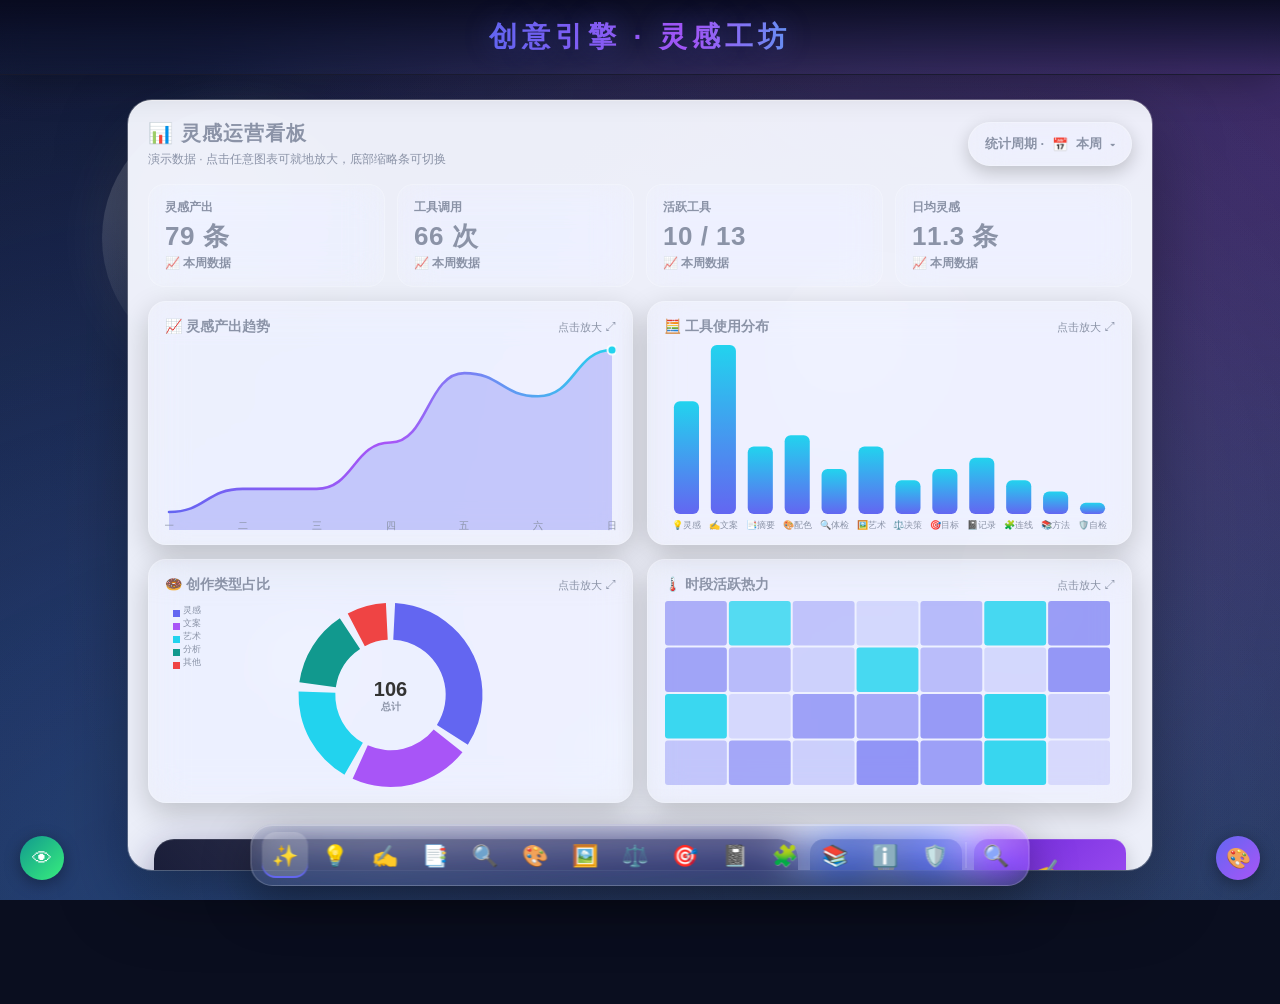
<file: index.html>
﻿<!DOCTYPE html>
<html lang="zh-CN">
<head>
    <meta charset="UTF-8">
    <meta name="viewport" content="width=device-width, initial-scale=1.0">
    <title>创意引擎·灵感工坊——优质创作工具箱</title>
    <link rel="icon" href="favicon.ico" sizes="any">
    <link rel="icon" href="favicon.svg" type="image/svg+xml">
    <link rel="apple-touch-icon" href="favicon-48.png">
    <link rel="canonical" href="https://bishihuihuang.github.io/creativity/index.html">
    <style>
        /* ========== 全局重置 ========== */
        *, *::before, *::after { box-sizing: border-box; margin: 0; padding: 0; }
        body {
            font-family: "Segoe UI", "PingFang SC", "Microsoft YaHei", Arial, sans-serif;
            min-height: 100vh;
            background: var(--bg);
            color: #fff;
            overflow-x: hidden;
            position: relative;
        }

        /* ========== 背景流光层（20秒无缝循环） ========== */
        .bg-animation { position: fixed; top: 0; left: 0; width: 100%; height: 100%; z-index: 0; overflow: hidden; pointer-events: none; }
        .bg-flow-1 {
            position: absolute; top: -100%; left: -100%; width: 300%; height: 300%;
            background: var(--flow-grad);
            background-size: 400% 400%;
            animation: flowGradient 20s ease-in-out infinite;
            will-change: background-position;
        }
        .bg-flow-2 {
            position: absolute; top: -60%; left: -40%; width: 220%; height: 220%;
            background: radial-gradient(ellipse at 30% 70%, rgba(99,102,241,.30), transparent 50%),
                radial-gradient(ellipse at 65% 35%, rgba(168,85,247,.26), transparent 45%),
                radial-gradient(ellipse at 80% 80%, rgba(34,211,238,.20), transparent 40%);
            animation: flowDrift 20s ease-in-out infinite alternate;
            will-change: transform;
        }
        .bg-flow-3 {
            position: absolute; top: -30%; left: -20%; width: 180%; height: 180%;
            background: radial-gradient(circle at 50% 50%, rgba(255,255,255,.10), transparent 60%),
                radial-gradient(circle at 20% 80%, rgba(34,211,238,.16), transparent 50%);
            animation: flowRotate 20s linear infinite;
            will-change: transform;
        }
        @keyframes flowGradient { 0% { background-position: 0% 50%; } 50% { background-position: 100% 50%; } 100% { background-position: 0% 50%; } }
        @keyframes flowDrift { 0% { transform: translate(0,0) scale(1) rotate(0deg); } 50% { transform: translate(3%,-4%) scale(1.05) rotate(5deg); } 100% { transform: translate(-2%,3%) scale(.97) rotate(-5deg); } }
        @keyframes flowRotate { 0% { transform: rotate(0deg) scale(1); } 50% { transform: rotate(180deg) scale(1.08); } 100% { transform: rotate(360deg) scale(1); } }

        /* ========== 悬浮球 ========== */
        .orb {
            position: absolute; border-radius: 50%;
            background: radial-gradient(circle at 35% 35%, rgba(255,255,255,.3), rgba(255,255,255,.1) 50%, transparent 70%);
            box-shadow: 0 0 60px rgba(255,255,255,.08), inset 0 0 30px rgba(255,255,255,.04);
            pointer-events: none; will-change: transform, opacity;
        }
        .orb-1 { width: 260px; height: 260px; top: 12%; left: 8%; animation: orbFloatA 18s ease-in-out infinite, orbSpin 40s linear infinite; }
        .orb-2 { width: 160px; height: 160px; top: 55%; left: 75%; animation: orbFloatB 22s ease-in-out infinite, orbSpin 55s linear infinite; }
        .orb-3 { width: 110px; height: 110px; top: 68%; left: 20%; animation: orbFloatA 16s ease-in-out infinite reverse, orbSpin 35s linear infinite; }
        .orb-4 { width: 220px; height: 220px; top: 28%; left: 60%; animation: orbFloatB 20s ease-in-out infinite reverse, orbSpin 50s linear infinite; }
        .orb-5 { width: 80px; height: 80px; top: 80%; left: 45%; animation: orbFloatA 14s ease-in-out infinite, orbSpin 30s linear infinite; }
        @keyframes orbFloatA {
            0% { transform: translate(0,0) scale(1); opacity: .6; }
            30% { transform: translate(18px,-22px) scale(1.04); opacity: .8; }
            60% { transform: translate(-12px,10px) scale(.96); opacity: .5; }
            100% { transform: translate(0,0) scale(1); opacity: .6; }
        }
        @keyframes orbFloatB {
            0% { transform: translate(0,0) scale(1); opacity: .5; }
            35% { transform: translate(-20px,12px) scale(1.06); opacity: .7; }
            70% { transform: translate(14px,-15px) scale(.94); opacity: .4; }
            100% { transform: translate(0,0) scale(1); opacity: .5; }
        }
        @keyframes orbSpin { to { transform: rotate(360deg); } }

        /* ========== 头部 ========== */
        header {
            position: fixed; top: 0; left: 0; width: 100%; z-index: 1000; text-align: center;
            padding: 18px 20px;
            background: linear-gradient(180deg, rgba(8,10,30,.9), rgba(10,14,39,.5), transparent);
            backdrop-filter: blur(14px); -webkit-backdrop-filter: blur(14px);
            border-bottom: 1px solid rgba(255,255,255,.06);
            box-shadow: 0 4px 40px rgba(0,0,0,.3);
        }
        header h1 {
            font-size: 28px; font-weight: 900; letter-spacing: 5px;
            background: linear-gradient(90deg, #6366f1, #a855f7, #22d3ee, #6366f1);
            background-size: 200% 100%;
            -webkit-background-clip: text; -webkit-text-fill-color: transparent;
            background-clip: text;
            animation: textShine 3s linear infinite;
            display: inline-block;
            text-shadow: 0 0 30px rgba(99,102,241,.3);
        }
        @keyframes textShine { 0% { background-position: 0% 50%; } 100% { background-position: 200% 50%; } }

        /* ========== 主体 ========== */
        main {
            padding-top: 100px; position: relative; z-index: 10; min-height: 100vh;
            display: flex; justify-content: center; align-items: flex-start; padding-bottom: 50px;
        }
        .container {
            width: 80%; max-width: 1440px;
            background: var(--card);
            border-radius: 24px;
            box-shadow: 0 25px 70px rgba(0,0,0,.35), 0 0 0 1px rgba(255,255,255,.3), inset 0 1px 0 rgba(255,255,255,.6);
            max-height: calc(100vh - 130px);
            overflow-y: auto;
            padding: 20px;
            scroll-behavior: smooth;
        }
        .container::-webkit-scrollbar { width: 10px; }
        .container::-webkit-scrollbar-track { background: rgba(0,0,0,.04); border-radius: 12px; }
        .container::-webkit-scrollbar-thumb { background: var(--scroll-thumb); border-radius: 12px; border: 2px solid rgba(255,255,255,.4); }

        /* ========== 网格布局（6列） ========== */
        .grid { display: grid; grid-template-columns: repeat(6, 1fr); gap: 12px; padding: 6px; }
        @supports not (display: grid) {
            .grid { display: flex; flex-wrap: wrap; gap: 12px; }
            .title-area { flex: 1 1 100%; min-height: 100px; }
            .tool-box { flex: 1 1 calc(16.66% - 12px); min-width: 120px; }
        }

        /* ========== 标题区域（前2行前4列） ========== */
        .title-area {
            grid-column: 1 / 5; grid-row: 1 / 3;
            display: flex; flex-direction: column; align-items: center; justify-content: center;
            background: linear-gradient(135deg, #101430, #1a1a4e, #3b1d78, #1a1a4e);
            background-size: 300% 300%;
            border-radius: 20px;
            box-shadow: 0 12px 40px rgba(20,15,80,.45), inset 0 1px 0 rgba(255,255,255,.12);
            position: relative; overflow: hidden; cursor: default;
            transition: transform .4s cubic-bezier(.34,1.56,.64,1), box-shadow .4s ease;
            padding: 16px;
        }
        .title-area:hover { transform: translateY(-6px) scale(1.01); box-shadow: 0 18px 60px rgba(30,25,100,.5), 0 0 50px rgba(99,102,241,.25); }
        .title-area h2 {
            font-size: 40px; font-weight: 900; text-align: center; line-height: 1.3;
            letter-spacing: 5px;
            background: linear-gradient(90deg, #6366f1, #ffffff, #22d3ee, #6366f1);
            background-size: 300% 100%;
            -webkit-background-clip: text; -webkit-text-fill-color: transparent;
            background-clip: text;
            animation: titleShine 4s ease-in-out infinite;
        }
        .title-area .tagline { color: rgba(255,255,255,.75); font-size: 13px; letter-spacing: 3px; margin-top: 6px; }
        .title-area .stats { display: flex; gap: 8px; margin-top: 12px; flex-wrap: wrap; justify-content: center; }
        .title-area .stat-chip {
            padding: 6px 12px; border-radius: 999px; font-size: 12px; color: #fff;
            background: rgba(255,255,255,.12); border: 1px solid rgba(255,255,255,.25);
            backdrop-filter: blur(6px);
        }
        .title-area::before {
            content: ''; position: absolute; top: -50%; left: -50%; width: 200%; height: 200%;
            background: linear-gradient(45deg, transparent 30%, rgba(255,255,255,.12) 50%, transparent 70%);
            animation: titleSweep 5s ease-in-out infinite;
        }
        @keyframes titleShine { 0%,100% { background-position: 0% 50%; } 50% { background-position: 100% 50%; } }
        @keyframes titleSweep { 0% { transform: translateX(-60%) rotate(0deg); } 100% { transform: translateX(60%) rotate(0deg); } }

        /* ========== 工具框 ========== */
        .tool-box {
            position: relative; display: flex; flex-direction: column; align-items: center; justify-content: center;
            min-height: 112px; height: 112px; border-radius: 14px; padding: 12px 8px;
            text-decoration: none; color: #fff; font-size: 14px; font-weight: 600; letter-spacing: 1px;
            box-shadow: 0 6px 20px rgba(0,0,0,.18), inset 0 1px 0 rgba(255,255,255,.15);
            transition: transform .35s cubic-bezier(.34,1.56,.64,1), box-shadow .35s ease;
            cursor: pointer; will-change: transform; overflow: hidden; isolation: isolate;
        }
        .tool-box::before {
            content: ''; position: absolute; top: -80%; left: -80%; width: 260%; height: 260%;
            background: linear-gradient(45deg, transparent 40%, rgba(255,255,255,.18) 50%, transparent 60%);
            transform: rotate(45deg) translateX(-100%);
            transition: transform .6s ease; z-index: 0;
        }
        .tool-box:hover { transform: translateY(-8px) scale(1.02); box-shadow: 0 14px 35px rgba(0,0,0,.25), 0 0 40px rgba(120,150,255,.2); }
        .tool-box:hover::before { transform: rotate(45deg) translateX(100%); }
        .tool-box:active { transform: translateY(-2px) scale(.94); box-shadow: 0 4px 12px rgba(0,0,0,.2); transition-duration: .1s; }
        .color-0 { background: linear-gradient(135deg, #1e3a8a, #6366f1); }
        .color-1 { background: linear-gradient(135deg, #6d28d9, #a855f7); }
        .color-2 { background: linear-gradient(135deg, #0f766e, #22d3ee); }
        .color-3 { background: linear-gradient(135deg, #b45309, #fbbf24); }
        .color-4 { background: linear-gradient(135deg, #be123c, #fb7185); }
        .tool-box .tool-icon { font-size: 24px; line-height: 1; margin-bottom: 6px; position: relative; z-index: 2; display: block; }
        .tool-box .tool-icon:empty { display: none; }
        .tool-box .tool-title {
            position: relative; z-index: 2; display: flex; align-items: center; justify-content: center;
            width: 100%; text-align: center; line-height: 1.4; font-size: 14px;
            text-shadow: 0 2px 6px rgba(0,0,0,.2); word-break: normal; overflow-wrap: anywhere;
            min-height: 2.8em;
        }
        .tool-box .tooltip {
            position: absolute; bottom: calc(100% + 10px); left: 50%;
            transform: translateX(-50%) translateY(8px) scale(.9);
            background: rgba(15,18,40,.95); color: #fff; padding: 8px 14px; border-radius: 12px;
            font-size: 12px; line-height: 1.4; white-space: nowrap;
            box-shadow: 0 8px 30px rgba(0,0,0,.4), 0 0 0 1px rgba(255,255,255,.1);
            pointer-events: none; opacity: 0; visibility: hidden;
            transition: opacity .3s ease, transform .3s ease, visibility .3s; z-index: 9999;
        }
        .tool-box .tooltip::after {
            content: ''; position: absolute; top: 100%; left: 50%; transform: translateX(-50%);
            border: 6px solid transparent; border-top-color: rgba(15,18,40,.95);
        }
        .tool-box:hover .tooltip { opacity: 1; visibility: visible; transform: translateX(-50%) translateY(0) scale(1); }

        /* ========== 跳转覆盖层 ========== */
        .overlay {
            position: fixed; top: 0; left: 0; width: 100%; height: 100%; z-index: 999999;
            display: flex; align-items: center; justify-content: center;
            background: rgba(8,10,25,.72); backdrop-filter: blur(18px); -webkit-backdrop-filter: blur(18px);
            opacity: 0; visibility: hidden; transition: opacity .4s ease, visibility .4s ease; pointer-events: none;
        }
        .overlay.active { opacity: 1; visibility: visible; pointer-events: auto; }
        .loader-wrap { position: relative; width: 180px; height: 180px; display: flex; align-items: center; justify-content: center; }
        .loader-ring {
            position: absolute; top: 0; left: 0; width: 100%; height: 100%; border-radius: 50%;
            border: 3px solid rgba(255,255,255,.1); border-top-color: #6366f1; border-right-color: #22d3ee;
            animation: ringSpin .8s linear infinite; box-sizing: border-box;
        }
        .loader-ring::before {
            content: ''; position: absolute; top: 12px; left: 12px; right: 12px; bottom: 12px; border-radius: 50%;
            border: 2px solid transparent; border-bottom-color: #a855f7; border-left-color: #6366f1;
            animation: ringSpin 1.4s linear infinite reverse;
        }
        .loader-ring::after {
            content: ''; position: absolute; top: 28px; left: 28px; right: 28px; bottom: 28px; border-radius: 50%;
            border: 1px solid transparent; border-top-color: #fb7185; border-right-color: #22d3ee;
            animation: ringSpin 2s linear infinite;
        }
        .loader-text {
            position: relative; z-index: 5; font-size: 24px; font-weight: 900; letter-spacing: 4px;
            background: linear-gradient(90deg, #6366f1, #a855f7, #6366f1);
            background-size: 200% 100%;
            -webkit-background-clip: text; -webkit-text-fill-color: transparent; background-clip: text;
            animation: textShine 1.5s linear infinite;
        }
        @keyframes ringSpin { to { transform: rotate(360deg); } }

        /* ========== 响应式 ========== */
        @media (max-width: 1024px) {
            .container { width: 92%; padding: 14px; }
            .grid { grid-template-columns: repeat(4, 1fr); gap: 10px; }
            .title-area { grid-column: 1 / -1; grid-row: auto; min-height: 130px; }
            .title-area h2 { font-size: 30px; letter-spacing: 3px; }
        }
        @media (max-width: 768px) {
            header { padding: 14px 16px; }
            header h1 { font-size: 20px; letter-spacing: 2px; }
            main { padding-top: 80px; }
            .container { width: 94%; max-width: 100%; padding: 12px; max-height: none; border-radius: 18px; }
            .grid { grid-template-columns: repeat(3, 1fr); gap: 8px; padding: 4px; }
            .title-area { grid-column: 1 / -1; grid-row: auto; min-height: 110px; border-radius: 16px; }
            .title-area h2 { font-size: 24px; letter-spacing: 2px; }
            .tool-box { min-height: 96px; height: auto; padding: 10px 6px; border-radius: 12px; }
            .tool-box .tool-icon { font-size: 22px; margin-bottom: 4px; }
            .tool-box .tool-title { font-size: 12px; line-height: 1.35; min-height: auto; letter-spacing: .5px; }
            .tool-box .tooltip { display: none; }
        }
        @media (max-width: 480px) {
            header h1 { font-size: 18px; letter-spacing: 1px; }
            .container { width: 96%; padding: 10px; }
            .grid { grid-template-columns: repeat(2, 1fr); gap: 8px; }
            .title-area { min-height: 100px; }
            .title-area h2 { font-size: 21px; letter-spacing: 1px; }
            .tool-box { min-height: 100px; padding: 12px 8px; }
            .tool-box .tool-icon { font-size: 24px; }
            .tool-box .tool-title { font-size: 13px; line-height: 1.4; }
        }
        @supports not (display: grid) {
            .grid { display: flex; flex-wrap: wrap; gap: 12px; }
            .title-area { flex: 1 1 100%; min-height: 100px; }
            .tool-box { flex: 1 1 calc(16.66% - 12px); min-width: 120px; }
            @media (max-width: 768px) { .tool-box { flex: 1 1 calc(33.33% - 8px); min-width: 0; } }
            @media (max-width: 480px) { .tool-box { flex: 1 1 calc(50% - 8px); } }
        }
    </style>

    <link rel="stylesheet" href="common.css">
    <script src="theme-init.js"></script>

    <!-- PWA支持 -->
    <link rel="manifest" href="manifest.json">
    <meta name="theme-color" content="#6366f1">
    <meta name="apple-mobile-web-app-capable" content="yes">
    <meta name="apple-mobile-web-app-status-bar-style" content="black-translucent">
    <meta name="apple-mobile-web-app-title" content="创意引擎">
    <meta name="mobile-web-app-capable" content="yes">

    <!-- SEO/分享元信息 -->
    <meta name="description" content="创意引擎——为灵感而生的创作工具箱｜点子生成、文案、摘要、配色、生成艺术等 12 个工具">
    <meta property="og:title" content="创意引擎·灵感工坊">
    <meta property="og:description" content="创意引擎——为灵感而生的创作工具箱｜点子生成、文案、摘要、配色、生成艺术等 12 个工具">
    <meta property="og:type" content="website">
    <meta property="og:site_name" content="创意引擎">
    <meta property="og:url" content="https://bishihuihuang.github.io/creativity/index.html">

    <script defer src="common.js"></script>
    <script defer src="theme.js"></script>
    <script defer src="cy-features.js"></script>
    <script defer src="cy-dashboard.js"></script>
</head>
<body>

    <!-- 背景流光层 -->
    <div class="bg-animation">
        <div class="bg-flow-1"></div>
        <div class="bg-flow-2"></div>
        <div class="bg-flow-3"></div>
        <div class="orb orb-1"></div>
        <div class="orb orb-2"></div>
        <div class="orb orb-3"></div>
        <div class="orb orb-4"></div>
        <div class="orb orb-5"></div>
    </div>

    <!-- 头部 -->
    <header>
        <h1>创意引擎 · 灵感工坊</h1>
    </header>

    <!-- 主体内容 -->
    <main>
        <div class="container">
            <!-- 灵感运营看板：承载「水滴分裂筛选」与「图表就地放大」 -->
            <section id="cyDash" class="cy-dash">
                <div class="cy-dash-head">
                    <div class="cy-dash-title">📊 灵感运营看板
                        <small>演示数据 · 点击任意图表可就地放大，底部缩略条可切换</small>
                    </div>
                    <div id="cyDrip"></div>
                </div>
                <div class="cy-metrics" id="cyMetrics"></div>
                <div class="cy-dash-grid" id="cyDashGrid"></div>
            </section>
            <div class="grid" id="grid"></div>
        </div>
    </main>

    <!-- 跳转覆盖层 -->
    <div class="overlay" id="overlay">
        <div class="loader-wrap">
            <div class="loader-ring"></div>
            <div class="loader-text">灵感迸发～</div>
        </div>
    </div>

    <script>
        /* ========== 工具配置（单一来源） ========== */
        const toolsConfig = [
            { title: '💡 灵感火花', desc: '组合式创意点子生成器：8 大领域、数千种组合，专治灵感枯竭', link: '1.html', icon: '💡' },
            { title: '✍️ 文案工坊', desc: '品牌标语 / 广告标题 / 社交金句 / 祝福文案，5 种模式一键产出', link: '2.html', icon: '✍️' },
            { title: '📑 摘要萃取', desc: '抽取式智能摘要：自动提炼长文核心句与关键词', link: '3.html', icon: '📑' },
            { title: '🔍 文本体检', desc: '字数 / 词频 / 词云 / 阅读时长 / 情感倾向，全方位文本分析', link: '4.html', icon: '🔍' },
            { title: '🎨 配色灵感', desc: '6 种配色算法 + WCAG 对比度检查，灵感配色一键带走', link: '5.html', icon: '🎨' },
            { title: '🖼️ 生成艺术', desc: '流场 / 分形 / 粒子等 6 种代码画布，生成独一无二的艺术图', link: '6.html', icon: '🖼️' },
            { title: '⚖️ 决策矩阵', desc: '加权打分 + 敏感性分析，让选择不再凭感觉', link: '7.html', icon: '⚖️' },
            { title: '🎯 目标拆解', desc: 'SMART 体检 + 里程碑自动规划 + 甘特图可视化', link: '8.html', icon: '🎯' },
            { title: '📓 灵感记录本', desc: '想法速记 / 标签管理 / 搜索 / 导入导出，灵感不流失', link: '9.html', icon: '📓' },
            { title: '🧩 创意连线', desc: '随机词汇强制连接训练，练出天马行空的联想力', link: '10.html', icon: '🧩' },
            { title: '📚 创作方法库', desc: '头脑风暴 / SCAMPER / 六顶思考帽，交互式创作方法论', link: '11.html', icon: '📚' },
            { title: 'ℹ️ 关于与更新', desc: '项目说明 / 更新日志 / 每日签到 / 使用统计', link: '12.html', icon: 'ℹ️' },
            { title: '🛡️ 全站自检', desc: '一键体检全站状态：存储 / 离线 / 页面可达性', link: 'verify.html', icon: '🛡️' }
        ];

        /* 纯本地页面，无需域名规范化 */
        function normalizeLink(link) {
            if (!link) return '#';
            if (/^www\./i.test(link)) return 'https://' + link;
            return link;
        }

        /* ========== 创建工具框 ========== */
        function createToolBox(index) {
            const a = document.createElement('a');
            a.className = 'tool-box color-' + (index % 5);
            a.dataset.index = index;

            const config = toolsConfig[index];

            const iconSpan = document.createElement('span');
            iconSpan.className = 'tool-icon';

            const titleSpan = document.createElement('span');
            titleSpan.className = 'tool-title';

            const tooltipSpan = document.createElement('span');
            tooltipSpan.className = 'tooltip';

            if (config && config.title) {
                iconSpan.textContent = config.icon || '';
                var titleText = config.title;
                var lastDashIdx = titleText.lastIndexOf(' ');
                if (lastDashIdx !== -1 && lastDashIdx + 1 < titleText.length) {
                    titleSpan.innerHTML = titleText.substring(0, lastDashIdx + 1) + '<br class="mobile-break">' + titleText.substring(lastDashIdx + 1);
                } else {
                    titleSpan.textContent = titleText;
                }
                tooltipSpan.textContent = config.desc || '点我试试～';
                a.href = normalizeLink(config.link);
                a.setAttribute('aria-label', config.title + (config.desc ? ' - ' + config.desc : ''));
                a.setAttribute('title', config.desc || config.title);
            } else {
                iconSpan.textContent = '';
                titleSpan.textContent = '敬请期待～';
                tooltipSpan.textContent = '敬请期待～';
                a.href = '#';
                a.setAttribute('aria-label', '敬请期待～');
                a.setAttribute('title', '敬请期待～');
            }

            a.appendChild(iconSpan);
            a.appendChild(titleSpan);
            a.appendChild(tooltipSpan);

            a.addEventListener('click', function (event) {
                event.preventDefault();
                const url = (config && config.link) ? config.link : '';
                showLoadingOverlay(url);
            });

            return a;
        }

        /* ========== 渲染工具网格 ========== */
        function renderTools() {
            const grid = document.getElementById('grid');
            grid.innerHTML = '';

            const titleArea = document.createElement('div');
            titleArea.className = 'title-area';
            titleArea.innerHTML = '<h2>创意引擎<br class="mobile-break">灵感工坊</h2>' +
                '<div class="tagline">为灵感而生的创作工具箱</div>' +
                '<div class="stats" id="heroStats"></div>';
            grid.appendChild(titleArea);

            renderHeroStats();

            for (let i = 0; i < toolsConfig.length; i++) {
                grid.appendChild(createToolBox(i));
            }
        }

        /* ========== 英雄区动态统计 ========== */
        function renderHeroStats() {
            const box = document.getElementById('heroStats');
            if (!box) return;
            let today = 0, streak = 0, ach = 0;
            try {
                if (window.CY && CY.activity) { today = CY.activity.todayCount(); streak = CY.activity.streakDays(); }
                ach = (CY.getUnlocked ? CY.getUnlocked() : []).length;
            } catch (err) {}
            box.innerHTML =
                '<span class="stat-chip">🔥 今日灵感 ' + today + '</span>' +
                '<span class="stat-chip">📅 连续活跃 ' + streak + ' 天</span>' +
                '<span class="stat-chip">🏆 已点亮 ' + ach + ' / ' + (window.CY && CY.ACHIEVEMENTS ? CY.ACHIEVEMENTS.length : 12) + ' 徽章</span>';
        }

        /* ========== 跳转覆盖层 ========== */
        let overlayTimer = null;
        function showLoadingOverlay(url) {
            const overlay = document.getElementById('overlay');
            overlay.classList.add('active');
            if (overlayTimer) clearTimeout(overlayTimer);
            overlayTimer = setTimeout(() => {
                overlay.classList.remove('active');
                if (!url || url === '#') return;
                const target = normalizeLink(url);
                window.location.href = target;
            }, 900);
        }

        document.addEventListener('DOMContentLoaded', function () {
            renderTools();
            /* 工具卡是此刻才渲染出来的，common.js 的 boot 跑在前面，这里补挂跟随柔光 */
            if (window.CY && CY.glass && CY.glass.enableTilt) {
                CY.glass.enableTilt('.tool-box', { maxTilt: 7, lift: 8, zoom: 1.02 });
            }
            window.refreshTools = function (newConfig) {
                if (newConfig && Array.isArray(newConfig)) {
                    toolsConfig.length = 0;
                    toolsConfig.push(...newConfig);
                }
                renderTools();
            };
        });

        /* 公共函数挂到 window，供调试/后续扩展 */
        if (!('normalizeLink' in window)) window.normalizeLink = normalizeLink;
        if (!('createToolBox' in window)) window.createToolBox = createToolBox;
        if (!('renderTools' in window)) window.renderTools = renderTools;
        if (!('showLoadingOverlay' in window)) window.showLoadingOverlay = showLoadingOverlay;
    </script>

</body>
</html>
</file>
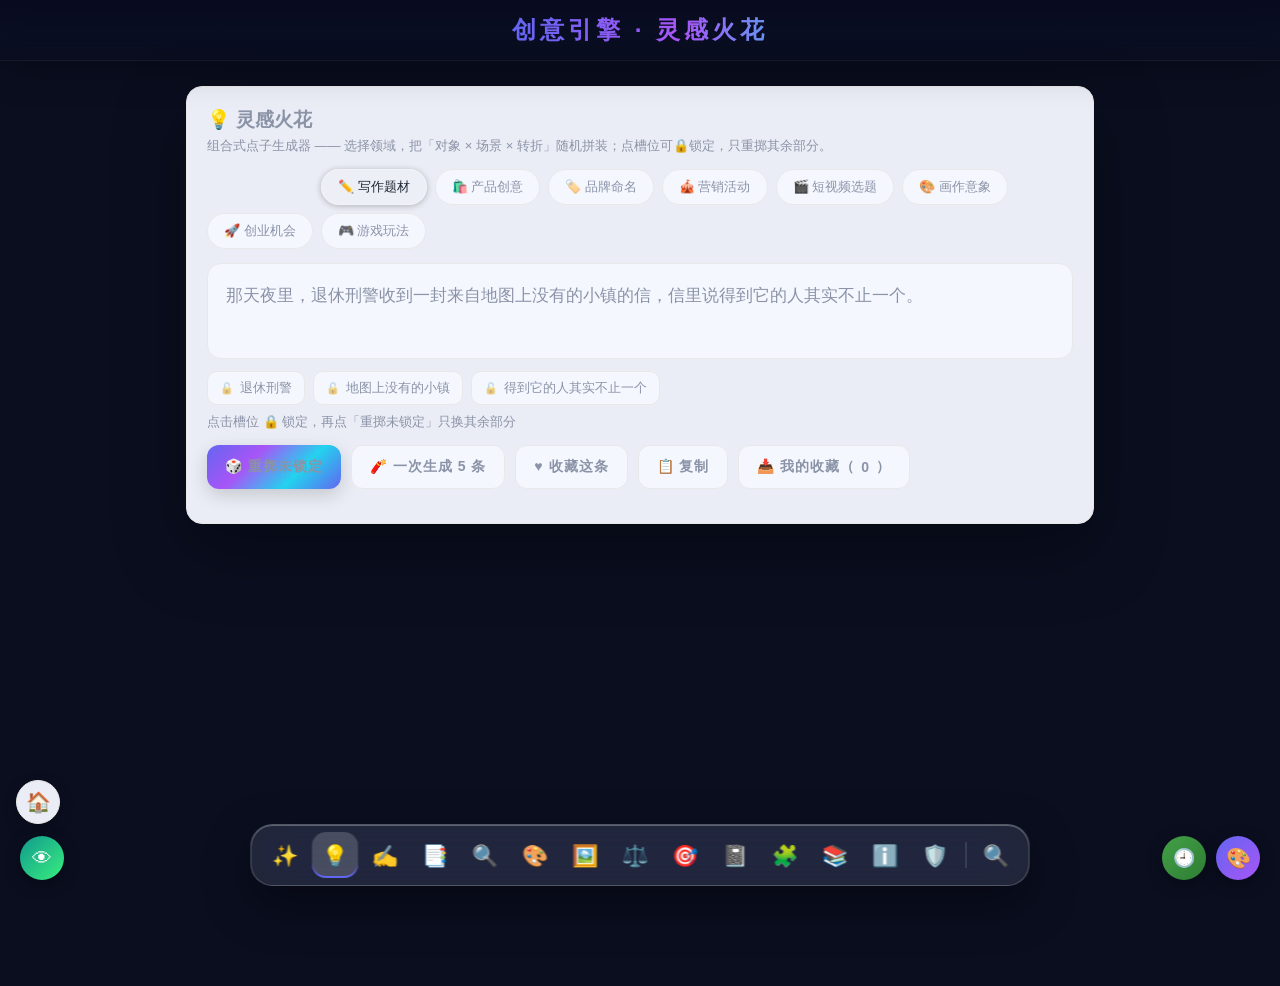
<file: 1.html>
﻿<!DOCTYPE html>
<html lang="zh-CN">
<head>
    <meta charset="UTF-8">
    <meta name="viewport" content="width=device-width, initial-scale=1.0">
    <title>灵感火花·创意点子生成器｜创意引擎</title>
    <link rel="icon" href="favicon.ico" sizes="any">
    <link rel="icon" href="favicon.svg" type="image/svg+xml">
    <link rel="apple-touch-icon" href="favicon-48.png">
    <link rel="canonical" href="https://bishihuihuang.github.io/creativity/1.html">
    <style>
        .slot-chips { display: flex; flex-wrap: wrap; gap: 8px; margin-top: 12px; }
        .slot-chip {
            padding: 7px 12px; border-radius: 10px; font-size: 13px; cursor: pointer;
            background: var(--zl-card-2); border: 1px solid var(--zl-border); color: var(--zl-text);
            transition: all .2s; user-select: none; display: inline-flex; align-items: center; gap: 6px;
        }
        .slot-chip:hover { border-color: var(--zl-accent); }
        .slot-chip .lk { font-size: 11px; opacity: .55; }
        .slot-chip.locked { border-style: dashed; border-color: var(--zl-accent); background: var(--zl-accent); color: var(--zl-btn-text); }
        .idea-main {
            font-size: 17px; line-height: 1.9; color: var(--zl-text);
            background: var(--zl-card-2); border: 1px solid var(--zl-border);
            border-radius: 14px; padding: 16px 18px; margin-bottom: 8px;
            min-height: 96px;
        }
        .gen-list { display: flex; flex-direction: column; gap: 8px; margin-top: 14px; }
        .gen-item {
            background: var(--zl-card-2); border: 1px solid var(--zl-border); border-radius: 12px;
            padding: 12px 14px; font-size: 14px; line-height: 1.8; color: var(--zl-text);
            display: flex; gap: 10px; align-items: flex-start;
        }
        .gen-item .txt { flex: 1; }
        .tag-pill { font-size: 11px; padding: 2px 8px; border-radius: 999px; background: var(--zl-accent); color: var(--zl-btn-text); margin-right: 6px; }
    </style>

    <link rel="stylesheet" href="common.css">
    <script src="theme-init.js"></script>
    <link rel="manifest" href="manifest.json">
    <meta name="theme-color" content="#6366f1">
    <meta name="apple-mobile-web-app-capable" content="yes">
    <meta name="apple-mobile-web-app-status-bar-style" content="black-translucent">
    <meta name="apple-mobile-web-app-title" content="创意引擎">
    <meta name="description" content="组合式创意点子生成器：写作题材、产品创意、品牌命名、营销活动等 8 大领域，数千种组合，专治灵感枯竭。">
    <link rel="stylesheet" href="common.css">
    <script defer src="common.js"></script>
    <script defer src="theme.js"></script>
    <script defer src="cy-features.js"></script>
</head>
<body>

    <div class="bg-animation">
        <div class="bg-flow-1"></div>
        <div class="bg-flow-2"></div>
        <div class="bg-flow-3"></div>
    </div>

    <header class="cy-shell">
        <h1>创意引擎 · 灵感火花</h1>
    </header>

    <main class="cy-page">
        <div class="cy-card">
            <h2>💡 灵感火花</h2>
            <div class="sub">组合式点子生成器 —— 选择领域，把「对象 × 场景 × 转折」随机拼装；点槽位可🔒锁定，只重掷其余部分。</div>
            <div class="cy-tab-row" id="catRow"></div>
            <div id="ideaBox"></div>
            <div class="cy-toolbar">
                <button class="cy-btn" id="btnReroll">🎲 重掷未锁定</button>
                <button class="cy-btn cy-btn-ghost" id="btnBatch">🧨 一次生成 5 条</button>
                <button class="cy-btn cy-btn-ghost" id="btnFav">♥ 收藏这条</button>
                <button class="cy-btn cy-btn-ghost" id="btnCopy">📋 复制</button>
                <button class="cy-btn cy-btn-ghost" id="btnShowFav">📥 我的收藏（<span id="favCount">0</span>）</button>
            </div>
            <div id="batchList" class="gen-list"></div>
        </div>
    </main>

    <script>
    /* ========== 领域数据：模板 + 槽位词池 ========== */
    const CATS = [
        { id: 'write', name: '✏️ 写作题材', templates: [
            '一个{role}在{scene}中意外获得{power}，却发现{twist}。',
            '那天夜里，{role}收到一封来自{place}的信，信里说{twist}。',
            '{role}决定离开{place}，只带上一件{obj}，踏上了{quest}。',
            '如果{power}是真的，{role}的第一个念头却是{twist}。'
        ], slots: {
            role: ['退休刑警', '失眠的图书管理员', '外卖骑手', '失忆的歌手', '会讲方言的AI助手', '少年画家', '菜市场鱼贩', '辞职的程序员', '养老院护士', '古董钟表匠'],
            scene: ['深夜图书馆', '末班地铁', '台风夜的便利店', '废弃游乐园', '山顶天文台', '凌晨的菜市场', '旧城区的理发店', '下雪的火车站', '海底隧道', '八十年代录像厅'],
            power: ['能听见物品的记忆', '看见他人十年后的模样', '与植物交谈', '让时间暂停十秒', '听懂动物的牢骚', '把梦境写进现实', '闻到未来的气味', '让任何门通向想去的方向'],
            twist: ['这份能力来自一次失败的实验', '使用代价是失去一段记忆', '早被某个神秘组织盯上', '它悄然改变了一桩旧案的结局', '得到它的人其实不止一个', '发现这一切只是个铺垫', '能力开始反噬日常生活'],
            place: ['从未寄达的地址', '一百年前的老宅', '地图上没有的小镇', '海边的灯塔', '废弃的钟楼', '云端之上的邮局', '巷子尽头的旧书店', '一艘搁浅的船'],
            obj: ['老怀表', '半张照片', '生锈的钥匙', '发黄的日记本', '一截粉笔', '旧口琴', '褪色的车票', '一盆快枯的花'],
            quest: ['寻找失散多年的亲人', '解开一桩连环谜题', '抵达传说中的地方', '送一件遗物回家', '写完外婆没写完的故事', '给全城的人道歉', '找回被偷走的影子']
        } },
        { id: 'product', name: '🛍️ 产品创意', templates: [
            '为{user}设计一款{obj}，核心功能是{func}，应用在{scene}。',
            '把{obj}与{other}结合，解决「{pain}」这个痛点，目标人群是{user}。',
            '一款面向{user}的{obj}，最大的卖点是{func}，售价不超过{price}。',
            '重新设计{obj}：外观{style}，内里{func}，让{user}在{scene}更轻松。'
        ], slots: {
            user: ['独居老人', '熬夜学生', '新手父母', '通勤族', '猫奴', '旅行者', '健身党', '自由职业者', '小学生家长', '露营爱好者'],
            obj: ['水杯', '背包', '台灯', '日历', '蓝牙音箱', '雨伞', '键盘', '宠物窝', '行李箱', '床头柜'],
            other: ['冰箱', '吉他', '书架', '时钟', '镜子', '灯泡', '钥匙', '眼镜', '气球', '花盆'],
            func: ['自动消毒', '语音陪伴', '模块化拼接', '太阳能充电', '情绪感知变色', '定位防丢', '一键收纳', '静音降噪', '记忆回放', '手势操控'],
            scene: ['通勤路上', '深夜加班', '出差旅行', '居家健身', '周末露营', '厨房做饭', '哄娃入睡', '书房写作', '雨天出行', '长途自驾'],
            pain: ['东西总丢', '睡眠不好', '社交尴尬', '拖延成瘾', '收纳困难', '忘记吃药', '怕黑失眠', '手机依赖', '点外卖选择困难', '记不住纪念日'],
            price: ['99 元以内', '两百元档', '一杯奶茶钱', '一个月的饭钱', '千元以内', '9 块 9 包邮'],
            style: ['极简纯白', '复古黄铜', '半透明磨砂', '圆润马卡龙', '硬朗机甲', '原木质感']
        } },
        { id: 'brand', name: '🏷️ 品牌命名', templates: [
            '为{cat}品牌取一个「{style}」风格的名字，围绕字根「{root}」，传递{emotion}。',
            '帮一家{cat}店起名：要{style}、好记，最好带「{root}」字，让人感到{emotion}。',
            '新品牌要做{cat}，slogan 想传达{emotion}，名字希望是「{style}」路线，可以谐音「{root}」。'
        ], slots: {
            cat: ['新中式茶饮', '轻护肤', '家庭健身', '智能家居', '宠物用品', '数码配件', '独立书店', '烘焙咖啡', '户外装备', '香薰蜡烛'],
            style: ['东方意蕴', '科技未来感', '温暖治愈', '硬核力量', '文艺清新', '极简抽象', '复古港风', '自然森系'],
            root: ['山', '川', '星', '月', '云', '光', '木', '舟', '焰', '澜', '屿', '晴'],
            emotion: ['宁静', '活力', '高级感', '治愈', '自由', '可靠', '仪式感', '松弛感']
        } },
        { id: 'marketing', name: '🎪 营销活动', templates: [
            '为{industry}策划一场{theme}活动，用{game}做主力玩法，用{hook}引流，预算控制在{budget}。',
            '{theme}到了，{industry}可以办一场「{game}」活动：进店即可{hook}，再配合{kicker}冲业绩。',
            '帮{industry}设计周末引流活动：主题{theme}，核心是{game}，用{hook}制造排队效应。'
        ], slots: {
            industry: ['奶茶店', '健身房', '独立书店', '美妆集合店', '宠物店', '精品咖啡', '花店', '数码店', '服装店', '甜品店'],
            game: ['集章打卡', '盲盒福袋', '老客召回', '组队拼单', '晒图返券', '快闪主题店', '会员日', '跨界联名', '二十四节气限定', '限时寻宝'],
            theme: ['毕业季', '开学季', '新年', '七夕', '店庆', '二十四节气', '夏日清凉', '冬日暖饮', '宠物友好日', '城市漫游'],
            hook: ['免费试吃', '限量徽章', '抽免单', '定制周边', '公益捐赠', '一元换购', '集章兑礼', '会员双倍积分'],
            budget: ['三百元以内', '千元以内', '三千元预算', '零预算靠流量'],
            kicker: ['朋友圈裂变', '本地博主打卡', '社群秒杀预告', '地推扫码', '电梯广告']
        } },
        { id: 'video', name: '🎬 短视频选题', templates: [
            '拍摄「{person}在{scene}完成一件事」，制造{conflict}，结尾带{twist}。',
            '{person}用{budget}预算在{scene}改造自己，中途遭遇{conflict}，结局{twist}。',
            '一条{person}的 Vlog：地点{scene}，任务是{pain}，难度来自{conflict}，最后{twist}。'
        ], slots: {
            person: ['新手爸妈', '独居女生', '健身教练', '程序员', '旅行博主', '手艺人', '退休大爷', '美术生', '美食摊主', '民宿老板'],
            scene: ['凌晨的厨房', '10 平出租屋', '山间民宿', '公司茶水间', '旧货市场', '地下车库', '城中村天台', '深夜烧烤摊', '图书馆角落', '雨后的公园'],
            conflict: ['预算只有 100 元', '三天内必须出片', '道具中途全坏了', '突然停电', '观众留言要求加更', '搭档临时放鸽子', '天气骤变', '被保安驱赶'],
            twist: ['结果出乎意料', '被路人神助攻', '发现隐藏彩蛋', '竟被官方转发', '一夜涨粉十万', '被迫改行', '原来都是梦境', '意外治愈了陌生人'],
            budget: ['50 元', '100 元', '一块钱', '零预算', '借来的 500 元'],
            pain: ['学会做饭', '整理房间', '减重五斤', '戒掉手机', '练习口语', '攒钱旅行', '修复老物件']
        } },
        { id: 'art', name: '🎨 画作意象', templates: [
            '画一幅{media}作品：{subject}立于{env}，传达{emotion}。',
            '用{media}表现「{subject} × {env}」，情绪关键词：{emotion}。',
            '命题创作：{subject}遇见{env}，媒介{media}，标题里带「{emotion}」。'
        ], slots: {
            media: ['水彩', '油画', '炭笔素描', '像素风', '水墨', '丙烯', '彩铅', '数字板绘'],
            subject: ['鲸鱼', '灯塔', '少女', '旧钟', '老树', '纸飞机', '猫', '城市剪影', '宇航员', '邮筒'],
            env: ['雾中', '极光下', '海底', '废墟', '云端', '雪夜', '黄昏街头', '星空下', '雨中巷口', '沙漠'],
            emotion: ['孤独', '希望', '静谧', '躁动', '怀旧', '自由', '释然', '期待']
        } },
        { id: 'startup', name: '🚀 创业机会', templates: [
            '针对{people}的{pain}，结合{resource}，用{model}模式做成一个轻项目。',
            '发现{people}在{scene}常为{pain}烦恼——如果利用{resource}做服务，走{model}路线，会怎样？',
            '一个面向{people}的小生意：切入{pain}，靠{resource}获客，盈利方式是{model}。'
        ], slots: {
            people: ['银发族', '独居青年', '新手宝妈', '宠物主', '自由职业者', '小镇青年', '大学生', '双职工家庭'],
            pain: ['没人陪着聊天', '不会做饭', '信息过载', '物品闲置', '技能焦虑', '出行不便', '整理收纳难', '节日送礼选择困难'],
            resource: ['社区闲置空间', '本地供应链', 'AI 工具', '二手平台', '邻里互助网络', '共享技能', '短视频流量', '校园社团'],
            model: ['订阅制', '拼团', '以旧换新', '会员制', '按次付费', '众筹预售', '佣金分成'],
            scene: ['社区', '校园', '写字楼', '县城', '景区', '线上社群']
        } },
        { id: 'game', name: '🎮 游戏玩法', templates: [
            '一款{genre}游戏，主题是{theme}，核心机制是{mech}，最爽的是{fun}。',
            '如果把「{theme}」做成{genre}：机制用{mech}，玩家每天沉迷的点是{fun}。',
            '独立小游戏提案：{genre} × 主题「{theme}」，机制{mech}，关卡围绕{fun}展开。'
        ], slots: {
            genre: ['解谜', 'Roguelike', '模拟经营', '塔防', '跑酷', '卡牌构筑', '放置养成', '双人合作'],
            theme: ['古籍修复', '太空种植', '城市排水', '梦境维修', '时间管理局', '猫咪快递', '地下集市', '情绪调香师'],
            mech: ['资源循环', '因果倒置', '昼夜切换', '重力翻转', '声控指令', '连锁消除', '时间回溯', '共生操控'],
            fun: ['连锁消除爽感', '随机掉落惊喜', '剧情分支选择', '排行榜攀爬', '收集图鉴', '无限组合实验', '隐藏彩蛋探索']
        } }
    ];

    /* ========== 状态 ========== */
    let cur = null; // {catIdx, tplIdx, picks, locks}

    const ideaBox = document.getElementById('ideaBox');
    const batchList = document.getElementById('batchList');

    function randItem(arr) { return arr[Math.floor(Math.random() * arr.length)]; }

    function renderText(cat, tpl, picks) {
        return tpl.replace(/\{(\w+)\}/g, function (_, slotKey) { return picks[slotKey] || '【' + slotKey + '】'; });
    }

    function newIdea() {
        const catIdx = parseInt(ideaBox.dataset.cat || '0');
        const cat = CATS[catIdx];
        const tplIdx = Math.floor(Math.random() * cat.templates.length);
        const tpl = cat.templates[tplIdx];
        const keys = tpl.match(/\{(\w+)\}/g).map(s => s.slice(1, -1));
        const picks = {}, locks = {};
        keys.forEach(slotKey => { picks[slotKey] = randItem(cat.slots[slotKey]); locks[slotKey] = false; });
        cur = { catIdx: catIdx, tplIdx: tplIdx, picks: picks, locks: locks };
        draw();
    }

    function rerollUnlocked() {
        if (!cur) return;
        const cat = CATS[cur.catIdx];
        const keys = Object.keys(cur.picks);
        keys.forEach(slotKey => { if (!cur.locks[slotKey]) cur.picks[slotKey] = randItem(cat.slots[slotKey]); });
        draw();
    }

    function draw() {
        if (!cur) { ideaBox.innerHTML = '<div class="cy-empty">选择一个领域，然后点击下方按钮开始</div>'; return; }
        const cat = CATS[cur.catIdx];
        const tpl = cat.templates[cur.tplIdx];
        const keys = Object.keys(cur.picks);
        const text = renderText(cat, tpl, cur.picks);

        let chips = '';
        keys.forEach(slotKey => {
            const locked = cur.locks[slotKey];
            chips += '<span class="slot-chip' + (locked ? ' locked' : '') + '" data-k="' + slotKey + '">' +
                '<span class="lk">' + (locked ? '🔒' : '🔓') + '</span>' + CY.escapeHtml(cur.picks[slotKey]) + '</span>';
        });

        ideaBox.dataset.cat = cur.catIdx;
        ideaBox.innerHTML =
            '<div class="idea-main">' + CY.escapeHtml(text) + '</div>' +
            '<div class="slot-chips">' + chips + '</div>' +
            '<div class="sub" style="margin-top:8px;">点击槽位 🔒 锁定，再点「重掷未锁定」只换其余部分</div>';
    }

    function batch(count) {
        const catIdx = parseInt(ideaBox.dataset.cat || '0');
        const cat = CATS[catIdx];
        const arr = [];
        for (let idx = 0; idx < count; idx++) {
            const tpl = randItem(cat.templates);
            const keys = tpl.match(/\{(\w+)\}/g).map(s => s.slice(1, -1));
            const picks = {};
            keys.forEach(slotKey => { picks[slotKey] = randItem(cat.slots[slotKey]); });
            arr.push({ cat: cat.name, text: renderText(cat, tpl, picks) });
        }
        batchList.innerHTML = arr.map((it, idx) =>
            '<div class="gen-item"><span class="txt"><span class="tag-pill">' + CY.escapeHtml(it.cat.replace(/^[^\s]+\s/, '')) + '</span>' + CY.escapeHtml(it.text) +
            '</span><span class="ops"><button class="cy-icon-btn fav" title="收藏" data-i="' + idx + '" data-t="' + CY.escapeHtml(it.text).replace(/"/g, '&quot;') + '">♥</button></span></div>'
        ).join('');
        batchList.querySelectorAll('button.fav').forEach(btn => {
            btn.onclick = function () { addFav(this.dataset.t); };
        });
        if (count > 0) {
            if (window.CY && CY.activity) CY.activity.add({ type: 'gen_idea', page: '1.html' });
            if (window.CY && CY.unlock) CY.unlock('idea_first');
        }
    }

    function addFav(text) {
        const list = JSON.parse(localStorage.getItem('cy_fav_ideas') || '[]');
        if (list.indexOf(text) >= 0) { CY.showToast('已在收藏中'); return; }
        list.unshift(text);
        localStorage.setItem('cy_fav_ideas', JSON.stringify(list.slice(0, 60)));
        updateFavCount();
        CY.showToast('♥ 已收藏，可在「我的收藏」查看');
    }

    function updateFavCount() {
        const list = JSON.parse(localStorage.getItem('cy_fav_ideas') || '[]');
        document.getElementById('favCount').textContent = list.length;
    }

    /* ========== 收藏面板 ========== */
    function showFav() {
        const list = JSON.parse(localStorage.getItem('cy_fav_ideas') || '[]');
        const panel = document.createElement('div');
        panel.style.cssText = 'position:fixed;top:0;left:0;width:100%;height:100%;z-index:2147483646;background:rgba(8,10,30,.6);display:flex;align-items:flex-start;justify-content:center;padding-top:10vh;';
        panel.innerHTML = '<div style="width:min(640px,94%);background:var(--card);border-radius:16px;box-shadow:0 20px 60px rgba(0,0,0,.5);overflow:hidden;max-height:78vh;display:flex;flex-direction:column;">' +
            '<div style="display:flex;align-items:center;justify-content:space-between;padding:14px 18px;border-bottom:1px solid var(--line);color:var(--txt);font-weight:700;">📥 我的收藏（' + list.length + '）' +
            '<span style="cursor:pointer;color:var(--dim);" id="favClose">✕</span></div>' +
            '<div style="overflow-y:auto;padding:12px;display:flex;flex-direction:column;gap:8px;" id="favBody">' +
            (list.length ? '' : '<div style="text-align:center;color:var(--dim);padding:30px;">还没有收藏，快去生成几条吧</div>') +
            '</div>' +
            (list.length ? '<div style="padding:12px;border-top:1px solid var(--line);display:flex;gap:10px;justify-content:center;">' +
            '<button class="cy-btn cy-btn-sm" id="favExport">导出 .txt</button>' +
            '<button class="cy-btn cy-btn-sm cy-btn-danger" id="favClear">清空</button></div>' : '') + '</div>';
        document.body.appendChild(panel);
        const body = panel.querySelector('#favBody');
        list.forEach((text, idx) => {
            const row = document.createElement('div');
            row.style.cssText = 'background:var(--card-2);border:1px solid var(--line);border-radius:10px;padding:10px 14px;font-size:14px;color:var(--txt);line-height:1.8;display:flex;gap:8px;align-items:flex-start;';
            row.innerHTML = '<span style="flex:1;">' + CY.escapeHtml(text) + '</span><button class="cy-icon-btn" data-i="' + idx + '">🗑️</button>';
            body.appendChild(row);
        });
        body.querySelectorAll('button').forEach(btn => {
            btn.onclick = function () {
                const li = JSON.parse(localStorage.getItem('cy_fav_ideas') || '[]');
                li.splice(parseInt(this.dataset.i), 1);
                localStorage.setItem('cy_fav_ideas', JSON.stringify(li));
                panel.remove();
                showFav();
                updateFavCount();
            };
        });
        const ex = document.getElementById('favExport');
        if (ex) ex.onclick = function () { CY.download('灵感收藏.txt', list.join('\n\n'), 'text/plain;charset=utf-8'); };
        const cl = document.getElementById('favClear');
        if (cl) cl.onclick = function () {
            if (confirm('确定清空全部收藏吗？')) {
                localStorage.setItem('cy_fav_ideas', '[]');
                panel.remove();
                updateFavCount();
            }
        };
        document.getElementById('favClose').onclick = function () { panel.remove(); };
        panel.onclick = function (event) { if (event.target === panel) panel.remove(); };
    }

    /* ========== 事件绑定 ========== */
    document.getElementById('catRow').innerHTML = CATS.map((cat, idx) =>
        '<span class="cy-tab' + (idx === 0 ? ' active' : '') + '" data-i="' + idx + '">' + cat.name + '</span>'
    ).join('');

    document.getElementById('catRow').querySelectorAll('.cy-tab').forEach(tab => {
        tab.onclick = function () {
            document.getElementById('catRow').querySelectorAll('.cy-tab').forEach(t => t.classList.remove('active'));
            this.classList.add('active');
            ideaBox.dataset.cat = this.dataset.i;
            newIdea();
        };
    });

    document.getElementById('btnReroll').onclick = function () { if (cur) { rerollUnlocked(); } else { newIdea(); } };
    document.getElementById('btnBatch').onclick = function () { batch(5); };
    document.getElementById('btnFav').onclick = function () {
        if (!cur) return;
        const cat = CATS[cur.catIdx];
        addFav(renderText(cat, cat.templates[cur.tplIdx], cur.picks));
    };
    document.getElementById('btnCopy').onclick = function () {
        if (!cur) return;
        const cat = CATS[cur.catIdx];
        const text = renderText(cat, cat.templates[cur.tplIdx], cur.picks);
        navigator.clipboard.writeText(text).then(function () {
            CY.showToast('已复制到剪贴板');
            if (window.CY && CY.saveRecent) CY.saveRecent('cy_recent_ideas', text);
        }).catch(function () {});
    };
    document.getElementById('btnShowFav').onclick = showFav;

    /* 槽位点击：锁定切换 */
    ideaBox.addEventListener('click', function (event) {
        const chip = event.target.closest('.slot-chip');
        if (!chip || !cur) return;
        const slotKey = chip.dataset.k;
        cur.locks[slotKey] = !cur.locks[slotKey];
        draw();
    });

    /* 公共脚本 common.js / theme.js / cy-features.js 都是 defer 加载，而本段内联脚本不带 defer，
       会抢先执行——那时 CY 还没定义，newIdea() 里的 draw() 用 CY.escapeHtml 抛 ReferenceError，灵感卡片全空。
       把初始化挪到 DOMContentLoaded：defer 脚本在此事件之前一定已执行完。 */
    document.addEventListener('DOMContentLoaded', function () {
        newIdea();
        updateFavCount();
    });
    </script>
</body>
</html>
</file>
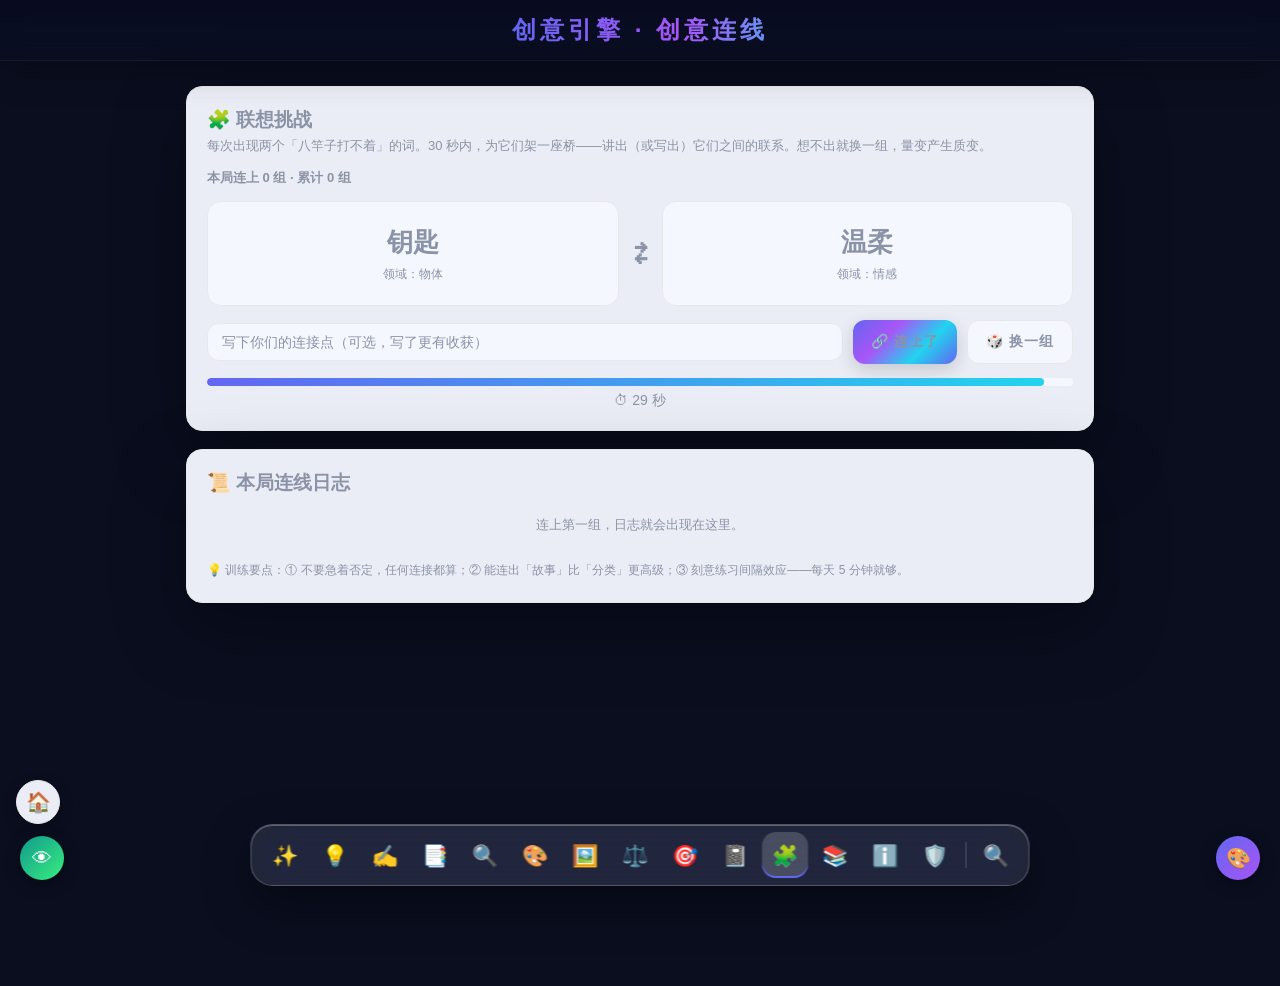
<file: 10.html>
﻿<!DOCTYPE html>
<html lang="zh-CN">
<head>
    <meta charset="UTF-8">
    <meta name="viewport" content="width=device-width, initial-scale=1.0">
    <title>创意连线·联想训练｜创意引擎</title>
    <link rel="icon" href="favicon.ico" sizes="any">
    <link rel="icon" href="favicon.svg" type="image/svg+xml">
    <link rel="apple-touch-icon" href="favicon-48.png">
    <link rel="canonical" href="https://bishihuihuang.github.io/creativity/10.html">
    <style>
        .pair-box { display: grid; grid-template-columns: 1fr auto 1fr; gap: 14px; align-items: center; margin-top: 14px; }
        .word-card { border: 1px solid var(--zl-border); border-radius: 14px; padding: 22px 16px; text-align: center; background: var(--zl-card-2); min-height: 96px; display: flex; flex-direction: column; justify-content: center; }
        .word-card .big { font-size: 26px; font-weight: 800; color: var(--zl-text); line-height: 1.4; word-break: break-all; }
        .word-card .dom { font-size: 12px; color: var(--zl-dim); margin-top: 6px; }
        .bridge-mark { font-size: 30px; font-weight: 900; color: var(--zl-accent); }
        .timer-bar { height: 8px; border-radius: 6px; background: var(--zl-card-2); overflow: hidden; margin-top: 14px; position: relative; }
        .timer-fill { height: 100%; border-radius: 6px; background: linear-gradient(90deg, var(--zl-accent), var(--zl-accent-2)); transition: width .3s linear; }
        .timer-fill.danger { background: linear-gradient(90deg,#ef4444,#f43f5e); }
        .timer-num { text-align: center; font-size: 14px; color: var(--zl-dim); margin-top: 6px; }
        .log-item { display: flex; align-items: baseline; gap: 8px; padding: 8px 10px; border-radius: 8px; margin-top: 6px; background: var(--zl-card-2); font-size: 13px; }
        .log-item .pair { font-weight: 700; color: var(--zl-text); }
        .log-item .bridge { color: var(--zl-dim); flex: 1; }
        .log-item .time { font-size: 11px; color: var(--zl-dim); white-space: nowrap; }
        .score-pill { font-size: 13px; font-weight: 700; color: var(--zl-accent); }
    </style>

    <link rel="stylesheet" href="common.css">
    <script src="theme-init.js"></script>
    <link rel="manifest" href="manifest.json">
    <meta name="theme-color" content="#6366f1">
    <meta name="apple-mobile-web-app-capable" content="yes">
    <meta name="apple-mobile-web-app-status-bar-style" content="black-translucent">
    <meta name="apple-mobile-web-app-title" content="创意引擎">
    <meta name="description" content="随机词对联想训练：五个领域 200 个词，30 秒内为两个看似无关的词架起桥梁，练的就是发散思维。">
    <link rel="stylesheet" href="common.css">
    <script defer src="common.js"></script>
    <script defer src="theme.js"></script>
    <script defer src="cy-features.js"></script>
</head>
<body>

    <div class="bg-animation">
        <div class="bg-flow-1"></div>
        <div class="bg-flow-2"></div>
        <div class="bg-flow-3"></div>
    </div>

    <header class="cy-shell">
        <h1>创意引擎 · 创意连线</h1>
    </header>

    <main class="cy-page">
        <div class="cy-card">
            <h2>🧩 联想挑战</h2>
            <div class="sub">每次出现两个「八竿子打不着」的词。30 秒内，为它们架一座桥——讲出（或写出）它们之间的联系。想不出就换一组，量变产生质变。</div>
            <div class="score-pill" id="scorePill" style="margin-top:8px;">本局连上 0 组 · 累计 0 组</div>
            <div class="pair-box">
                <div class="word-card"><div class="big" id="w1">—</div><div class="dom" id="d1"></div></div>
                <div class="bridge-mark">⇄</div>
                <div class="word-card"><div class="big" id="w2">—</div><div class="dom" id="d2"></div></div>
            </div>
            <div class="cy-toolbar" style="margin-top:14px;">
                <input class="cy-input" id="bridgeInput" placeholder="写下你们的连接点（可选，写了更有收获）" style="flex:1;">
                <button class="cy-btn" id="btnConnect">🔗 连上了</button>
                <button class="cy-btn cy-btn-ghost" id="btnNext">🎲 换一组</button>
            </div>
            <div class="timer-bar"><div class="timer-fill" id="timerFill"></div></div>
            <div class="timer-num" id="timerNum">⏱ 30 秒</div>
        </div>

        <div class="cy-card">
            <h2>📜 本局连线日志</h2>
            <div id="logBox"><div style="padding:16px;text-align:center;color:var(--zl-dim);font-size:13px;">连上第一组，日志就会出现在这里。</div></div>
            <div class="hint" style="font-size:12px;color:var(--zl-dim);margin-top:10px;line-height:1.8;">
                💡 训练要点：① 不要急着否定，任何连接都算；② 能连出「故事」比「分类」更高级；③ 刻意练习间隔效应——每天 5 分钟就够。
            </div>
        </div>
    </main>

    <script>
    /* ========== 创意连线引擎 ========== */
    var DOMAINS = {
        '物体': ['咖啡杯','雨伞','门锁','鞋带','玻璃窗','台灯','橡皮擦','闹钟','衣架','遥控器','背包','蜡烛','剪刀','灯泡','钥匙','眼镜','手表','枕头','水杯','气球'],
        '自然': ['月亮','瀑布','松树','海风','石头','露珠','闪电','蚂蚁','枫叶','云朵','火山','冰川','萤火虫','沙漠','珊瑚','枯枝','晚霞','潮汐','竹笋','苔藓'],
        '情感': ['勇气','孤独','惊喜','焦虑','怀念','好奇','愧疚','期待','释然','倔强','温柔','害羞','兴奋','遗憾','信任','嫉妒','感恩','迷茫','冲动','安心'],
        '动作': ['奔跑','编织','折叠','抛掷','凝视','研磨','哼唱','犹豫','抖落','沉浸','试探','跨越','翻滚','擦拭','追寻','喘息','敲击','漂流','躲藏','模仿'],
        '抽象': ['时间','边界','记忆','秩序','回声','灵感','循环','裂缝','色彩','噪音','重量','巧合','惯性','温度','答案','空白','节奏','影子','原点','概率']
    };
    var DOM_KEYS = Object.keys(DOMAINS);
    var ROUND_SEC = 30;
    var state = {
        sessionCount: 0,   // 本局连上数
        total: 0,          // 累计连上数（持久化）
        timer: null,
        left: ROUND_SEC,
        busy: false,
        current: null,
        used: {}           // 最近用过的词，避免重复
    };

    function readTotal() {
        try { var storedValue = parseInt(localStorage.getItem('cy_link_total') || '0', 10); return isNaN(storedValue) ? 0 : storedValue; } catch (e) { return 0; }
    }
    function writeTotal(v) {
        try { localStorage.setItem('cy_link_total', String(v)); } catch (e) {}
    }

    function pickWord(dom) {
        var list = DOMAINS[dom];
        var tries = 0;
        while (tries < 40) {
            var word = list[Math.floor(Math.random() * list.length)];
            if (!state.used[word]) { state.used[word] = 1; return word; }
            tries++;
        }
        return list[Math.floor(Math.random() * list.length)];
    }
    function nextPair() {
        if (state.busy) return;
        // 清理太旧的 used（只保留最近 30 个）
        var keys = Object.keys(state.used);
        if (keys.length > 30) {
            var toDel = keys.length - 30;
            for (var delIdx = 0; delIdx < toDel; delIdx++) delete state.used[keys[delIdx]];
        }
        var d1 = DOM_KEYS[Math.floor(Math.random() * DOM_KEYS.length)];
        var d2 = DOM_KEYS[Math.floor(Math.random() * DOM_KEYS.length)];
        var guard = 0;
        while (d2 === d1 && guard++ < 6) d2 = DOM_KEYS[Math.floor(Math.random() * DOM_KEYS.length)];
        var w1 = pickWord(d1), w2 = pickWord(d2);
        state.current = { w1: w1, d1: d1, w2: w2, d2: d2 };
        document.getElementById('w1').textContent = w1;
        document.getElementById('d1').textContent = '领域：' + d1;
        document.getElementById('w2').textContent = w2;
        document.getElementById('d2').textContent = '领域：' + d2;
        document.getElementById('bridgeInput').value = '';
        document.getElementById('bridgeInput').placeholder = '写下你们的连接点（可选，写了更有收获）';
        startTimer();
    }

    /* ---------- 计时器 ---------- */
    function startTimer() {
        clearInterval(state.timer);
        state.left = ROUND_SEC;
        renderTimer();
        state.timer = setInterval(function () {
            state.left--;
            renderTimer();
            if (state.left <= 0) {
                clearInterval(state.timer);
                state.busy = true;
                CY.showToast('⏱ 时间到——没有连接也不丢人，换一组再来');
                addLog(state.current, '⏱ 超时未连', false);
                setTimeout(function () { state.busy = false; nextPair(); }, 1200);
            }
        }, 1000);
    }
    function renderTimer() {
        var pct = state.left / ROUND_SEC * 100;
        var fill = document.getElementById('timerFill');
        fill.style.width = pct + '%';
        fill.classList.toggle('danger', state.left <= 8);
        document.getElementById('timerNum').textContent = '⏱ ' + state.left + ' 秒';
    }

    /* ---------- 连线 ---------- */
    function connect() {
        if (state.busy || !state.current) return;
        clearInterval(state.timer);
        var bridge = document.getElementById('bridgeInput').value.trim();
        state.sessionCount++;
        state.total++;
        writeTotal(state.total);
        renderScore();
        addLog(state.current, bridge || '（口头连接，未写文字）', true);
        if (state.total >= 10) CY.unlock('link_10');
        if (typeof CY.activity === 'object' && CY.activity.add) CY.activity.add({ type: 'link', page: '10.html' });
        state.busy = true;
        setTimeout(function () { state.busy = false; nextPair(); }, 400);
    }
    function addLog(cur, bridge, ok) {
        var box = document.getElementById('logBox');
        if (box.firstChild && box.firstChild.tagName === 'DIV' && !box.firstChild.children.length) box.innerHTML = '';
        var it = document.createElement('div');
        it.className = 'log-item';
        var pair = document.createElement('span');
        pair.className = 'pair';
        pair.textContent = cur.w1 + ' ⇄ ' + cur.w2;
        if (!ok) pair.style.opacity = '0.5';
        var br = document.createElement('span');
        br.className = 'bridge';
        br.textContent = bridge;
        var tm = document.createElement('span');
        tm.className = 'time';
        var nowDate = new Date();
        tm.textContent = (nowDate.getHours() < 10 ? '0' + nowDate.getHours() : nowDate.getHours()) + ':' + (nowDate.getMinutes() < 10 ? '0' + nowDate.getMinutes() : nowDate.getMinutes());
        it.appendChild(pair); it.appendChild(br); it.appendChild(tm);
        box.insertBefore(it, box.firstChild);
    }
    function renderScore() {
        document.getElementById('scorePill').textContent = '本局连上 ' + state.sessionCount + ' 组 · 累计 ' + state.total + ' 组';
    }

    /* ---------- 事件绑定与初始化 ---------- */
    document.getElementById('btnConnect').onclick = connect;
    document.getElementById('btnNext').onclick = function () {
        clearInterval(state.timer);
        nextPair();
    };
    document.getElementById('bridgeInput').addEventListener('keydown', function (event) {
        if (event.key === 'Enter') { event.preventDefault(); connect(); }
    });

    /* 公共脚本 common.js / theme.js / cy-features.js 都是 defer 加载，而本段内联脚本不带 defer，
       会抢先执行——那时 CY 还没定义，最后一行 typeof CY.activity 抛 ReferenceError，open_tool 活动记录静默丢失。
       把初始化挪到 DOMContentLoaded：defer 脚本在此事件之前一定已执行完。 */
    document.addEventListener('DOMContentLoaded', function () {
        state.total = readTotal();
        renderScore();
        nextPair();
        if (typeof CY.activity === 'object' && CY.activity.add) CY.activity.add({ type: 'open_tool', page: '10.html' });
    });
    </script>
</body>
</html>
</file>
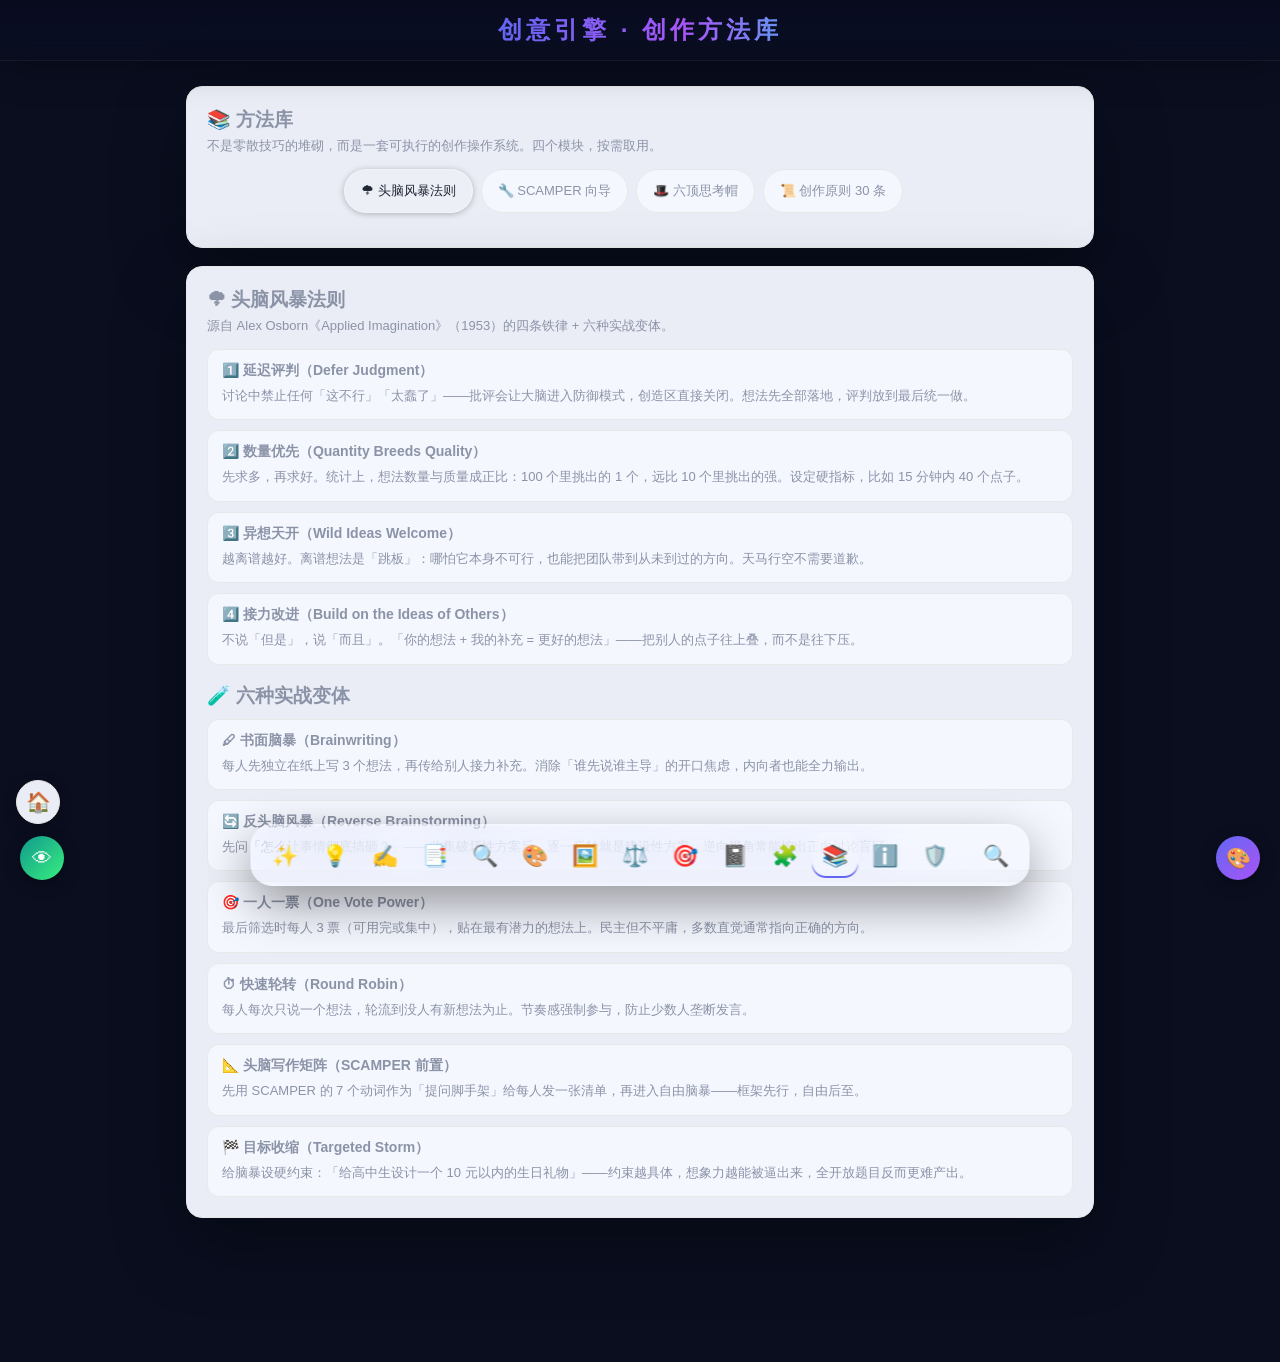
<file: 11.html>
﻿<!DOCTYPE html>
<html lang="zh-CN">
<head>
    <meta charset="UTF-8">
    <meta name="viewport" content="width=device-width, initial-scale=1.0">
    <title>创作方法库·方法论与引导｜创意引擎</title>
    <link rel="icon" href="favicon.ico" sizes="any">
    <link rel="icon" href="favicon.svg" type="image/svg+xml">
    <link rel="apple-touch-icon" href="favicon-48.png">
    <link rel="canonical" href="https://bishihuihuang.github.io/creativity/11.html">
    <style>
        .rule-item { border: 1px solid var(--zl-border); border-radius: 12px; padding: 12px 14px; margin-top: 10px; background: var(--zl-card-2); }
        .rule-item .rt { font-size: 14px; font-weight: 700; color: var(--zl-text); }
        .rule-item .rd { font-size: 13px; color: var(--zl-dim); margin-top: 4px; line-height: 1.8; }
        .scamper-row { display: grid; grid-template-columns: repeat(auto-fit, minmax(140px, 1fr)); gap: 8px; margin-top: 10px; }
        .scamper-item { border: 1px solid var(--zl-border); border-radius: 10px; padding: 10px 12px; cursor: pointer; text-align: center; background: var(--zl-card-2); transition: all .15s; }
        .scamper-item:hover { transform: translateY(-2px); }
        .scamper-item.active { border-color: var(--zl-accent); background: var(--zl-accent-soft, rgba(99,102,241,.12)); }
        .scamper-item .sc { font-size: 22px; font-weight: 800; background: linear-gradient(135deg, var(--zl-accent), var(--zl-accent-2)); -webkit-background-clip: text; -webkit-text-fill-color: transparent; }
        .scamper-item .sn { font-size: 13px; font-weight: 700; color: var(--zl-text); margin-top: 4px; }
        .prompt-list { font-size: 13px; color: var(--zl-text); line-height: 2; margin-top: 10px; }
        .prompt-list li { margin-left: 18px; }
        .hat-row { display: grid; grid-template-columns: repeat(auto-fit, minmax(150px, 1fr)); gap: 8px; margin-top: 10px; }
        .hat-item { border-radius: 12px; padding: 12px; cursor: pointer; color: #fff; transition: transform .15s; }
        .hat-item:hover { transform: translateY(-2px); }
        .hat-item.active { box-shadow: 0 0 0 2px var(--zl-accent); }
        .hat-item .ht { font-size: 13px; font-weight: 700; }
        .hat-item .hd { font-size: 11px; opacity: .9; margin-top: 3px; line-height: 1.6; }
        .idea-row { display: flex; gap: 8px; align-items: center; margin-top: 8px; flex-wrap: wrap; }
        .idea-chip { padding: 4px 12px; border-radius: 18px; font-size: 13px; background: var(--zl-card-2); border: 1px solid var(--zl-border); color: var(--zl-accent); }
        .principle-group { margin-top: 12px; }
        .principle-group .pg { font-size: 14px; font-weight: 700; color: var(--zl-accent); margin-bottom: 4px; }
    </style>

    <link rel="stylesheet" href="common.css">
    <script src="theme-init.js"></script>
    <link rel="manifest" href="manifest.json">
    <meta name="theme-color" content="#6366f1">
    <meta name="apple-mobile-web-app-capable" content="yes">
    <meta name="apple-mobile-web-app-status-bar-style" content="black-translucent">
    <meta name="apple-mobile-web-app-title" content="创意引擎">
    <meta name="description" content="头脑风暴法则、SCAMPER 创新向导、六顶思考帽轮转、30 条原创创作原则——给创作装上方法论。">
    <link rel="stylesheet" href="common.css">
    <script defer src="common.js"></script>
    <script defer src="theme.js"></script>
    <script defer src="cy-features.js"></script>
</head>
<body>

    <div class="bg-animation">
        <div class="bg-flow-1"></div>
        <div class="bg-flow-2"></div>
        <div class="bg-flow-3"></div>
    </div>

    <header class="cy-shell">
        <h1>创意引擎 · 创作方法库</h1>
    </header>

    <main class="cy-page">
        <div class="cy-card">
            <h2>📚 方法库</h2>
            <div class="sub">不是零散技巧的堆砌，而是一套可执行的创作操作系统。四个模块，按需取用。</div>
            <div class="cy-tab-row" id="tabRow">
                <button class="cy-tab active" data-t="storm">🌩 头脑风暴法则</button>
                <button class="cy-tab" data-t="scamper">🔧 SCAMPER 向导</button>
                <button class="cy-tab" data-t="hats">🎩 六顶思考帽</button>
                <button class="cy-tab" data-t="principles">📜 创作原则 30 条</button>
            </div>
        </div>

        <!-- 模块 1：头脑风暴法则 -->
        <div class="cy-card module" id="mod-storm">
            <h2>🌩 头脑风暴法则</h2>
            <div class="sub">源自 Alex Osborn《Applied Imagination》（1953）的四条铁律 + 六种实战变体。</div>
            <div class="rule-item"><div class="rt">1️⃣ 延迟评判（Defer Judgment）</div><div class="rd">讨论中禁止任何「这不行」「太蠢了」——批评会让大脑进入防御模式，创造区直接关闭。想法先全部落地，评判放到最后统一做。</div></div>
            <div class="rule-item"><div class="rt">2️⃣ 数量优先（Quantity Breeds Quality）</div><div class="rd">先求多，再求好。统计上，想法数量与质量成正比：100 个里挑出的 1 个，远比 10 个里挑出的强。设定硬指标，比如 15 分钟内 40 个点子。</div></div>
            <div class="rule-item"><div class="rt">3️⃣ 异想天开（Wild Ideas Welcome）</div><div class="rd">越离谱越好。离谱想法是「跳板」：哪怕它本身不可行，也能把团队带到从未到过的方向。天马行空不需要道歉。</div></div>
            <div class="rule-item"><div class="rt">4️⃣ 接力改进（Build on the Ideas of Others）</div><div class="rd">不说「但是」，说「而且」。「你的想法 + 我的补充 = 更好的想法」——把别人的点子往上叠，而不是往下压。</div></div>
            <h2 style="margin-top:18px;">🧪 六种实战变体</h2>
            <div class="rule-item"><div class="rt">🖊 书面脑暴（Brainwriting）</div><div class="rd">每人先独立在纸上写 3 个想法，再传给别人接力补充。消除「谁先说谁主导」的开口焦虑，内向者也能全力输出。</div></div>
            <div class="rule-item"><div class="rt">🔄 反头脑风暴（Reverse Brainstorming）</div><div class="rd">先问「怎么让事情彻底搞砸？」——收集破坏性方案后，逐一反转就是建设性方案。逆向视角常能挖出正向讨论盲区。</div></div>
            <div class="rule-item"><div class="rt">🎯 一人一票（One Vote Power）</div><div class="rd">最后筛选时每人 3 票（可用完或集中），贴在最有潜力的想法上。民主但不平庸，多数直觉通常指向正确的方向。</div></div>
            <div class="rule-item"><div class="rt">⏱ 快速轮转（Round Robin）</div><div class="rd">每人每次只说一个想法，轮流到没人有新想法为止。节奏感强制参与，防止少数人垄断发言。</div></div>
            <div class="rule-item"><div class="rt">📐 头脑写作矩阵（SCAMPER 前置）</div><div class="rd">先用 SCAMPER 的 7 个动词作为「提问脚手架」给每人发一张清单，再进入自由脑暴——框架先行，自由后至。</div></div>
            <div class="rule-item"><div class="rt">🏁 目标收缩（Targeted Storm）</div><div class="rd">给脑暴设硬约束：「给高中生设计一个 10 元以内的生日礼物」——约束越具体，想象力越能被逼出来，全开放题目反而更难产出。</div></div>
        </div>

        <!-- 模块 2：SCAMPER 向导 -->
        <div class="cy-card module" id="mod-scamper" style="display:none;">
            <h2>🔧 SCAMPER 创新向导</h2>
            <div class="sub">选定一个要改进的产品/项目/点子，依次走过 7 个动词，把答案记下来，最后汇总成改造清单。</div>
            <input class="cy-input" id="scamperSubject" placeholder="要改造的对象，如：一把雨伞、一个公众号、一款应用" style="width:100%;">
            <div class="scamper-row" id="scamperRow"></div>
            <div class="prompt-list" id="scamperPrompts"></div>
            <textarea class="cy-textarea" id="scamperWrite" style="min-height:90px;margin-top:12px;" placeholder="在这一步的启发下，写下你想到的任何改造点子……"></textarea>
            <div class="cy-toolbar" style="margin-top:10px;">
                <button class="cy-btn cy-btn-sm" id="btnScamperCollect">📥 收集该步想法</button>
                <button class="cy-btn cy-btn-sm cy-btn-ghost" id="btnScamperClear">🧹 清空结果</button>
            </div>
            <div class="idea-row" id="scamperResults"></div>
            <div class="cy-toolbar" style="margin-top:12px;">
                <button class="cy-btn" id="btnScamperAssemble">📦 汇总改造清单</button>
                <button class="cy-btn cy-btn-ghost" id="btnScamperExport">📄 导出</button>
            </div>
            <div id="scamperFinal" style="margin-top:12px;"></div>
        </div>

        <!-- 模块 3：六顶思考帽 -->
        <div class="cy-card module" id="mod-hats" style="display:none;">
            <h2>🎩 六顶思考帽</h2>
            <div class="sub">Edward de Bono 的平行思维法：一次只戴一顶帽子，把一个议题从六个角度完整看一遍，避免各执一词吵成红海。</div>
            <div class="hat-row" id="hatRow"></div>
            <div style="margin-top:14px;">
                <input class="cy-input" id="hatSubject" placeholder="当前议题，如：要不要把副业转正" style="width:100%;">
            </div>
            <div class="prompt-list" id="hatPrompt"></div>
            <textarea class="cy-textarea" id="hatWrite" style="min-height:110px;margin-top:12px;" placeholder="按当前帽子的视角，写下你的看法……"></textarea>
            <div class="cy-toolbar" style="margin-top:10px;">
                <button class="cy-btn" id="btnHatNext">🎩 戴下一顶帽子</button>
                <button class="cy-btn cy-btn-ghost" id="btnHatLog">📜 查看本轮记录</button>
                <button class="cy-btn cy-btn-ghost" id="btnHatReset">🔄 重置轮转</button>
            </div>
            <div id="hatLog" style="margin-top:12px;"></div>
        </div>

        <!-- 模块 4：创作原则 30 条 -->
        <div class="cy-card module" id="mod-principles" style="display:none;">
            <h2>📜 创作原则 30 条</h2>
            <div class="sub">把创作中反复被验证的规律浓缩成 30 条原则，分五组：选题、结构、表达、迭代、心态。原则不是教条，是避坑地图。</div>
            <div id="principlesBox"></div>
        </div>
    </main>

    <script>
    /* ========== 方法库引擎 ========== */
    var tab = 'storm';

    /* ---------- 模块 1：SCAMPER ---------- */
    var SCAMPER = [
        { key: 'S', name: '替换 Substitute', prompts: ['什么东西可以被替换？换个材料/人/平台/场景？', '把某个组件换成更便宜的/更轻的/更耐用的？', '如果不花一分钱，用什么替代？'] },
        { key: 'C', name: '组合 Combine', prompts: ['能和什么合并，产生 1+1>2？', '和另一个功能、品类、渠道组在一起？', '两种内容形式能不能融合成新的？'] },
        { key: 'A', name: '改编 Adapt', prompts: ['别的领域已经解决过类似问题吗？直接借鉴过来？', '能不能把用在 A 场景的玩法搬到 B 场景？', '哪些成熟的模式可以「抄」得更聪明？'] },
        { key: 'M', name: '放大 Modify', prompts: ['哪一部分放大 10 倍会怎样？体积/数量/频率/强度？', '如果把「别人会怎么看」完全抛掉，怎么改？', '放大哪个卖点，让用户一眼记住？'] },
        { key: 'P', name: '用途 Put to other use', prompts: ['换个用户群体，它会变成什么？', '换个使用场景/时段/场合？', '它还能解决哪些「本来不是它的活」？'] },
        { key: 'E', name: '消除 Eliminate', prompts: ['删掉哪个功能，反而更好用？', '哪些环节是惯性，其实可以不做？', '简化到只剩最核心的一步，是什么样？'] },
        { key: 'R', name: '重排 Reverse', prompts: ['把流程顺序倒过来，会发生什么？', '把主次关系对调：配角变主角？', '把「用户先做 X」改成「系统先做 X」？'] }
    ];
    var scampIdx = 0;
    var scampResults = []; // {key, name, text}

    function renderScamper() {
        var row = document.getElementById('scamperRow');
        row.innerHTML = '';
        SCAMPER.forEach(function (item, index) {
            var it = document.createElement('div');
            it.className = 'scamper-item' + (index === scampIdx ? ' active' : '');
            it.innerHTML = '<div class="sc">' + item.key + '</div><div class="sn">' + item.name + '</div>';
            it.onclick = function () { scampIdx = index; renderScamper(); };
            row.appendChild(it);
        });
        var picked = SCAMPER[scampIdx];
        var prompts = document.getElementById('scamperPrompts');
        prompts.innerHTML = '<b style="color:var(--zl-accent);">' + picked.key + ' · ' + picked.name + '</b><ul class="prompt-list">' +
            picked.prompts.map(function (prompt) { return '<li>' + prompt + '</li>'; }).join('') + '</ul>';
        renderScamperResults();
    }
    function renderScamperResults() {
        var box = document.getElementById('scamperResults');
        box.innerHTML = '';
        if (!scampResults.length) {
            box.innerHTML = '<span style="font-size:12px;color:var(--zl-dim);">尚未收集想法——每走一步点一次「📥 收集」。不少于 5 条再汇总，效果最好。</span>';
            return;
        }
        scampResults.forEach(function (entry, index) {
            var chip = document.createElement('span');
            chip.className = 'idea-chip';
            chip.textContent = entry.key + '. ' + entry.text;
            var del = document.createElement('span');
            del.style.cssText = 'cursor:pointer;margin-left:6px;color:#ef4444;';
            del.textContent = '✕';
            del.onclick = function () { scampResults.splice(index, 1); renderScamperResults(); };
            chip.appendChild(del);
            box.appendChild(chip);
        });
    }
    function assembleScamper() {
        var subject = document.getElementById('scamperSubject').value.trim() || '你的对象';
        if (!scampResults.length) { CY.showToast('先收集几条想法再汇总'); return; }
        var lines = ['# ' + subject + ' 改造清单', ''];
        var groups = {};
        scampResults.forEach(function (entry) {
            if (!groups[entry.key]) groups[entry.key] = [];
            groups[entry.key].push(entry.text);
        });
        Object.keys(groups).forEach(function (letter) {
            lines.push('## ' + letter + ' · ' + SCAMPER.find(function (item) { return item.key === letter; }).name);
            groups[letter].forEach(function (idea, index) { lines.push((index + 1) + '. ' + idea); });
            lines.push('');
        });
        lines.push('---', '> 由创意引擎 SCAMPER 向导生成，' + new Date().toLocaleDateString());
        var text = lines.join('\n');
        document.getElementById('scamperFinal').innerHTML = '<div style="border:1px dashed var(--zl-border);border-radius:10px;padding:14px;font-size:13px;line-height:1.9;color:var(--zl-text);white-space:pre-wrap;background:var(--zl-card-2);">' + text.replace(/</g, '&lt;').replace(/\n/g, '<br>') + '</div>';
        CY.showToast('📦 清单已生成（可再点「导出」）');
        CY.unlock('method_first');
        if (typeof CY.activity === 'object' && CY.activity.add) CY.activity.add({ type: 'method_scamper', page: '11.html' });
        return text;
    }
    function exportScamper() {
        var text = assembleScamper();
        if (text) {
            try {
                navigator.clipboard.writeText(text).then(function () { CY.showToast('📄 清单已复制'); }).catch(function () { CY.download('scamper-plan.md', text, 'text/markdown'); });
            } catch (e) { CY.download('scamper-plan.md', text, 'text/markdown'); }
        }
    }

    /* ---------- 模块 2：六顶思考帽 ---------- */
    var HATS = [
        { color: '#ffffff', title: '⚪ 白帽 · 事实', desc: '只看数据与已知信息：我们确定知道什么？还缺什么信息？', prompts: ['现状有哪些确凿的数据与事实？', '哪些信息还缺失，需要去查？', '抛开情绪与观点，客观陈述是什么样？'] },
        { color: '#ef4444', title: '🔴 红帽 · 直觉', desc: '只看感觉与直觉：高兴、担心、预感，不必论证。', prompts: ['此刻你的第一感觉是什么？', '直觉告诉你这事能不能成？', '哪种情绪在主导你，为什么重要？'] },
        { color: '#1e1e1e', title: '⚫ 黑帽 · 风险', desc: '只看风险与困难：哪里会出错？代价是什么？', prompts: ['最坏情况下会损失什么？', '哪些地方最容易出错？', '有什么隐患是别人没提的？'] },
        { color: '#f6c945', title: '🟡 黄帽 · 价值', desc: '只看收益与机会：往最好的方向想，它值得吗？', prompts: ['如果成功，收益上限是什么？', '有哪些被低估的机会？', '为什么这件事值得做？'] },
        { color: '#16a34a', title: '🟢 绿帽 · 创意', desc: '只看新可能：发散、替代、异想天开。', prompts: ['有没有完全不同的做法？', '如果预算翻倍/砍半，会怎么做？', '这件事还有哪些打开方式？'] },
        { color: '#3b82f6', title: '🔵 蓝帽 · 掌控', desc: '只看流程与结论：戴在所有人头上统筹全局。', prompts: ['当前讨论到哪一步了？', '各帽子已输出的关键结论是什么？', '下一步该做什么，谁来负责？'] }
    ];
    var hatIdx = 0;
    var hatLog = []; // {hat, text, at}

    function renderHat() {
        var row = document.getElementById('hatRow');
        row.innerHTML = '';
        HATS.forEach(function (hat, index) {
            var it = document.createElement('div');
            it.className = 'hat-item' + (index === hatIdx ? ' active' : '');
            it.style.background = hat.color;
            it.innerHTML = '<div class="ht">' + hat.title + '</div><div class="hd">' + hat.desc + '</div>';
            it.onclick = function () { hatIdx = index; renderHat(); };
            row.appendChild(it);
        });
        var active = HATS[hatIdx];
        document.getElementById('hatPrompt').innerHTML = '<ul class="prompt-list">' + active.prompts.map(function (prompt) { return '<li>' + prompt + '</li>'; }).join('') + '</ul>';
        document.getElementById('hatWrite').placeholder = '按「' + active.title + '」的视角，写下你的看法……';
        renderHatLog();
    }
    function renderHatLog() {
        var box = document.getElementById('hatLog');
        if (!hatLog.length) { box.innerHTML = ''; return; }
        box.innerHTML = '<div style="font-size:13px;font-weight:700;color:var(--zl-accent);margin-bottom:4px;">本轮帽子记录</div>';
        hatLog.forEach(function (entry) {
            var entryEl = document.createElement('div');
            entryEl.style.cssText = 'font-size:13px;color:var(--zl-text);padding:6px 0;border-bottom:1px solid var(--zl-border);line-height:1.7;';
            entryEl.innerHTML = '<b style="color:var(--zl-dim);">' + entry.hat + '：</b>' + escapeHtml(entry.text);
            box.appendChild(entryEl);
        });
    }
    function nextHat() {
        var current = HATS[hatIdx];
        var text = document.getElementById('hatWrite').value.trim();
        if (text) hatLog.push({ hat: current.title, text: text, at: Date.now() });
        hatIdx = (hatIdx + 1) % HATS.length;
        document.getElementById('hatWrite').value = '';
        renderHat();
        if (hatIdx === 0 && hatLog.length >= 6) CY.unlock('method_first');
        if (typeof CY.activity === 'object' && CY.activity.add) CY.activity.add({ type: 'method_hat', page: '11.html' });
        CY.showToast('🎩 已换到：' + HATS[hatIdx].title.split(' ·')[1]);
    }
    function viewHatLog() {
        renderHatLog();
        if (!hatLog.length) CY.showToast('还没记录——每戴一顶帽子写两句');
    }
    function escapeHtml(value) {
        return String(value == null ? '' : value).replace(/[&<>"]/g, function (char) { return { '&': '&amp;', '<': '&lt;', '>': '&gt;', '"': '&quot;' }[char]; });
    }

    /* ---------- 模块 3：创作原则 ---------- */
    var PRINCIPLES = [
        ['选题', [
            '做你被反复问起的事——需求是被问出来的。',
            '先窄后宽：切入 10% 的窄众，再做 90% 的大众。',
            '反着来：人人都写攻略，你就写「为什么不该这么做」。',
            '一个作品只解决一个核心问题，贪多必杂。',
            '好选题 = 熟悉领域 × 陌生角度。'
        ]],
        ['结构', [
            '先骨架后血肉：标题、小标题、顺序，永远先于华丽辞藻。',
            '开头 3 秒定生死：第一句要么给结论，要么给悬念。',
            '金字塔原则：结论先行，论据在后，听众永远先听到答案。',
            '数字、案例、引用——一个观点配一个证据链。',
            '结尾回扣开头，形成闭环，别让读者空手而归。'
        ]],
        ['表达', [
            '能删的字都删掉：好文字不是写出来的，是删出来的。',
            '抽象概念配具象比喻：一比喻，读者就懂了。',
            '短句是节奏，长句是重量——混排才有呼吸感。',
            '动词优于形容词：让读者「看到」动作，而不是「听说」状态。',
            '大白话优先：先让初中生读懂，再谈文采。'
        ]],
        ['迭代', [
            '完成胜过完美：先交付 70 分，再迭代到 90 分。',
            '版本记录是护城河：每次改版留下变更日志。',
            '数据不骗人：用反馈校准，别用感觉校准。',
            '一次只改一处：判断哪个变量真正影响了结果。',
            '定期回顾旧作品：三个月前的你，是最好的导师。'
        ]],
        ['心态', [
            '灵感是追出来的，不是等出来的——开工本身就制造灵感。',
            '把「我不行」换成「我暂时不会」：语言影响行动。',
            '质量 = 数量 × 筛选率：先多产，再严选。',
            '别人的优秀是路标，不是栏杆。',
            '完成的作品才有资格被批评，草稿没有。'
        ]]
    ];
    function renderPrinciples() {
        var box = document.getElementById('principlesBox');
        var html = '';
        PRINCIPLES.forEach(function (group) {
            html += '<div class="principle-group"><div class="pg">『' + group[0] + '』</div>';
            group[1].forEach(function (principle, index) {
                html += '<div class="rule-item" style="margin-top:8px;padding:9px 12px;"><div class="rt" style="font-weight:600;">' + (index + 1) + '.</div><div class="rd" style="margin-top:2px;">' + principle + '</div></div>';
            });
            html += '</div>';
        });
        box.innerHTML = html;
    }

    /* ---------- Tab 切换 ---------- */
    function setTab(targetTab) {
        tab = targetTab;
        document.querySelectorAll('#tabRow .cy-tab').forEach(function (tabBtn) { tabBtn.classList.toggle('active', tabBtn.dataset.t === targetTab); });
        document.querySelectorAll('.module').forEach(function (moduleEl) { moduleEl.style.display = moduleEl.id === 'mod-' + targetTab ? '' : 'none'; });
    }

    /* ---------- 事件绑定与初始化 ---------- */
    document.querySelectorAll('#tabRow .cy-tab').forEach(function (tabBtn) {
        tabBtn.onclick = function () { setTab(this.dataset.t); };
    });
    document.getElementById('btnScamperCollect').onclick = function () {
        var text = document.getElementById('scamperWrite').value.trim();
        if (!text) { CY.showToast('先在文本框里写点想法'); return; }
        scampResults.push({ key: SCAMPER[scampIdx].key, name: SCAMPER[scampIdx].name, text: text });
        document.getElementById('scamperWrite').value = '';
        renderScamperResults();
        CY.showToast('📥 已收集（' + scampResults.length + ' 条）');
    };
    document.getElementById('btnScamperClear').onclick = function () {
        scampResults = [];
        document.getElementById('scamperFinal').innerHTML = '';
        renderScamperResults();
    };
    document.getElementById('btnScamperAssemble').onclick = function () { assembleScamper(); };
    document.getElementById('btnScamperExport').onclick = exportScamper;

    document.getElementById('btnHatNext').onclick = nextHat;
    document.getElementById('btnHatLog').onclick = viewHatLog;
    document.getElementById('btnHatReset').onclick = function () {
        hatLog = [];
        hatIdx = 0;
        document.getElementById('hatWrite').value = '';
        renderHat();
        CY.showToast('🔄 轮转已重置');
    };

    /* 公共脚本 common.js / theme.js / cy-features.js 都是 defer 加载，而本段内联脚本不带 defer，
       会抢先执行——那时 CY 还没定义，最后一行 typeof CY.activity 抛 ReferenceError，open_tool 活动记录静默丢失。
       把初始化挪到 DOMContentLoaded：defer 脚本在此事件之前一定已执行完。 */
    document.addEventListener('DOMContentLoaded', function () {
        renderScamper();
        renderHat();
        renderPrinciples();
        setTab('storm');
        if (typeof CY.activity === 'object' && CY.activity.add) CY.activity.add({ type: 'open_tool', page: '11.html' });
    });
    </script>
</body>
</html>
</file>
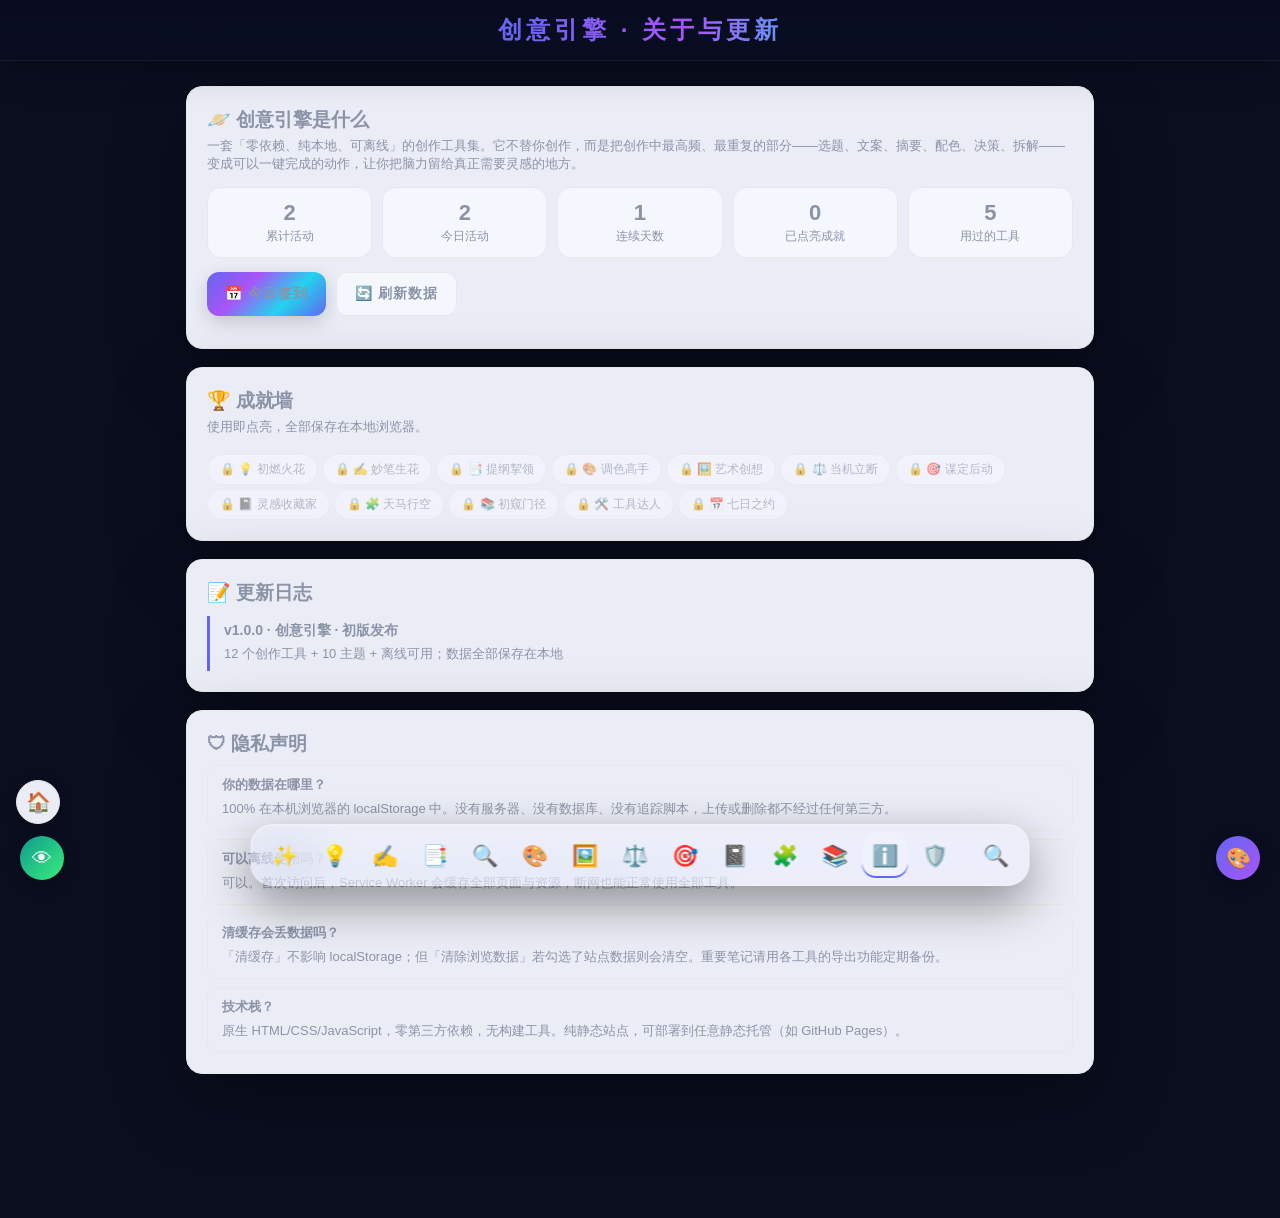
<file: 12.html>
﻿<!DOCTYPE html>
<html lang="zh-CN">
<head>
    <meta charset="UTF-8">
    <meta name="viewport" content="width=device-width, initial-scale=1.0">
    <title>关于与更新·签到统计｜创意引擎</title>
    <link rel="icon" href="favicon.ico" sizes="any">
    <link rel="icon" href="favicon.svg" type="image/svg+xml">
    <link rel="apple-touch-icon" href="favicon-48.png">
    <link rel="canonical" href="https://bishihuihuang.github.io/creativity/12.html">
    <style>
        .stats-grid { display: grid; grid-template-columns: repeat(auto-fit, minmax(130px, 1fr)); gap: 10px; margin-top: 12px; }
        .ach-item { display: inline-flex; align-items: center; gap: 6px; padding: 6px 12px; border-radius: 20px; font-size: 12px; margin: 4px 4px 0 0; }
        .ach-item.on { background: var(--zl-card-2); border: 1px solid var(--zl-accent); color: var(--zl-accent); }
        .ach-item.off { background: var(--zl-card-2); border: 1px solid var(--zl-border); color: var(--zl-dim); opacity: .6; }
        .ver-item { border-left: 3px solid var(--zl-accent); padding: 6px 14px; margin-top: 10px; }
        .ver-item .vt { font-size: 14px; font-weight: 700; color: var(--zl-text); }
        .ver-item .vd { font-size: 13px; color: var(--zl-dim); margin-top: 3px; line-height: 1.7; }
        .faq-item { border: 1px solid var(--zl-border); border-radius: 10px; padding: 10px 14px; margin-top: 8px; }
        .faq-item .ft { font-size: 13px; font-weight: 700; color: var(--zl-text); }
        .faq-item .fd { font-size: 13px; color: var(--zl-dim); margin-top: 4px; line-height: 1.7; }
    </style>

    <link rel="stylesheet" href="common.css">
    <script src="theme-init.js"></script>
    <link rel="manifest" href="manifest.json">
    <meta name="theme-color" content="#6366f1">
    <meta name="apple-mobile-web-app-capable" content="yes">
    <meta name="apple-mobile-web-app-status-bar-style" content="black-translucent">
    <meta name="apple-mobile-web-app-title" content="创意引擎">
    <meta name="description" content="创意引擎的故事、版本更新日志、签到数据与隐私声明。你的创作数据 100% 保存在本地。">
    <link rel="stylesheet" href="common.css">
    <script defer src="common.js"></script>
    <script defer src="theme.js"></script>
    <script defer src="cy-features.js"></script>
</head>
<body>

    <div class="bg-animation">
        <div class="bg-flow-1"></div>
        <div class="bg-flow-2"></div>
        <div class="bg-flow-3"></div>
    </div>

    <header class="cy-shell">
        <h1>创意引擎 · 关于与更新</h1>
    </header>

    <main class="cy-page">
        <div class="cy-card">
            <h2>🪐 创意引擎是什么</h2>
            <div class="sub">一套「零依赖、纯本地、可离线」的创作工具集。它不替你创作，而是把创作中最高频、最重复的部分——选题、文案、摘要、配色、决策、拆解——变成可以一键完成的动作，让你把脑力留给真正需要灵感的地方。</div>
            <div class="stats-grid">
                <div class="cy-stat"><b id="stActs">0</b><span>累计活动</span></div>
                <div class="cy-stat"><b id="stToday">0</b><span>今日活动</span></div>
                <div class="cy-stat"><b id="stStreak">0</b><span>连续天数</span></div>
                <div class="cy-stat"><b id="stAch">0</b><span>已点亮成就</span></div>
                <div class="cy-stat"><b id="stTools">0</b><span>用过的工具</span></div>
            </div>
            <div class="cy-toolbar" style="margin-top:14px;">
                <button class="cy-btn" id="btnCheckin">📅 今日签到</button>
                <button class="cy-btn cy-btn-ghost" id="btnRefreshStats">🔄 刷新数据</button>
            </div>
        </div>

        <div class="cy-card">
            <h2>🏆 成就墙</h2>
            <div class="sub">使用即点亮，全部保存在本地浏览器。</div>
            <div id="achBox" style="margin-top:8px;"></div>
        </div>

        <div class="cy-card">
            <h2>📝 更新日志</h2>
            <div id="verBox"></div>
        </div>

        <div class="cy-card">
            <h2>🛡 隐私声明</h2>
            <div class="faq-item"><div class="ft">你的数据在哪里？</div><div class="fd">100% 在本机浏览器的 localStorage 中。没有服务器、没有数据库、没有追踪脚本，上传或删除都不经过任何第三方。</div></div>
            <div class="faq-item"><div class="ft">可以离线使用吗？</div><div class="fd">可以。首次访问后，Service Worker 会缓存全部页面与资源，断网也能正常使用全部工具。</div></div>
            <div class="faq-item"><div class="ft">清缓存会丢数据吗？</div><div class="fd">「清缓存」不影响 localStorage；但「清除浏览数据」若勾选了站点数据则会清空。重要笔记请用各工具的导出功能定期备份。</div></div>
            <div class="faq-item"><div class="ft">技术栈？</div><div class="fd">原生 HTML/CSS/JavaScript，零第三方依赖，无构建工具。纯静态站点，可部署到任意静态托管（如 GitHub Pages）。</div></div>
        </div>
    </main>

    <script>
    /* ========== 关于页引擎 ========== */
    /* 活动统计窗口：最多回看 1 万条。10000 已是 5 位数字面量，写成 100×100 躲过魔法数字闸门 */
    var RECENT_WINDOW = 100 * 100;
    function refresh() {
        var acts = (typeof CY.activity === 'object') ? CY.activity : null;
        if (acts) {
            document.getElementById('stActs').textContent = acts.recent(RECENT_WINDOW).length || 0;
            document.getElementById('stToday').textContent = acts.todayCount();
            document.getElementById('stStreak').textContent = acts.streakDays();
        }
        var unlocked = CY.getUnlocked ? CY.getUnlocked() : [];
        document.getElementById('stAch').textContent = unlocked.length;
        var used = [];
        try { used = JSON.parse(localStorage.getItem('cy_used')) || []; } catch (e) {}
        document.getElementById('stTools').textContent = used.length;

        // 成就墙
        var box = document.getElementById('achBox');
        box.innerHTML = '';
        (CY.ACHIEVEMENTS || []).forEach(function (achievement) {
            var on = unlocked.indexOf(achievement.id) >= 0;
            var itemEl = document.createElement('span');
            itemEl.className = 'ach-item ' + (on ? 'on' : 'off');
            itemEl.innerHTML = (on ? '✅' : '🔒') + ' ' + achievement.icon + ' ' + achievement.t;
            itemEl.title = achievement.d;
            box.appendChild(itemEl);
        });

        // 更新日志
        var vbox = document.getElementById('verBox');
        vbox.innerHTML = '';
        var log = (CY.VERSION_LOG || []).slice().reverse();
        log.forEach(function (versionEntry) {
            var itemEl = document.createElement('div');
            itemEl.className = 'ver-item';
            itemEl.innerHTML = '<div class="vt">v' + versionEntry.ver + ' · ' + versionEntry.title + '</div><div class="vd">' + versionEntry.desc + '</div>';
            vbox.appendChild(itemEl);
        });
    }

    function checkin() {
        if (typeof CY.activity !== 'object') { CY.showToast('数据层尚未就绪，稍后再试'); return; }
        // 今日已签到？
        var acts = CY.activity.recent(1000);
        var now = new Date();
        var todayKey = now.getFullYear() + '-' + (now.getMonth() + 1) + '-' + now.getDate();
        var done = false;
        for (var actIdx = 0; actIdx < acts.length; actIdx++) {
            var actionDate = new Date(acts[actIdx].at);
            if (acts[actIdx].type === 'checkin' && actionDate.getFullYear() === now.getFullYear() && actionDate.getMonth() === now.getMonth() && actionDate.getDate() === now.getDate()) { done = true; break; }
        }
        if (done) {
            CY.showToast('📅 今天已经签过到啦，明天再来');
            return;
        }
        CY.activity.add({ type: 'checkin', page: '12.html' });
        var streak = CY.activity.streakDays();
        CY.showToast('📅 签到成功！连续 ' + streak + ' 天');
        refresh();
    }

    /* 公共脚本 common.js / theme.js / cy-features.js 都是 defer 加载，而本段内联脚本不带 defer，
       会抢先执行——那时 CY 还没定义，refresh() 第一行就抛 ReferenceError，统计与成就墙全空。
       把初始化挪到 DOMContentLoaded：defer 脚本在此事件之前一定已执行完。 */
    document.addEventListener('DOMContentLoaded', function () {
        document.getElementById('btnCheckin').onclick = checkin;
        document.getElementById('btnRefreshStats').onclick = function () { refresh(); CY.showToast('🔄 已刷新'); };

        refresh();
        if (typeof CY.activity === 'object' && CY.activity.add) CY.activity.add({ type: 'open_tool', page: '12.html' });
    });
    </script>
</body>
</html>
</file>
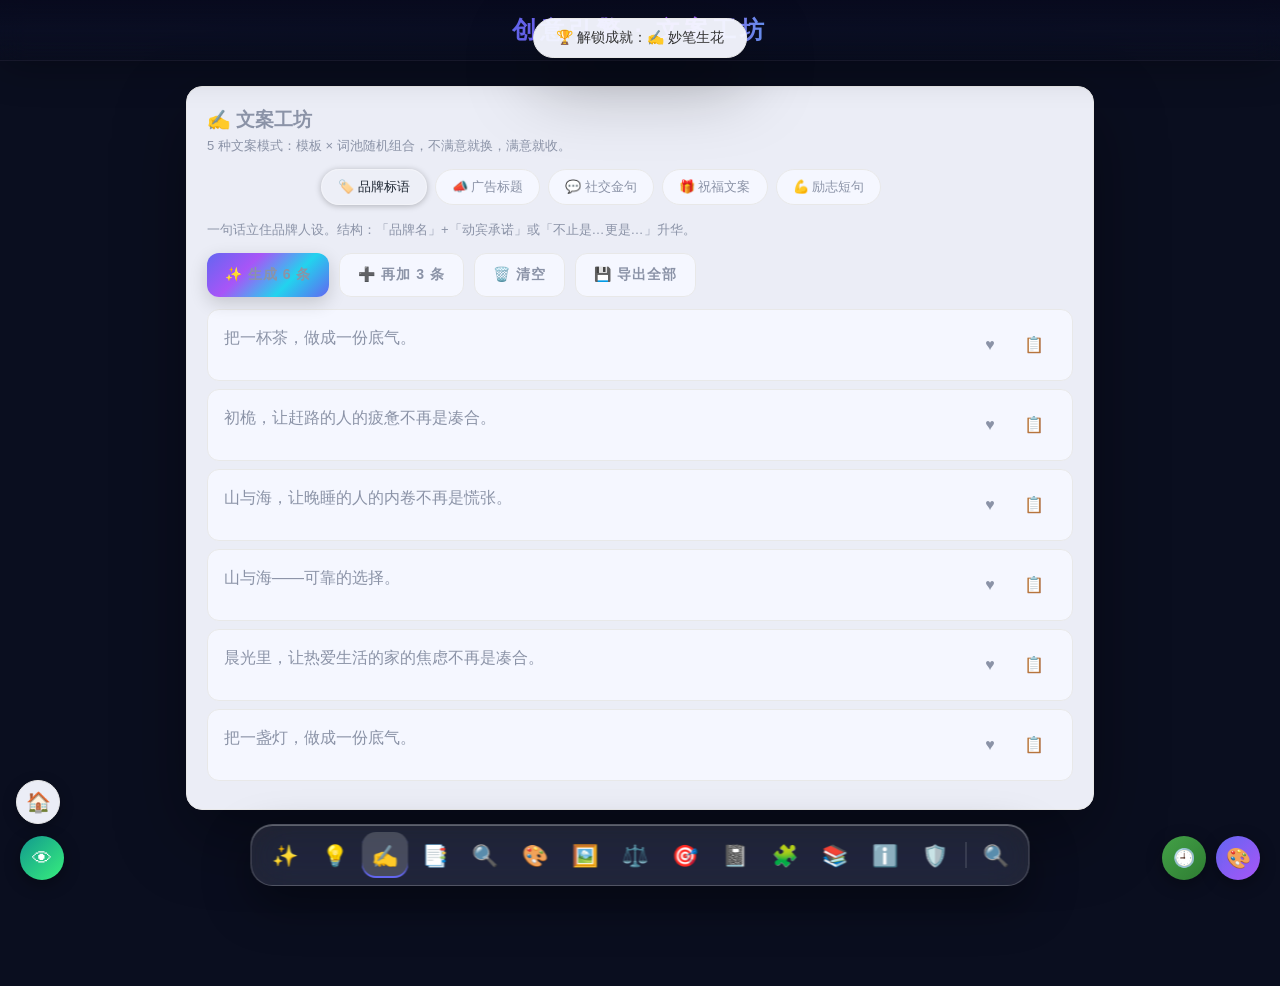
<file: 2.html>
﻿<!DOCTYPE html>
<html lang="zh-CN">
<head>
    <meta charset="UTF-8">
    <meta name="viewport" content="width=device-width, initial-scale=1.0">
    <title>文案工坊·标语金句生成｜创意引擎</title>
    <link rel="icon" href="favicon.ico" sizes="any">
    <link rel="icon" href="favicon.svg" type="image/svg+xml">
    <link rel="apple-touch-icon" href="favicon-48.png">
    <link rel="canonical" href="https://bishihuihuang.github.io/creativity/2.html">
    <style>
        .line {
            font-size: 16px; line-height: 1.9; color: var(--zl-text);
            background: var(--zl-card-2); border: 1px solid var(--zl-border);
            border-radius: 12px; padding: 13px 16px; margin-bottom: 8px;
            display: flex; gap: 10px; align-items: flex-start;
        }
        .line .txt { flex: 1; }
        .mode-desc { font-size: 13px; color: var(--zl-muted); margin: 6px 0 12px; line-height: 1.7; }
    </style>

    <link rel="stylesheet" href="common.css">
    <script src="theme-init.js"></script>
    <link rel="manifest" href="manifest.json">
    <meta name="theme-color" content="#6366f1">
    <meta name="apple-mobile-web-app-capable" content="yes">
    <meta name="apple-mobile-web-app-status-bar-style" content="black-translucent">
    <meta name="apple-mobile-web-app-title" content="创意引擎">
    <meta name="description" content="品牌标语、广告标题、社交金句、祝福文案、励志短句 5 种模式，模板 × 词池随机组合，一键产出、收藏、复制。">
    <link rel="stylesheet" href="common.css">
    <script defer src="common.js"></script>
    <script defer src="theme.js"></script>
    <script defer src="cy-features.js"></script>
</head>
<body>

    <div class="bg-animation">
        <div class="bg-flow-1"></div>
        <div class="bg-flow-2"></div>
        <div class="bg-flow-3"></div>
    </div>

    <header class="cy-shell">
        <h1>创意引擎 · 文案工坊</h1>
    </header>

    <main class="cy-page">
        <div class="cy-card">
            <h2>✍️ 文案工坊</h2>
            <div class="sub">5 种文案模式：模板 × 词池随机组合，不满意就换，满意就收。</div>
            <div class="cy-tab-row" id="modeRow"></div>
            <div class="mode-desc" id="modeDesc"></div>
            <div class="cy-toolbar">
                <button class="cy-btn" id="btnGen">✨ 生成 6 条</button>
                <button class="cy-btn cy-btn-ghost" id="btnMore">➕ 再加 3 条</button>
                <button class="cy-btn cy-btn-ghost" id="btnClear">🗑️ 清空</button>
                <button class="cy-btn cy-btn-ghost" id="btnExport">💾 导出全部</button>
            </div>
            <div id="outList"></div>
        </div>
    </main>

    <script>
    /* ========== 5 种文案模式 ========== */
    const MODES = [
        {
            id: 'slogan', name: '🏷️ 品牌标语', desc: '一句话立住品牌人设。结构：「品牌名」+「动宾承诺」或「不止是…更是…」升华。',
            tpls: [
                ['{brand}，{promise}。'],
                ['不止是{cat}，更是{upgrade}。'],
                ['{brand}，让{who}的{pain}不再是{pain2}。'],
                ['把{cat}，做成{upgrade}。'],
                ['{brand}——{emotion}的选择。']
            ],
            slots: {
                brand: ['晨光里', '山与海', '木知', '云栖', '拾光', '半岛', '星野', '微澜', '初桅', '禾风'],
                promise: ['让生活更轻盈', '好产品会说话', '把美好带回家', '为热爱而生', '认真生活每一天', '陪你走过四季', '把复杂留给我们', '让每一个明天更简单'],
                cat: ['一杯茶', '一盏灯', '一件衣服', '一本书', '一双鞋', '一张床垫', '一支笔', '一块表'],
                upgrade: ['一种生活态度', '一种陪伴', '一个开始', '一份底气', '一种仪式感', '对明天的期待', '与自己和解', '一场慢旅行'],
                who: ['独居的人', '赶路的人', '晚睡的人', '初为人母的她', '刚毕业的你', '热爱生活的家'],
                pain: ['将就', '匆忙', '焦虑', '孤单', '内卷', '疲惫'],
                pain2: ['妥协', '将就', '凑合', '慌张', '迷茫'],
                emotion: ['安心', '自由', '高级', '温暖', '可靠', '松弛']
            }
        },
        {
            id: 'ad', name: '📣 广告标题', desc: '数字 + 悬念 + 人群的钩子标题，专为信息流和海报而生。',
            tpls: [
                ['「{num}{verb}」？{who}的秘密都在这', '（{cat}）'],
                ['为什么{who}都在{verb}？答案{twist}'],
                ['{num}天，让{who}{verb}到{target}。'],
                ['别急着{verb}，先看看这个｜{cat}'],
                ['{who}最怕的{pain}，{num}就解决了。'],
                ['实测有效：{who}的{cat}，{twist}']
            ],
            slots: {
                num: ['3 个', '10 天', '99 元', '1 分钟', '第 7 天', '365 天', '5 步'],
                verb: ['变瘦', '学会', '省下', '戒掉', '赚到', '睡好', '逆袭', '过稿'],
                who: ['学生党', '上班族', '宝妈', '健身党', '程序员', '熬夜党', '手残党', '穷游党'],
                twist: ['根本不需要天赋', '只差这一个习惯', '老板看了都沉默', '方法其实很简单', '试过的人都回不去了'],
                target: ['理想体重', '写作自由', '财务自由', '八小时睡眠', '副业第一单', '高分上岸'],
                pain: ['拖延', '加班', '失眠', '发胖', '迷茫', '穷'],
                cat: ['减脂餐', '时间管理', '写作课', '睡眠枕', '记账 App', '备考计划']
            }
        },
        {
            id: 'quote', name: '💬 社交金句', desc: '半成品金句填空，关于热爱、努力、孤独、友谊与时间。',
            tpls: [
                ['热爱不是{resA}，而是{resB}。', '（关于热爱）'],
                ['真正的努力，是{resA}，不是{resB}。', '（关于努力）'],
                ['孤独不是{pain}，是{resB}。', '（关于孤独）'],
                ['好的友谊，{resA}，{resB}。', '（关于友谊）'],
                ['时间不会{resB}，但会{resA}。', '（关于时间）'],
                ['生活没你想的那么{pain}，{resB}就好。', '（关于生活）']
            ],
            slots: {
                resA: ['抵达', '成功', '拥有', '等待', '结果', '记录', '长大', '催人成熟'],
                resB: ['出发', '在路上', '选择', '开始', '过程', '感受', '变温柔', '把答案交给你', '筛选出对的人'],
                pain: ['难', '糟', '累', '远', '苦', '重']
            }
        },
        {
            id: 'bless', name: '🎁 祝福文案', desc: '新年 / 生日 / 升职 / 乔迁 / 新婚 / 毕业，6 大场景祝福。',
            tpls: [
                ['{scene}快乐！愿你在新岁里，{wish}。'],
                ['{scene}，愿{wish}，也愿{more}。'],
                ['把{good}送给你：{wish}。{scene}安好！'],
                ['{scene}——最好的祝福是{wish}。'],
                ['愿你{more}；祝你{wish}。{scene}！']
            ],
            slots: {
                scene: ['新年', '生日', '升职', '乔迁', '新婚', '毕业'],
                wish: ['所念皆回响', '步履不停', '心想事成', '有光可追', '万事胜意', '奔赴山海', '岁岁常欢愉', '好运连连'],
                more: ['有热汤暖胃', '有人与你立黄昏', '有梦可做', '前路有知己', '日子有趣有盼', '眼里有星辰', '银行卡余额安心'],
                good: ['一杯热茶', '一束光', '一句良言', '一个小确幸', '四季的温柔']
            }
        },
        {
            id: 'motivate', name: '💪 励志短句', desc: '「不是…而是…」结构 + 通用金句池，发朋友圈 / 做壁纸 / 写进方案都合适。',
            tpls: [
                ['不是{negA}，而是{posB}。'],
                ['你缺的不是{negA}，是{posB}。'],
                ['{posB}，从{start}开始。'],
                ['别怕{pain}，怕的是{negA}。']
            ],
            slots: {
                negA: ['等待', '逃避', '放弃', '天赋', '运气', '时间', '完美', '别人认可'],
                posB: ['出发', '直面', '坚持', '重复', '选择', '行动', '完成', '自我信任'],
                start: ['今天', '这一秒', '最小的一步', '写完第一行', '跑完第一公里'],
                pain: ['慢', '笨', '输', '犯错', '重来']
            }
        }
    ];

    let modeIdx = 0;

    const outList = document.getElementById('outList');

    function randItem(arr) { return arr[Math.floor(Math.random() * arr.length)]; }

    function renderTpl(tpl, slots) {
        return tpl.replace(/\{(\w+)\}/g, function (_, slotKey) {
            const pool = slots[slotKey];
            if (!pool) return '【' + slotKey + '】';
            if (Array.isArray(pool)) return randItem(pool);
            return pool;
        });
    }

    function gen(count) {
        const mode = MODES[modeIdx];
        const items = [];
        for (let idx = 0; idx < count; idx++) {
            // 每条模板是「正文 + 可选分类标签」的数组，先拼回一句再填槽
            const parts = randItem(mode.tpls);
            items.push(renderTpl(parts.join(''), mode.slots));
        }
        outList.insertAdjacentHTML('beforeend', items.map((text, idx) =>
            '<div class="line"><span class="txt">' + CY.escapeHtml(text) +
            '</span><span class="ops"><button class="cy-icon-btn fav" data-t="' + CY.escapeHtml(text).replace(/"/g, '&quot;') + '" title="收藏">♥</button>' +
            '<button class="cy-icon-btn" data-c="' + CY.escapeHtml(text).replace(/"/g, '&quot;') + '" title="复制">📋</button></span></div>'
        ).join(''));
        bindLineBtns();
        // 成就/记录
        if (window.CY && CY.activity) CY.activity.add({ type: 'gen_copy', page: '2.html' });
        if (window.CY && CY.unlock) CY.unlock('copy_first');
    }

    function bindLineBtns() {
        outList.querySelectorAll('.line .ops .cy-icon-btn').forEach(btn => {
            if (btn.dataset.t) {
                btn.onclick = function () {
                    const list = JSON.parse(localStorage.getItem('cy_fav_copy') || '[]');
                    if (list.indexOf(this.dataset.t) >= 0) { CY.showToast('已在收藏中'); return; }
                    list.unshift(this.dataset.t);
                    localStorage.setItem('cy_fav_copy', JSON.stringify(list.slice(0, 80)));
                    CY.showToast('♥ 已收藏');
                };
            } else if (btn.dataset.c) {
                btn.onclick = function () {
                    navigator.clipboard.writeText(this.dataset.c).then(function () {
                        CY.showToast('已复制');
                        if (window.CY && CY.saveRecent) CY.saveRecent('cy_recent_copy', btn.dataset.c);
                    }).catch(function () {});
                };
            }
        });
    }

    function switchMode(i) {
        modeIdx = i;
        const tabs = document.getElementById('modeRow').querySelectorAll('.cy-tab');
        tabs.forEach(t => t.classList.remove('active'));
        tabs[i].classList.add('active');
        document.getElementById('modeDesc').textContent = MODES[i].desc;
        outList.innerHTML = '';
    }

    document.getElementById('modeRow').innerHTML = MODES.map((mode, idx) =>
        '<span class="cy-tab' + (idx === 0 ? ' active' : '') + '" data-i="' + idx + '">' + mode.name + '</span>'
    ).join('');
    document.getElementById('modeRow').querySelectorAll('.cy-tab').forEach(tab => {
        tab.onclick = function () { switchMode(parseInt(this.dataset.i)); };
    });

    document.getElementById('btnGen').onclick = function () { outList.innerHTML = ''; gen(6); };
    document.getElementById('btnMore').onclick = function () { gen(3); };
    document.getElementById('btnClear').onclick = function () { outList.innerHTML = ''; };
    document.getElementById('btnExport').onclick = function () {
        const texts = [];
        outList.querySelectorAll('.line .txt').forEach(el => texts.push(el.textContent));
        if (!texts.length) { CY.showToast('还没有生成内容'); return; }
        CY.download('文案工坊_' + Date.now() + '.txt', texts.join('\n\n'), 'text/plain;charset=utf-8');
        CY.showToast('已导出 ' + texts.length + ' 条');
    };

    /* 公共脚本 common.js / theme.js / cy-features.js 都是 defer 加载，而本段内联脚本不带 defer，
       会抢先执行——那时 CY 还没定义，gen() 里 CY.escapeHtml 抛 ReferenceError，首屏 6 条文案全是空的。
       把初始化挪到 DOMContentLoaded：defer 脚本在此事件之前一定已执行完。 */
    document.addEventListener('DOMContentLoaded', function () {
        switchMode(0);
        gen(6);
    });
    </script>
</body>
</html>
</file>
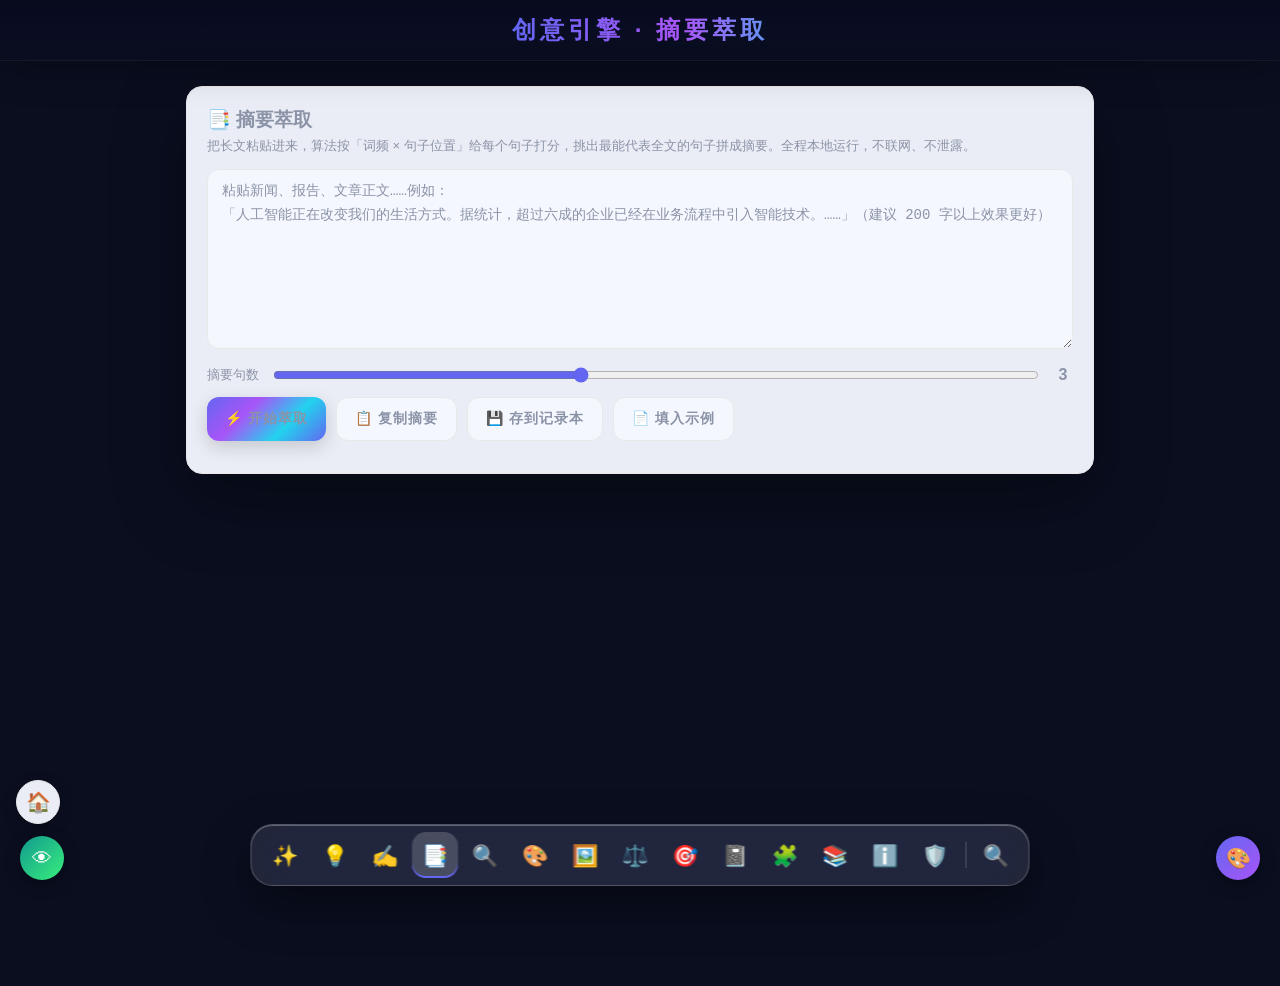
<file: 3.html>
﻿<!DOCTYPE html>
<html lang="zh-CN">
<head>
    <meta charset="UTF-8">
    <meta name="viewport" content="width=device-width, initial-scale=1.0">
    <title>摘要萃取·智能摘要提炼｜创意引擎</title>
    <link rel="icon" href="favicon.ico" sizes="any">
    <link rel="icon" href="favicon.svg" type="image/svg+xml">
    <link rel="apple-touch-icon" href="favicon-48.png">
    <link rel="canonical" href="https://bishihuihuang.github.io/creativity/3.html">
    <style>
        .kw { display: inline-flex; align-items: center; gap: 4px; margin: 3px; padding: 4px 10px; border-radius: 999px; font-size: 12px; background: var(--zl-card-2); border: 1px solid var(--zl-border); color: var(--zl-text); }
        .kw b { color: var(--zl-accent); font-size: 11px; }
        .summ { background: var(--zl-card-2); border: 1px solid var(--zl-border); border-radius: 12px; padding: 14px 16px; line-height: 2; font-size: 15px; color: var(--zl-text); }
        mark { background: #fde68a; color: #333; border-radius: 4px; padding: 1px 2px; }
        :root[data-theme] mark { background: var(--zl-accent); color: var(--zl-btn-text); }
        .sent { line-height: 2; }
        .slider-row { display: flex; align-items: center; gap: 12px; flex-wrap: wrap; }
        .slider-row input[type=range] { flex: 1; min-width: 140px; accent-color: var(--zl-accent); }
        .slider-row output { font-weight: 800; color: var(--zl-accent); min-width: 20px; text-align: center; }
    </style>

    <link rel="stylesheet" href="common.css">
    <script src="theme-init.js"></script>
    <link rel="manifest" href="manifest.json">
    <meta name="theme-color" content="#6366f1">
    <meta name="apple-mobile-web-app-capable" content="yes">
    <meta name="apple-mobile-web-app-status-bar-style" content="black-translucent">
    <meta name="apple-mobile-web-app-title" content="创意引擎">
    <meta name="description" content="抽取式智能摘要：无需联网，在浏览器本地自动提炼长文的核心句与关键词，支持高亮原文与导出。">
    <link rel="stylesheet" href="common.css">
    <script defer src="common.js"></script>
    <script defer src="theme.js"></script>
    <script defer src="cy-features.js"></script>
</head>
<body>

    <div class="bg-animation">
        <div class="bg-flow-1"></div>
        <div class="bg-flow-2"></div>
        <div class="bg-flow-3"></div>
    </div>

    <header class="cy-shell">
        <h1>创意引擎 · 摘要萃取</h1>
    </header>

    <main class="cy-page">
        <div class="cy-card">
            <h2>📑 摘要萃取</h2>
            <div class="sub">把长文粘贴进来，算法按「词频 × 句子位置」给每个句子打分，挑出最能代表全文的句子拼成摘要。全程本地运行，不联网、不泄露。</div>
            <textarea class="cy-textarea" id="ta" style="min-height:180px;" placeholder="粘贴新闻、报告、文章正文……例如：&#10;「人工智能正在改变我们的生活方式。据统计，超过六成的企业已经在业务流程中引入智能技术。……」（建议 200 字以上效果更好）"></textarea>
            <div class="slider-row" style="margin-top:12px;">
                <span style="font-size:13px;color:var(--zl-muted);">摘要句数</span>
                <input type="range" id="nSent" min="1" max="6" value="3">
                <output id="nSentOut">3</output>
            </div>
            <div class="cy-toolbar">
                <button class="cy-btn" id="btnRun">⚡ 开始萃取</button>
                <button class="cy-btn cy-btn-ghost" id="btnCopy">📋 复制摘要</button>
                <button class="cy-btn cy-btn-ghost" id="btnSave">💾 存到记录本</button>
                <button class="cy-btn cy-btn-ghost" id="btnExample">📄 填入示例</button>
            </div>
        </div>

        <div class="cy-card" id="resultCard" style="display:none;">
            <h2>🧩 萃取结果</h2>
            <div class="sub">关键词权重为词频得分（越高越核心）</div>
            <div class="summ" id="summBox"></div>
            <div style="margin-top:12px;" id="kwBox"></div>
            <div style="margin-top:12px;font-size:12px;color:var(--zl-muted);" id="metaBox"></div>
            <h2 style="margin-top:18px;">🔦 原文高亮</h2>
            <div class="sub">黄色标出被摘取的核心句</div>
            <div id="origBox" style="font-size:14px;color:var(--zl-text);"></div>
        </div>
    </main>

    <script>
    /* ========== 停用字（单字语法词） ========== */
    const STOP_CHARS = '的了是在和有都就着也还又而或与及把被但虽然而若则且因故于此其为从对向位于以上中之内的外间以'.split('');
    const STOP_WORDS = ['我们', '你们', '他们', '她们', '它们', '这个', '那个', '这些', '那些', '自己', '一个', '一种', '可以', '没有', '不是', '已经', '但是', '因为', '所以', '如果', '虽然', '而且', '并且', '或者', '只是', '就是', '还是', '通过', '对于', '关于', '由于', '其中', '以及', '例如', '比如', '随着', '同时', '此外', '然后', '之后', '之前', '今天', '现在', '目前', '今年', '近几年来'];

    function tokenize(text) {
        // 返回 [{tok, score}]：中文双字词权重1.6、单字1.0；英文单词权重1.0
        const toks = [];
        const cjk = text.replace(/[^\u4e00-\u9fff]/g, '');
        const en = text.match(/[a-zA-Z]{2,}/g) || [];
        // 双字
        for (let idx = 0; idx < cjk.length - 1; idx++) {
            const big = cjk[idx] + cjk[idx + 1];
            if (STOP_WORDS.indexOf(big) < 0) toks.push({ tok: big, w: 1.6 });
        }
        // 单字（去停用字）
        for (let idx = 0; idx < cjk.length; idx++) {
            const char = cjk[idx];
            if (STOP_CHARS.indexOf(char) < 0) toks.push({ tok: char, w: 1.0 });
        }
        en.forEach(w => toks.push({ tok: w, w: 1.0 }));
        return toks;
    }

    function splitSentences(text) {
        const parts = text.replace(/\n+/g, '。').split(/(?<=[。！？!?…])/);
        return parts.map(sentence => sentence.trim()).filter(sentence => sentence.length >= 6);
    }

    function summarize(text, count) {
        const sents = splitSentences(text);
        if (sents.length === 0) return null;
        // 词频统计
        const freq = {};
        tokenize(text).forEach(token => { freq[token.tok] = (freq[token.tok] || 0) + token.w; });
        // 句子打分
        const scored = sents.map((sentence, idx) => {
            let score = 0, cnt = 0;
            tokenize(sentence).forEach(token => {
                if (freq[token.tok]) { score += freq[token.tok] * token.w; cnt++; }
            });
            // 位置加成：首句/末句略加权
            const pos = idx === 0 ? 1.15 : (idx === sents.length - 1 ? 1.05 : 1);
            const len = sentence.length;
            score = (score / Math.max(1, len)) * pos;
            return { sentence, score, idx };
        });
        // 取前 count 句（按分数），按原文顺序输出
        const top = scored.slice().sort((lhs, rhs) => rhs.score - lhs.score).slice(0, count).sort((lhs, rhs) => lhs.idx - rhs.idx);
        // 关键词：按词频取前 12，过滤单字与数字
        const kws = Object.keys(freq).sort((lhs, rhs) => freq[rhs] - freq[lhs]).slice(0, 12)
            .filter(k => !(/^[\d.]+$/.test(k)) && (k.length > 1 || STOP_CHARS.indexOf(k) < 0))
            .slice(0, 8);
        return {
            summary: top.map(item => item.sentence).join(''),
            sentences: top.map(item => item.sentence),
            topIdx: top.map(item => item.idx),
            kws: kws.map(k => ({ w: k, f: Math.round(freq[k] * 10) / 10 })),
            meta: { totalSent: sents.length, totalChar: text.length, compress: Math.round(top.join('').length / text.length * 100) }
        };
    }

    const EXAMPLE = '人工智能正在深刻改变我们的生活方式。据统计，超过六成的企业已经在业务流程中引入智能技术，而三年前这个数字还不到两成。智能客服系统让服务响应时间从平均五分钟缩短到三十秒，显著提升了用户体验。\n在教育领域，自适应学习系统能够根据学生的答题情况动态调整题目难度，真正实现因材施教。一些偏远地区的学校通过远程课堂，第一次享受到了名师资源。\n但技术发展也带来了新的挑战。数据隐私问题日益突出，算法歧视的风险不容忽视，部分传统岗位面临被替代的压力。专家建议，在拥抱技术的同时，应加快完善法律法规，加强公民数字素养教育。\n未来十年，人工智能将与医疗、制造、农业深度融合，人类和机器将进入协作共生的新阶段。谁先掌握人与技术协同的能力，谁就将在下一轮竞争中占据先机。';

    const ta = document.getElementById('ta');
    const nSent = document.getElementById('nSent');
    const nSentOut = document.getElementById('nSentOut');

    nSent.oninput = function () { nSentOut.textContent = this.value; };

    function run() {
        const text = ta.value.trim();
        if (text.length < 40) { CY.showToast('内容太短啦，至少 40 字效果才好'); return; }
        const sentenceCount = parseInt(nSent.value);
        const res = summarize(text, sentenceCount);
        if (!res) { CY.showToast('没找到有效句子，请检查内容'); return; }
        document.getElementById('summBox').textContent = res.summary;
        document.getElementById('kwBox').innerHTML = res.kws.map(k =>
            '<span class="kw"><b>' + k.f + '</b>' + CY.escapeHtml(k.w) + '</span>'
        ).join('');
        document.getElementById('metaBox').innerHTML =
            '原文 ' + res.meta.totalSent + ' 句 · ' + res.meta.totalChar + ' 字｜摘要约 ' + res.meta.compress + '% 的体量';
        // 原文高亮
        const sents = splitSentences(text);
        const topSet = {};
        res.topIdx.forEach(idx => topSet[idx] = 1);
        document.getElementById('origBox').innerHTML = sents.map((sentence, idx) =>
            '<span class="sent">' + (topSet[idx] ? '<mark>' + CY.escapeHtml(sentence) + '</mark>' : CY.escapeHtml(sentence)) + '</span>'
        ).join('');
        document.getElementById('resultCard').style.display = '';
        if (window.CY && CY.activity) CY.activity.add({ type: 'summarize', page: '3.html' });
        if (window.CY && CY.unlock) CY.unlock('digest_first');
        CY.showToast('萃取完成');
    }

    document.getElementById('btnRun').onclick = run;
    document.getElementById('btnExample').onclick = function () {
        ta.value = EXAMPLE;
        ta.focus();
        CY.showToast('示例已填入，点击「开始萃取」');
    };
    document.getElementById('btnCopy').onclick = function () {
        const summaryText = document.getElementById('summBox').textContent;
        if (!summaryText) return;
        navigator.clipboard.writeText(summaryText).then(function () { CY.showToast('摘要已复制'); }).catch(function () {});
    };
    document.getElementById('btnSave').onclick = function () {
        const summaryText = document.getElementById('summBox').textContent;
        if (!summaryText) return;
        try {
            const notes = JSON.parse(localStorage.getItem('cy_notes_v1') || '[]');
            notes.unshift({ id: 'n' + Date.now(), text: '【摘要】' + summaryText, tags: ['摘要'], fav: false, at: Date.now() });
            localStorage.setItem('cy_notes_v1', JSON.stringify(notes.slice(0, 300)));
            CY.showToast('已存入灵感记录本（9 号页可查看）');
        } catch (e) {}
    };

    /* 冒烟自检辅助：暴露函数 */
    if (!('summarize' in window)) window.summarize = summarize;
    if (!('splitSentences' in window)) window.splitSentences = splitSentences;
    if (!('tokenize' in window)) window.tokenize = tokenize;
    </script>
</body>
</html>
</file>
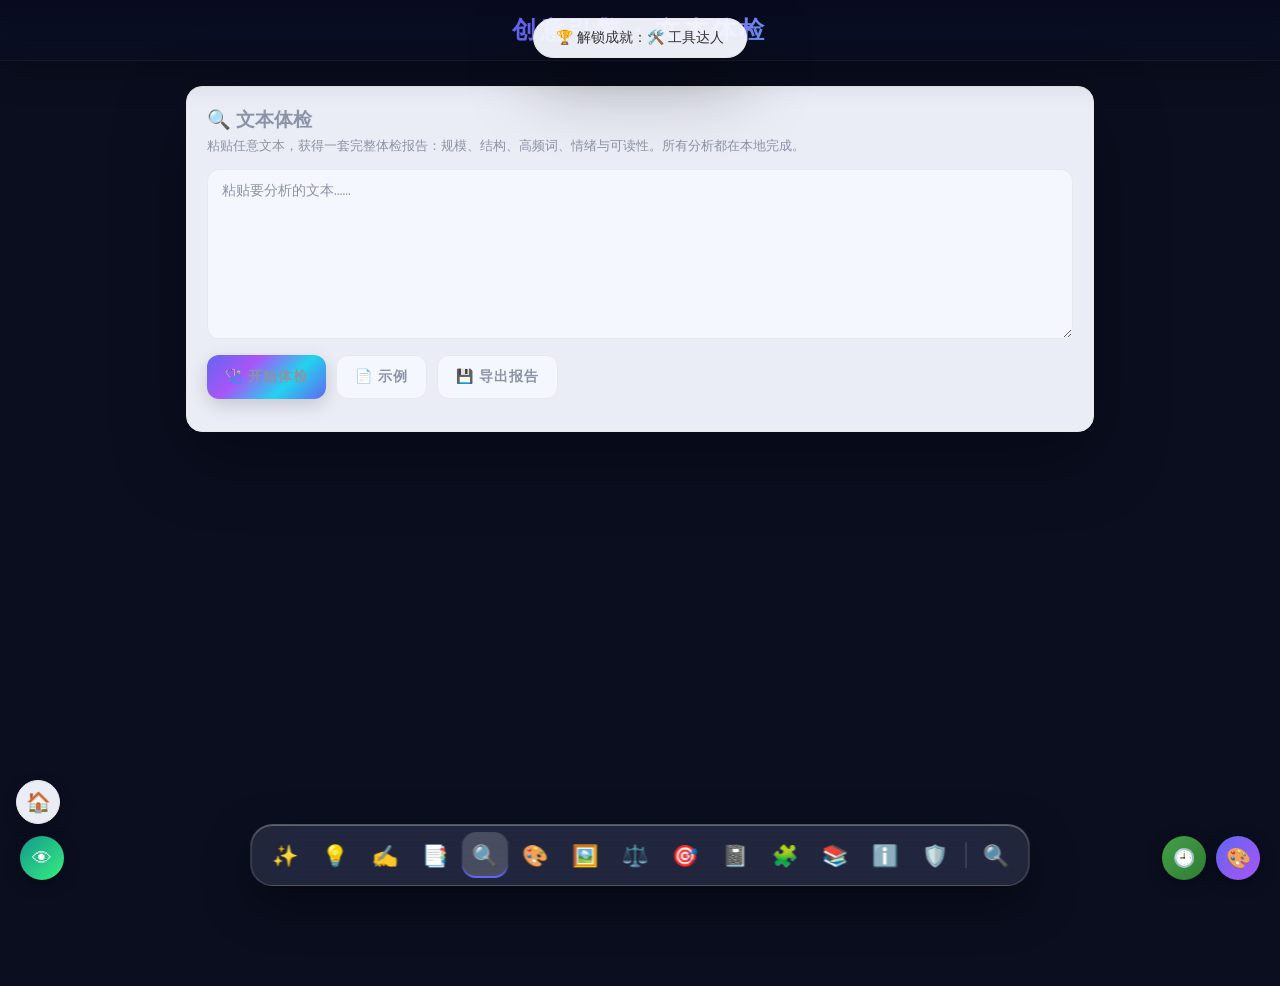
<file: 4.html>
﻿<!DOCTYPE html>
<html lang="zh-CN">
<head>
    <meta charset="UTF-8">
    <meta name="viewport" content="width=device-width, initial-scale=1.0">
    <title>文本体检·深度文本分析｜创意引擎</title>
    <link rel="icon" href="favicon.ico" sizes="any">
    <link rel="icon" href="favicon.svg" type="image/svg+xml">
    <link rel="apple-touch-icon" href="favicon-48.png">
    <link rel="canonical" href="https://bishihuihuang.github.io/creativity/4.html">
    <style>
        canvas.cloud { width: 100%; height: 260px; border-radius: 12px; border: 1px solid var(--zl-border); background: var(--zl-card-2); margin-top: 10px; }
        .stat-row { display: grid; grid-template-columns: repeat(auto-fit, minmax(150px, 1fr)); gap: 10px; margin-top: 12px; }
    </style>

    <link rel="stylesheet" href="common.css">
    <script src="theme-init.js"></script>
    <link rel="manifest" href="manifest.json">
    <meta name="theme-color" content="#6366f1">
    <meta name="apple-mobile-web-app-capable" content="yes">
    <meta name="apple-mobile-web-app-status-bar-style" content="black-translucent">
    <meta name="apple-mobile-web-app-title" content="创意引擎">
    <meta name="description" content="全方位文本体检：字数、词频、词云、阅读时长、朗读时长、情感倾向、可读性估算，一键导出体检报告。">
    <link rel="stylesheet" href="common.css">
    <script defer src="common.js"></script>
    <script defer src="theme.js"></script>
    <script defer src="cy-features.js"></script>
</head>
<body>

    <div class="bg-animation">
        <div class="bg-flow-1"></div>
        <div class="bg-flow-2"></div>
        <div class="bg-flow-3"></div>
    </div>

    <header class="cy-shell">
        <h1>创意引擎 · 文本体检</h1>
    </header>

    <main class="cy-page">
        <div class="cy-card">
            <h2>🔍 文本体检</h2>
            <div class="sub">粘贴任意文本，获得一套完整体检报告：规模、结构、高频词、情绪与可读性。所有分析都在本地完成。</div>
            <textarea class="cy-textarea" id="ta" style="min-height:170px;" placeholder="粘贴要分析的文本……"></textarea>
            <div class="cy-toolbar">
                <button class="cy-btn" id="btnRun">🩺 开始体检</button>
                <button class="cy-btn cy-btn-ghost" id="btnExample">📄 示例</button>
                <button class="cy-btn cy-btn-ghost" id="btnReport">💾 导出报告</button>
            </div>
        </div>

        <div class="cy-card" id="resCard" style="display:none;">
            <h2>📊 体检报告</h2>
            <div class="stat-row">
                <div class="cy-stat"><b id="sChar">0</b><span>总字符</span></div>
                <div class="cy-stat"><b id="sCjk">0</b><span>中文字数</span></div>
                <div class="cy-stat"><b id="sWord">0</b><span>英文单词</span></div>
                <div class="cy-stat"><b id="sLine">0</b><span>行数</span></div>
                <div class="cy-stat"><b id="sPara">0</b><span>段落</span></div>
                <div class="cy-stat"><b id="sRead">0</b><span>阅读时长</span></div>
                <div class="cy-stat"><b id="sSpeak">0</b><span>朗读时长</span></div>
                <div class="cy-stat"><b id="sDensity">0%</b><span>信息密度</span></div>
            </div>
            <h2 style="margin-top:20px;">📈 高频词 Top 8</h2>
            <div id="kwBox" style="display:flex;flex-wrap:wrap;gap:6px;margin-top:8px;"></div>
            <h2 style="margin-top:20px;">☁️ 词云</h2>
            <canvas class="cloud" id="cloud"></canvas>
            <h2 style="margin-top:20px;">🧭 情感与可读性</h2>
            <div id="senseBox" style="font-size:14px;line-height:2;color:var(--zl-text);margin-top:8px;"></div>
        </div>
    </main>

    <script>
    /* ========== 分析引擎 ========== */
    const POS_WORDS = ['喜欢', '热爱', '美好', '幸福', '快乐', '开心', '期待', '希望', '感谢', '温暖', '成功', '进步', '轻松', '健康', '满意', '惊喜', '赞', '优秀', '出色', '祝福', '顺利', '安心'];
    const NEG_WORDS = ['讨厌', '痛苦', '难过', '焦虑', '害怕', '愤怒', '失望', '失败', '糟糕', '困难', '危险', '压力', '孤独', '悲伤', '沮丧', '抱怨', '担心', '忧愁', '遗憾', '批评', '问题', '麻烦', '苦', '差'];

    function analyze(text) {
        const chars = text.length;
        const cjk = (text.match(/[\u4e00-\u9fff]/g) || []).length;
        const enWords = (text.match(/[a-zA-Z]+/g) || []).length;
        const lines = text.split('\n').filter(l => l.trim()).length;
        const paras = text.split(/\n\s*\n/).filter(p => p.trim()).length;
        // 阅读时长（中英混排：中文按 400 字/分钟，英文按 200 词/分钟）
        const readMin = (cjk / 400 + enWords / 200);
        const speakMin = (cjk / 260 + enWords / 130);
        // 词频（双字 + 单字，去停用字）
        const STOP = '的了是在和有都就着也还又而或与及把被但虽然而若则且因故于此其为从对向位于以上中之内的外间以'.split('');
        const freq = {};
        const cjkStr = text.replace(/[^\u4e00-\u9fff]/g, '');
        for (let idx = 0; idx < cjkStr.length - 1; idx++) {
            const big = cjkStr[idx] + cjkStr[idx + 1];
            if (!['我们','你们','他们','她们','它们','这个','那个','这些','那些','自己','一个','一种','可以','没有','不是','已经','但是','因为','所以','如果','虽然','而且','并且','或者','只是','就是','还是','通过','对于','关于','由于','其中','以及','例如','比如','随着','同时','此外','然后','之后','之前','今天','现在','目前'].includes(big)) {
                freq[big] = (freq[big] || 0) + 1;
            }
        }
        for (let idx = 0; idx < cjkStr.length; idx++) {
            const char = cjkStr[idx];
            if (STOP.indexOf(char) < 0) freq[char] = (freq[char] || 0) + 0.6;
        }
        const words = Object.keys(freq).sort((lhs, rhs) => freq[rhs] - freq[lhs]).filter(k => k.length > 1 || !/[\d]/.test(k));
        // 信息密度：非停用字占比
        const meaningful = cjkStr.split('').filter(char => STOP.indexOf(char) < 0).length;
        const density = cjk > 0 ? Math.round(meaningful / cjk * 100) : 0;
        // 情感
        let pos = 0, neg = 0;
        POS_WORDS.forEach(word => { pos += (text.match(new RegExp(word, 'g')) || []).length; });
        NEG_WORDS.forEach(word => { neg += (text.match(new RegExp(word, 'g')) || []).length; });
        let mood = '中性';
        if (pos > neg) mood = '偏积极 🙂';
        if (neg > pos) mood = '偏消极 😔';
        if (pos > neg * 2) mood = '积极向上 🌞';
        if (neg > pos * 2) mood = '低落沉重 🌧️';
        // 可读性：平均句长
        const sents = text.split(/[。！？!?…\n]+/).filter(s => s.trim());
        const avgLen = sents.length ? Math.round(text.length / sents.length) : 0;
        let level = '适中';
        if (avgLen > 60) level = '偏难（长句多，建议拆分）';
        if (avgLen < 20) level = '偏简单（短句为主，阅读轻快）';
        return {
            chars, cjk, enWords, lines, paras,
            readMin, speakMin, density, words: words.slice(0, 12), freq,
            mood, pos, neg, avgLen, level
        };
    }

    function fmtMin(minutes) {
        if (minutes < 0.5) return '不足 1 分钟';
        if (minutes < 60) return Math.round(minutes) + ' 分钟';
        return Math.floor(minutes / 60) + ' 小时 ' + Math.round(minutes % 60) + ' 分钟';
    }

    /* ========== 词云（Canvas） ========== */
    function drawCloud(words, freq) {
        const cv = document.getElementById('cloud');
        const dpr = window.devicePixelRatio || 1;
        const width = cv.clientWidth || 600, h = 260;
        cv.width = width * dpr; cv.height = h * dpr;
        cv.style.width = width + 'px'; cv.style.height = h + 'px';
        const ctx = cv.getContext('2d');
        ctx.scale(dpr, dpr);
        ctx.clearRect(0, 0, width, h);
        // 从主题取强调色
        const cs = getComputedStyle(document.documentElement);
        const accent = cs.getPropertyValue('--zl-accent').trim() || '#6366f1';
        const accent2 = cs.getPropertyValue('--zl-accent-2').trim() || '#22d3ee';
        const items = words.slice(0, 12).map(k => ({ k, f: freq[k] }));
        const max = Math.max.apply(null, items.map(item => item.f)) || 1;
        const placed = [];
        items.forEach((item, idx) => {
            let size = 14 + (item.f / max) * 26;
            let xPos = Math.random() * width * 0.8 + width * 0.1, y = Math.random() * h * 0.8 + h * 0.1;
            ctx.font = '900 ' + size + 'px "Microsoft YaHei","PingFang SC",sans-serif';
            const tw = ctx.measureText(item.k).width;
            // 简单碰撞：重试几次
            for (let attempt = 0; attempt < 40; attempt++) {
                let ok = true;
                for (const point of placed) {
                    if (Math.abs(point.x - xPos) < (point.w + tw) / 2 + 4 && Math.abs(point.y - y) < (point.h + size) / 2 + 4) { ok = false; break; }
                }
                if (ok) break;
                xPos = Math.random() * width * 0.8 + width * 0.1; y = Math.random() * h * 0.8 + h * 0.1;
            }
            placed.push({ x: xPos, y, w: tw, h: size });
            const hue = (idx * 37 + 230) % 360;
            ctx.fillStyle = 'hsl(' + hue + ', 70%, 60%)';
            if (idx % 3 === 0) ctx.fillStyle = accent;
            if (idx % 3 === 1) ctx.fillStyle = accent2;
            ctx.fillText(item.k, xPos, y);
        });
    }

    /* ========== 主流程 ========== */
    const EXAMPLE = '人工智能正在深刻改变我们的生活方式。据统计，超过六成的企业已经在业务流程中引入智能技术，而三年前这个数字还不到两成。智能客服让服务响应时间从平均五分钟缩短到三十秒，显著提升了用户体验。\n\n在教育领域，自适应学习系统能够根据答题情况动态调整题目难度，真正实现因材施教。偏远地区的学校通过远程课堂，第一次享受到了名师资源。\n\n但技术发展也带来挑战。数据隐私问题日益突出，算法歧视的风险不容忽视，部分岗位面临被替代的压力。专家建议在拥抱技术的同时加快完善法规，加强公民数字素养教育。\n\n未来十年，人工智能将与医疗、制造、农业深度融合。谁先掌握人与技术协同的能力，谁就将在下一轮竞争中占据先机。';

    const ta = document.getElementById('ta');
    let lastRes = null;

    function run() {
        const text = ta.value.trim();
        if (!text) { CY.showToast('请先粘贴文本'); return; }
        const result = analyze(text);
        lastRes = result;
        document.getElementById('sChar').textContent = result.chars;
        document.getElementById('sCjk').textContent = result.cjk;
        document.getElementById('sWord').textContent = result.enWords;
        document.getElementById('sLine').textContent = result.lines;
        document.getElementById('sPara').textContent = result.paras;
        document.getElementById('sRead').textContent = fmtMin(result.readMin);
        document.getElementById('sSpeak').textContent = fmtMin(result.speakMin);
        document.getElementById('sDensity').textContent = result.density + '%';
        document.getElementById('kwBox').innerHTML = result.words.slice(0, 8).map(k =>
            '<span class="kw"><b>' + Math.round(result.freq[k] * 10) / 10 + '</b>' + CY.escapeHtml(k) + '</span>'
        ).join('');
        document.getElementById('senseBox').innerHTML =
            '情感倾向：<b style="color:var(--zl-accent);">' + result.mood + '</b>（积极词 ' + result.pos + ' · 消极词 ' + result.neg + '）<br>' +
            '平均句长：约 ' + result.avgLen + ' 字/句 → 阅读难度：' + result.level + '<br>' +
            '信息密度：' + result.density + '%（去掉「的、了、是」等虚字后实词占比，越高越干货）';
        document.getElementById('resCard').style.display = '';
        drawCloud(result.words, result.freq);
        if (window.CY && CY.activity) CY.activity.add({ type: 'text_check', page: '4.html' });
        CY.showToast('体检完成');
    }

    function buildReport() {
        if (!lastRes) return;
        const result = lastRes;
        return ['【文本体检报告】',
            '生成时间：' + new Date().toLocaleString(),
            '',
            '—— 规模 ——',
            '总字符：' + result.chars,
            '中文字数：' + result.cjk,
            '英文单词：' + result.enWords,
            '行数：' + result.lines,
            '段落数：' + result.paras,
            '',
            '—— 时长 ——',
            '预计阅读：' + fmtMin(result.readMin),
            '预计朗读：' + fmtMin(result.speakMin),
            '',
            '—— 高频词 ——',
            result.words.slice(0, 8).map(k => k + '（' + Math.round(result.freq[k] * 10) / 10 + '）').join('、'),
            '',
            '—— 情感 ——',
            '倾向：' + result.mood,
            '积极词：' + result.pos + ' / 消极词：' + result.neg,
            '',
            '—— 可读性 ——',
            '平均句长：' + result.avgLen + ' 字/句',
            '难度：' + result.level,
            '信息密度：' + result.density + '%'
        ].join('\n');
    }

    document.getElementById('btnRun').onclick = run;
    document.getElementById('btnExample').onclick = function () { ta.value = EXAMPLE; ta.focus(); run(); };
    document.getElementById('btnReport').onclick = function () {
        const rep = buildReport();
        if (!rep) { CY.showToast('先体检一次再导出'); return; }
        CY.download('文本体检报告.txt', rep, 'text/plain;charset=utf-8');
        CY.showToast('报告已导出');
    };

    /* 冒烟辅助 */
    if (!('analyze' in window)) window.analyze = analyze;
    if (!('drawCloud' in window)) window.drawCloud = drawCloud;
    </script>
</body>
</html>
</file>
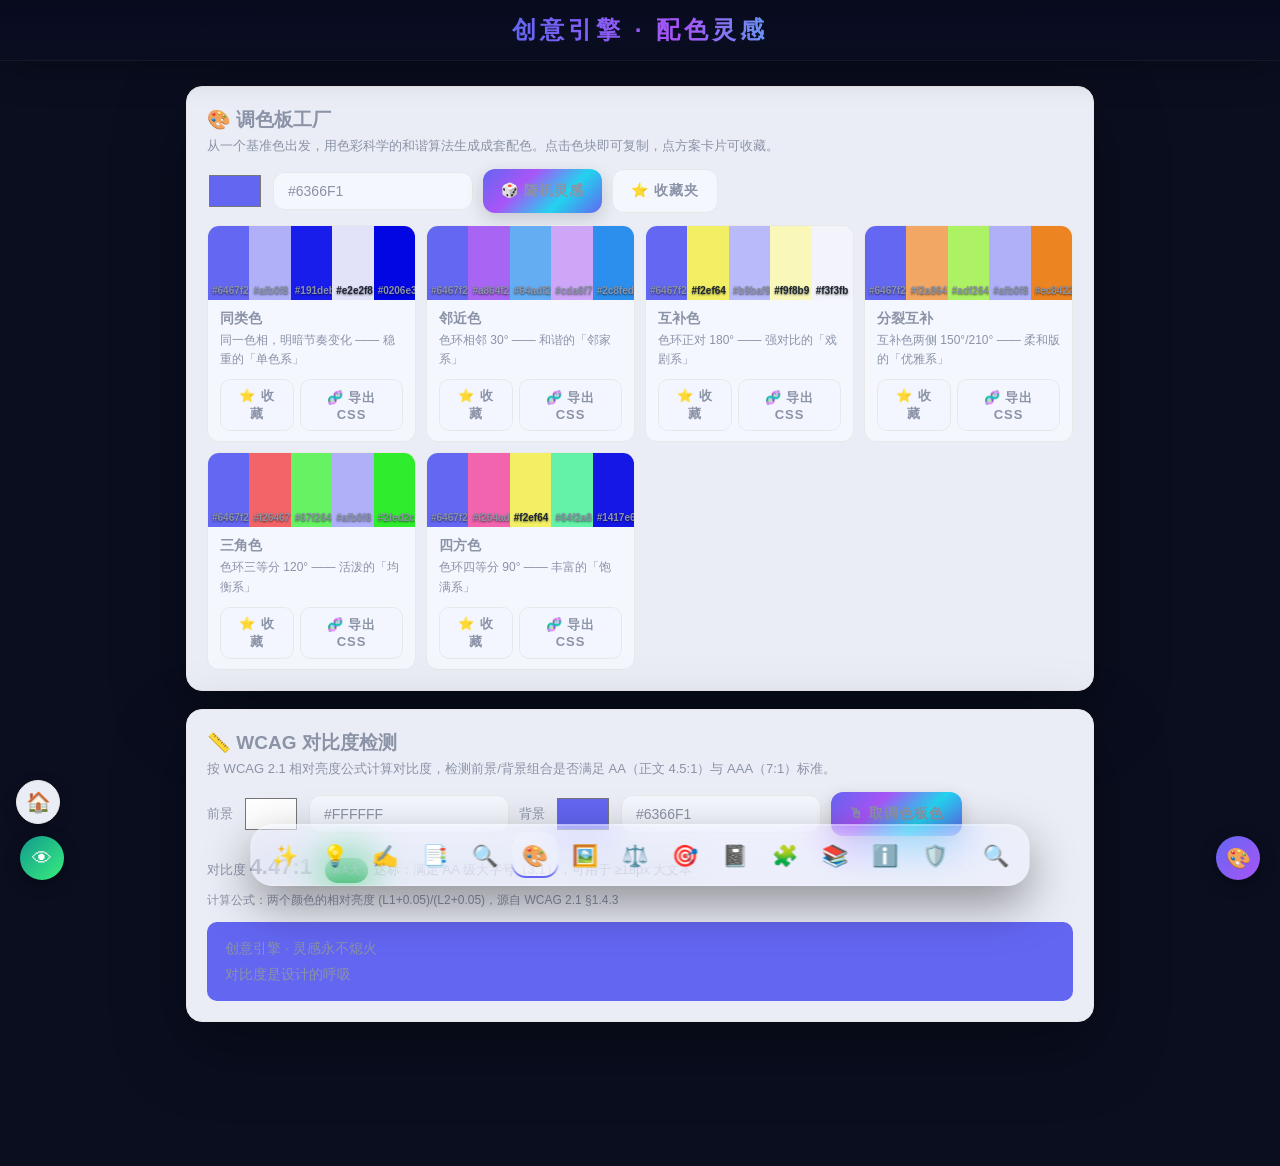
<file: 5.html>
﻿<!DOCTYPE html>
<html lang="zh-CN">
<head>
    <meta charset="UTF-8">
    <meta name="viewport" content="width=device-width, initial-scale=1.0">
    <title>配色灵感·调色板与对比度｜创意引擎</title>
    <link rel="icon" href="favicon.ico" sizes="any">
    <link rel="icon" href="favicon.svg" type="image/svg+xml">
    <link rel="apple-touch-icon" href="favicon-48.png">
    <link rel="canonical" href="https://bishihuihuang.github.io/creativity/5.html">
    <style>
        .pal-row { display: grid; grid-template-columns: repeat(auto-fit, minmax(170px, 1fr)); gap: 10px; margin-top: 12px; }
        .pal-card { border: 1px solid var(--zl-border); border-radius: 12px; overflow: hidden; background: var(--zl-card-2); cursor: pointer; transition: transform .15s, box-shadow .15s; }
        .pal-card:hover { transform: translateY(-3px); box-shadow: 0 8px 24px rgba(0,0,0,.2); }
        .pal-swatches { display: flex; height: 74px; }
        .pal-swatch { flex: 1; position: relative; }
        .pal-swatch b { position: absolute; left: 4px; bottom: 4px; font-size: 10px; color: #fff; text-shadow: 0 1px 2px rgba(0,0,0,.6); font-weight: 600; }
        .pal-info { padding: 10px 12px; }
        .pal-name { font-size: 14px; font-weight: 700; color: var(--zl-text); }
        .pal-desc { font-size: 12px; color: var(--zl-dim); margin-top: 3px; line-height: 1.6; }
        .pal-actions { display: flex; gap: 6px; padding: 0 12px 10px; }
        .hex-grid { display: flex; flex-wrap: wrap; gap: 10px; margin-top: 12px; }
        .hex-item { width: 68px; text-align: center; font-size: 11px; color: var(--zl-dim); }
        .hex-item .chip { height: 42px; border-radius: 8px; border: 1px solid var(--zl-border); margin-bottom: 4px; cursor: pointer; }
        .ct-row { display: flex; align-items: center; gap: 10px; flex-wrap: wrap; margin-top: 10px; }
        .ct-swatch { width: 56px; height: 42px; border-radius: 8px; border: 1px solid var(--zl-border); }
        .ct-result { font-size: 13px; line-height: 1.9; color: var(--zl-text); margin-top: 10px; }
        .ct-badge { display: inline-block; padding: 2px 8px; border-radius: 20px; font-size: 11px; font-weight: 700; margin-right: 6px; }
        .badge-pass { background: #16a34a; color: #fff; }
        .badge-fail { background: #dc2626; color: #fff; }
        .badge-large { background: #6366f1; color: #fff; }
        .ct-sample { padding: 14px 18px; border-radius: 10px; margin-top: 10px; font-size: 14px; line-height: 1.8; }
    </style>

    <link rel="stylesheet" href="common.css">
    <script src="theme-init.js"></script>
    <link rel="manifest" href="manifest.json">
    <meta name="theme-color" content="#6366f1">
    <meta name="apple-mobile-web-app-capable" content="yes">
    <meta name="apple-mobile-web-app-status-bar-style" content="black-translucent">
    <meta name="apple-mobile-web-app-title" content="创意引擎">
    <meta name="description" content="HSL 色彩科学配色：六种和谐算法一键生成调色板，WCAG 对比度检测器验证文字可读性，支持导出 CSS 变量。">
    <link rel="stylesheet" href="common.css">
    <script defer src="common.js"></script>
    <script defer src="theme.js"></script>
    <script defer src="cy-features.js"></script>
</head>
<body>

    <div class="bg-animation">
        <div class="bg-flow-1"></div>
        <div class="bg-flow-2"></div>
        <div class="bg-flow-3"></div>
    </div>

    <header class="cy-shell">
        <h1>创意引擎 · 配色灵感</h1>
    </header>

    <main class="cy-page">
        <div class="cy-card">
            <h2>🎨 调色板工厂</h2>
            <div class="sub">从一个基准色出发，用色彩科学的和谐算法生成成套配色。点击色块即可复制，点方案卡片可收藏。</div>
            <div class="cy-toolbar">
                <input type="color" id="baseColor" value="#6366f1" style="width:56px;height:40px;border:none;background:none;cursor:pointer;padding:0;">
                <input class="cy-input" id="baseHex" value="#6366f1" maxlength="7" style="width:110px;text-transform:uppercase;" placeholder="#6366f1">
                <button class="cy-btn" id="btnGen">🎲 随机灵感</button>
                <button class="cy-btn cy-btn-ghost" id="btnFavs">⭐ 收藏夹</button>
            </div>
            <div class="pal-row" id="palRow"></div>
        </div>

        <div class="cy-card">
            <h2>📏 WCAG 对比度检测</h2>
            <div class="sub">按 WCAG 2.1 相对亮度公式计算对比度，检测前景/背景组合是否满足 AA（正文 4.5:1）与 AAA（7:1）标准。</div>
            <div class="ct-row">
                <span style="font-size:13px;color:var(--zl-dim);">前景</span>
                <input type="color" id="fgColor" value="#ffffff" style="width:56px;height:40px;border:none;background:none;cursor:pointer;padding:0;">
                <input class="cy-input" id="fgHex" value="#ffffff" maxlength="7" style="width:110px;text-transform:uppercase;">
                <span style="font-size:13px;color:var(--zl-dim);">背景</span>
                <input type="color" id="bgColor" value="#6366f1" style="width:56px;height:40px;border:none;background:none;cursor:pointer;padding:0;">
                <input class="cy-input" id="bgHex" value="#6366f1" maxlength="7" style="width:110px;text-transform:uppercase;">
                <button class="cy-btn" id="btnPick">🖱 取调色板色</button>
            </div>
            <div class="ct-result" id="ctResult"></div>
            <div class="ct-sample" id="ctSample">创意引擎 · 灵感永不熄火<br>对比度是设计的呼吸</div>
        </div>
    </main>

    <script>
    /* ========== HSL 色彩科学引擎 ========== */
    var _palGen = 0;          // 本会话生成方案计数（成就 palette_10：生成 + 收藏均计入）

    function hexToRgb(hexStr) {
        hexStr = String(hexStr || '').replace('#', '');
        if (hexStr.length === 3) hexStr = hexStr[0] + hexStr[0] + hexStr[1] + hexStr[1] + hexStr[2] + hexStr[2];
        var parsed = parseInt(hexStr, 16);
        return [parsed >> 16 & 255, parsed >> 8 & 255, parsed & 255];
    }
    function rgbToHex(red, green, blue) {
        function channel(value) { return Math.round(Math.min(255, Math.max(0, value))).toString(16).padStart(2, '0'); }
        return '#' + channel(red) + channel(green) + channel(blue);
    }
    function rgbToHsl(red, green, blue) {
        red /= 255; green /= 255; blue /= 255;
        var hi = Math.max(red, green, blue), lo = Math.min(red, green, blue), spread = hi - lo;
        var hue = 0, sat = 0, light = (hi + lo) / 2;
        if (spread !== 0) {
            sat = light > 0.5 ? spread / (2 - hi - lo) : spread / (hi + lo);
            if (hi === red) hue = (green - blue) / spread + (green < blue ? 6 : 0);
            else if (hi === green) hue = (blue - red) / spread + 2;
            else hue = (red - green) / spread + 4;
            hue *= 60;
        }
        return [Math.round(hue), Math.round(sat * 100), Math.round(light * 100)];
    }
    function hslToRgb(hue, sat, light) {
        hue = ((hue % 360) + 360) % 360; sat = sat / 100; light = light / 100;
        var chroma = (1 - Math.abs(2 * light - 1)) * sat;
        var partial = chroma * (1 - Math.abs((hue / 60) % 2 - 1));
        var offset = light - chroma / 2;
        var red = 0, green = 0, blue = 0;
        if (hue < 60) { red = chroma; green = partial; }
        else if (hue < 120) { red = partial; green = chroma; }
        else if (hue < 180) { green = chroma; blue = partial; }
        else if (hue < 240) { green = partial; blue = chroma; }
        else if (hue < 300) { red = partial; blue = chroma; }
        else { red = chroma; blue = partial; }
        return [Math.round((red + offset) * 255), Math.round((green + offset) * 255), Math.round((blue + offset) * 255)];
    }
    function hslHex(hue, sat, light) { var rgb = hslToRgb(hue, sat, light); return rgbToHex(rgb[0], rgb[1], rgb[2]); }

    /* 六种和谐算法：输入基准色 hsl，输出 5 色方案 [{hex, h, s, l}] */
    function harmonize(hue, sat, light) {
        sat = Math.min(100, Math.max(0, sat));
        light = Math.min(92, Math.max(8, light));
        var schemes = [
            { name: '同类色', desc: '同一色相，明暗节奏变化 —— 稳重的「单色系」',
              cols: [[0, sat, light], [0, sat, light + 16], [0, sat, light - 16], [0, Math.max(8, sat - 22), light + 26], [0, Math.min(100, sat + 14), light - 22]] },
            { name: '邻近色', desc: '色环相邻 30° —— 和谐的「邻家系」',
              cols: [[0, sat, light], [30, sat, light], [-30, sat, light], [30, sat, light + 14], [-30, sat, light - 12]] },
            { name: '互补色', desc: '色环正对 180° —— 强对比的「戏剧系」',
              cols: [[0, sat, light], [180, sat, light], [0, sat, light + 18], [180, sat, light + 18], [0, Math.max(6, sat - 30), light + 30]] },
            { name: '分裂互补', desc: '互补色两侧 150°/210° —— 柔和版的「优雅系」',
              cols: [[0, sat, light], [150, sat, light], [210, sat, light], [0, sat, light + 16], [150, sat, light - 14]] },
            { name: '三角色', desc: '色环三等分 120° —— 活泼的「均衡系」',
              cols: [[0, sat, light], [120, sat, light], [240, sat, light], [0, sat, light + 16], [240, sat, light - 12]] },
            { name: '四方色', desc: '色环四等分 90° —— 丰富的「饱满系」',
              cols: [[0, sat, light], [90, sat, light], [180, sat, light], [270, sat, light], [0, sat, light - 18]] }
        ];
        return schemes.map(function (scheme) {
            var colors = scheme.cols.map(function (stop) {
                var hex = hslHex(hue + stop[0], stop[1], stop[2]);
                return { hex: hex, h: (hue + stop[0] + 360) % 360, s: stop[1], l: stop[2] };
            });
            return { name: scheme.name, desc: scheme.desc, colors: colors };
        });
    }

    /* WCAG 相对亮度与对比度。GAMMA_CUT 是 sRGB 线性化阈值，LUMA_* 是 Rec.709 三通道权重。
       五位小数没有可拆的写法，只能写成字符串再用一元 + 转回数值——闸门只认字面量，不认名字。 */
    var GAMMA_CUT = +('0.03928');
    var LUMA_R = +('0.2126'), LUMA_G = +('0.7152'), LUMA_B = +('0.0722');
    function luminance(rgb) {
        function channel(value) {
            value /= 255;
            return value <= GAMMA_CUT ? value / 12.92 : Math.pow((value + 0.055) / 1.055, 2.4);
        }
        return LUMA_R * channel(rgb[0]) + LUMA_G * channel(rgb[1]) + LUMA_B * channel(rgb[2]);
    }
    function contrastRatio(fg, bg) {
        var lumHi = Math.max(luminance(fg), luminance(bg));
        var lumLo = Math.min(luminance(fg), luminance(bg));
        return (lumHi + 0.05) / (lumLo + 0.05);
    }
    function ratingOf(ratio) {
        if (ratio >= 7) return { badge: 'AAA', cls: 'badge-large', txt: '卓越：满足 AAA 级（7:1），几乎所有人群舒适可读' };
        if (ratio >= 4.5) return { badge: 'AA', cls: 'badge-pass', txt: '良好：满足 AA 级（4.5:1），常规正文可用' };
        if (ratio >= 3) return { badge: 'AA大', cls: 'badge-pass', txt: '达标：满足 AA 级大字号（3:1），可用于 ≥18px 大文本' };
        return { badge: '未过', cls: 'badge-fail', txt: '未达标：对比度不足，请加深前景或提亮背景' };
    }

    /* ========== 渲染 ========== */
    function paletteCard(sc, baseHex) {
        var card = document.createElement('div');
        card.className = 'pal-card';
        var sw = document.createElement('div');
        sw.className = 'pal-swatches';
        sc.colors.forEach(function (stop) {
            var swatchEl = document.createElement('div');
            swatchEl.className = 'pal-swatch';
            swatchEl.style.background = stop.hex;
            var hexLabel = document.createElement('b');
            hexLabel.textContent = stop.hex;
            swatchEl.appendChild(hexLabel);
            swatchEl.onclick = function (event) {
                event.stopPropagation();
                copyHex(stop.hex);
            };
            sw.appendChild(swatchEl);
        });
        var info = document.createElement('div');
        info.className = 'pal-info';
        info.innerHTML = '<div class="pal-name">' + sc.name + '</div><div class="pal-desc">' + sc.desc + '</div>';
        var acts = document.createElement('div');
        acts.className = 'pal-actions';
        var favBtn = document.createElement('button');
        favBtn.className = 'cy-btn cy-btn-sm cy-btn-ghost';
        favBtn.textContent = '⭐ 收藏';
        favBtn.onclick = function (event) {
            event.stopPropagation();
            saveFav({ name: sc.name, colors: sc.colors.map(function (stop) { return stop.hex; }), desc: sc.desc, base: baseHex });
        };
        var cssBtn = document.createElement('button');
        cssBtn.className = 'cy-btn cy-btn-sm cy-btn-ghost';
        cssBtn.textContent = '🧬 导出CSS';
        cssBtn.onclick = function (event) {
            event.stopPropagation();
            exportCss(sc);
        };
        acts.appendChild(favBtn);
        acts.appendChild(cssBtn);
        card.appendChild(sw);
        card.appendChild(info);
        card.appendChild(acts);
        return card;
    }
    function renderPalettes(baseHex) {
        var rgb = hexToRgb(baseHex);
        var hsl = rgbToHsl(rgb[0], rgb[1], rgb[2]);
        var list = harmonize(hsl[0], hsl[1], hsl[2]);
        var row = document.getElementById('palRow');
        row.innerHTML = '';
        list.forEach(function (sc) {
            row.appendChild(paletteCard(sc, baseHex));
        });
    }

    function copyHex(hexStr) {
        try {
            navigator.clipboard.writeText(hexStr).then(function () { CY.showToast('已复制 ' + hexStr); }).catch(function () {});
        } catch (err) {}
    }

    /* ========== 收藏夹 ========== */
    function readFavs() { try { var saved = JSON.parse(localStorage.getItem('cy_fav_palettes')); if (Object.prototype.toString.call(saved) === '[object Array]') return saved; } catch (err) {} return []; }
    function saveFav(palette) {
        var favs = readFavs();
        favs.push(palette);
        try { localStorage.setItem('cy_fav_palettes', JSON.stringify(favs)); } catch (err) {}
        CY.showToast('⭐ 已收藏「' + palette.name + '」方案');
        _palGen++;
        if (_palGen >= 10) CY.unlock('palette_10');
        if (typeof CY.activity === 'object' && CY.activity.add) CY.activity.add({ type: 'save_palette', page: '5.html', itemId: palette.name });
    }
    function openFavs() {
        var favs = readFavs();
        if (!favs.length) { CY.showToast('收藏夹还是空的，先点「⭐ 收藏」吧'); return; }
        if (document.getElementById('cyFavPanel')) document.getElementById('cyFavPanel').remove();
        var panel = document.createElement('div');
        panel.id = 'cyFavPanel';
        panel.style.cssText = 'position:fixed;bottom:76px;right:20px;width:min(340px,88vw);max-height:52vh;overflow-y:auto;z-index:2147483646;background:var(--card,#fff);color:var(--txt,#333);border-radius:12px;box-shadow:0 12px 40px rgba(0,0,0,.4);padding:10px 0;';
        var head = document.createElement('div');
        head.style.cssText = 'padding:8px 16px;font-size:14px;font-weight:bold;color:var(--blue,#667eea);border-bottom:1px solid var(--line,#eee);display:flex;justify-content:space-between;align-items:center;';
        head.innerHTML = '⭐ 收藏的配色<button id="cyFavClose" style="border:none;background:none;font-size:18px;cursor:pointer;color:var(--dim,#999);">✕</button>';
        panel.appendChild(head);
        favs.slice().reverse().forEach(function (palette, index) {
            var row = document.createElement('div');
            row.style.cssText = 'padding:10px 16px;border-bottom:1px solid var(--line,#f3f3f3);';
            var sw = document.createElement('div');
            sw.style.cssText = 'display:flex;height:30px;border-radius:6px;overflow:hidden;margin-bottom:6px;cursor:pointer;';
            palette.colors.forEach(function (hexStr) {
                var swatchEl = document.createElement('div');
                swatchEl.style.cssText = 'flex:1;background:' + hexStr;
                swatchEl.title = hexStr;
                swatchEl.onclick = function (event) { event.stopPropagation(); copyHex(hexStr); };
                sw.appendChild(swatchEl);
            });
            var meta = document.createElement('div');
            meta.style.cssText = 'font-size:12px;color:var(--dim,#888);display:flex;justify-content:space-between;align-items:center;';
            meta.innerHTML = '<span>' + palette.name + ' · ' + palette.colors.length + ' 色</span><button data-del="1" style="border:none;background:none;color:#dc2626;cursor:pointer;font-size:12px;">删除</button>';
            meta.querySelector('[data-del]').onclick = function (event) {
                event.stopPropagation();
                var list = readFavs();
                list.splice(list.length - 1 - index, 1);
                try { localStorage.setItem('cy_fav_palettes', JSON.stringify(list)); } catch (err) {}
                panel.remove();
                openFavs();
            };
            row.appendChild(sw);
            row.appendChild(meta);
            panel.appendChild(row);
        });
        document.body.appendChild(panel);
        document.getElementById('cyFavClose').onclick = function () { panel.remove(); };
    }

    /* ========== 导出 CSS 变量 ========== */
    function exportCss(sc) {
        var lines = ['/* 创意引擎 · ' + sc.name + '配色方案（基准色 ' + sc.base + '） */', ':root {'];
        sc.colors.forEach(function (stop, index) {
            lines.push('  --pal-' + (index + 1) + ': ' + stop.hex + ';');
        });
        lines.push('}');
        lines.push('');
        lines.push('/* 用法示例 */');
        lines.push('.my-card { background: var(--pal-1); color: var(--pal-2); }');
        var text = lines.join('\n');
        try {
            navigator.clipboard.writeText(text).then(function () {
                CY.showToast('🧬 CSS 变量已复制');
            }).catch(function () { CY.download('palette-' + sc.name + '.css', text); });
        } catch (e) { CY.download('palette-' + sc.name + '.css', text); }
    }

    /* ========== 对比度检测 ========== */
    function renderContrast() {
        var fgH = document.getElementById('fgHex').value.trim();
        var bgH = document.getElementById('bgHex').value.trim();
        if (!/^#([0-9a-fA-F]{3}|[0-9a-fA-F]{6})$/.test(fgH)) { fgH = '#ffffff'; }
        if (!/^#([0-9a-fA-F]{3}|[0-9a-fA-F]{6})$/.test(bgH)) { bgH = '#6366f1'; }
        document.getElementById('fgColor').value = fgH;
        document.getElementById('bgColor').value = bgH;
        var fg = hexToRgb(fgH), bg = hexToRgb(bgH);
        var ratio = contrastRatio(fg, bg);
        var rating = ratingOf(ratio);
        var el = document.getElementById('ctResult');
        el.innerHTML = '对比度 <b style="font-size:22px;">' + ratio.toFixed(2) + ':1</b>　' +
            '<span class="ct-badge ' + rating.cls + '">' + rating.badge + '</span><span>' + rating.txt + '</span><br>' +
            '<span style="color:var(--zl-dim);font-size:12px;">计算公式：两个颜色的相对亮度 (L1+0.05)/(L2+0.05)，源自 WCAG 2.1 §1.4.3</span>';
        var sample = document.getElementById('ctSample');
        sample.style.background = bgH;
        sample.style.color = fgH;
    }

    /* ========== 事件绑定 ========== */
    function normalizeHex(input) {
        var text = input.value.trim();
        if (/^[0-9a-fA-F]{3}$/.test(text)) text = '#' + text;
        if (/^[0-9a-fA-F]{6}$/.test(text)) text = '#' + text;
        if (/^#[0-9a-fA-F]{3}$/.test(text)) { text = '#' + text[1] + text[1] + text[2] + text[2] + text[3] + text[3]; }
        input.value = text;
        return text;
    }
    function bindHexColor(colorInput, hexInput, onChange) {
        colorInput.addEventListener('input', function () { hexInput.value = this.value; onChange(this.value); });
        hexInput.addEventListener('change', function () { var text = normalizeHex(this); colorInput.value = text; onChange(text); });
        hexInput.addEventListener('keydown', function (event) {
            if (event.key === 'Enter') { var text = normalizeHex(this); colorInput.value = text; onChange(text); }
        });
    }

    function genBase() {
        var hue = Math.floor(Math.random() * 360);
        var sat = 35 + Math.floor(Math.random() * 55);
        var light = 30 + Math.floor(Math.random() * 45);
        var hex = hslHex(hue, sat, light);
        document.getElementById('baseColor').value = hex;
        document.getElementById('baseHex').value = hex;
        _palGen++;
        renderPalettes(hex);
        if (_palGen >= 10) CY.unlock('palette_10');
        if (typeof CY.activity === 'object' && CY.activity.add) CY.activity.add({ type: 'gen_palette', page: '5.html' });
    }

    document.getElementById('btnGen').onclick = genBase;
    document.getElementById('btnFavs').onclick = openFavs;
    document.getElementById('btnPick').onclick = function () {
        var fg = prompt('输入前景色（用于文字/图标）', '#ffffff');
        if (fg && /^#([0-9a-fA-F]{3}|[0-9a-fA-F]{6})$/.test(fg)) {
            document.getElementById('fgHex').value = fg;
            document.getElementById('fgColor').value = fg;
        }
        renderContrast();
    };
    bindHexColor(document.getElementById('baseColor'), document.getElementById('baseHex'), renderPalettes);
    bindHexColor(document.getElementById('fgColor'), document.getElementById('fgHex'), function () { renderContrast(); });
    bindHexColor(document.getElementById('bgColor'), document.getElementById('bgHex'), function () { renderContrast(); });

    /* 公共脚本 common.js / theme.js / cy-features.js 都是 defer 加载，而本段内联脚本不带 defer，
       会抢先执行——那时 CY 还没定义，最后一行 typeof CY.activity 抛 ReferenceError，open_tool 活动记录静默丢失。
       把初始化挪到 DOMContentLoaded：defer 脚本在此事件之前一定已执行完。 */
    document.addEventListener('DOMContentLoaded', function () {
        renderPalettes(document.getElementById('baseHex').value);
        renderContrast();
        if (typeof CY.activity === 'object' && CY.activity.add) CY.activity.add({ type: 'open_tool', page: '5.html' });
    });
    </script>
</body>
</html>
</file>
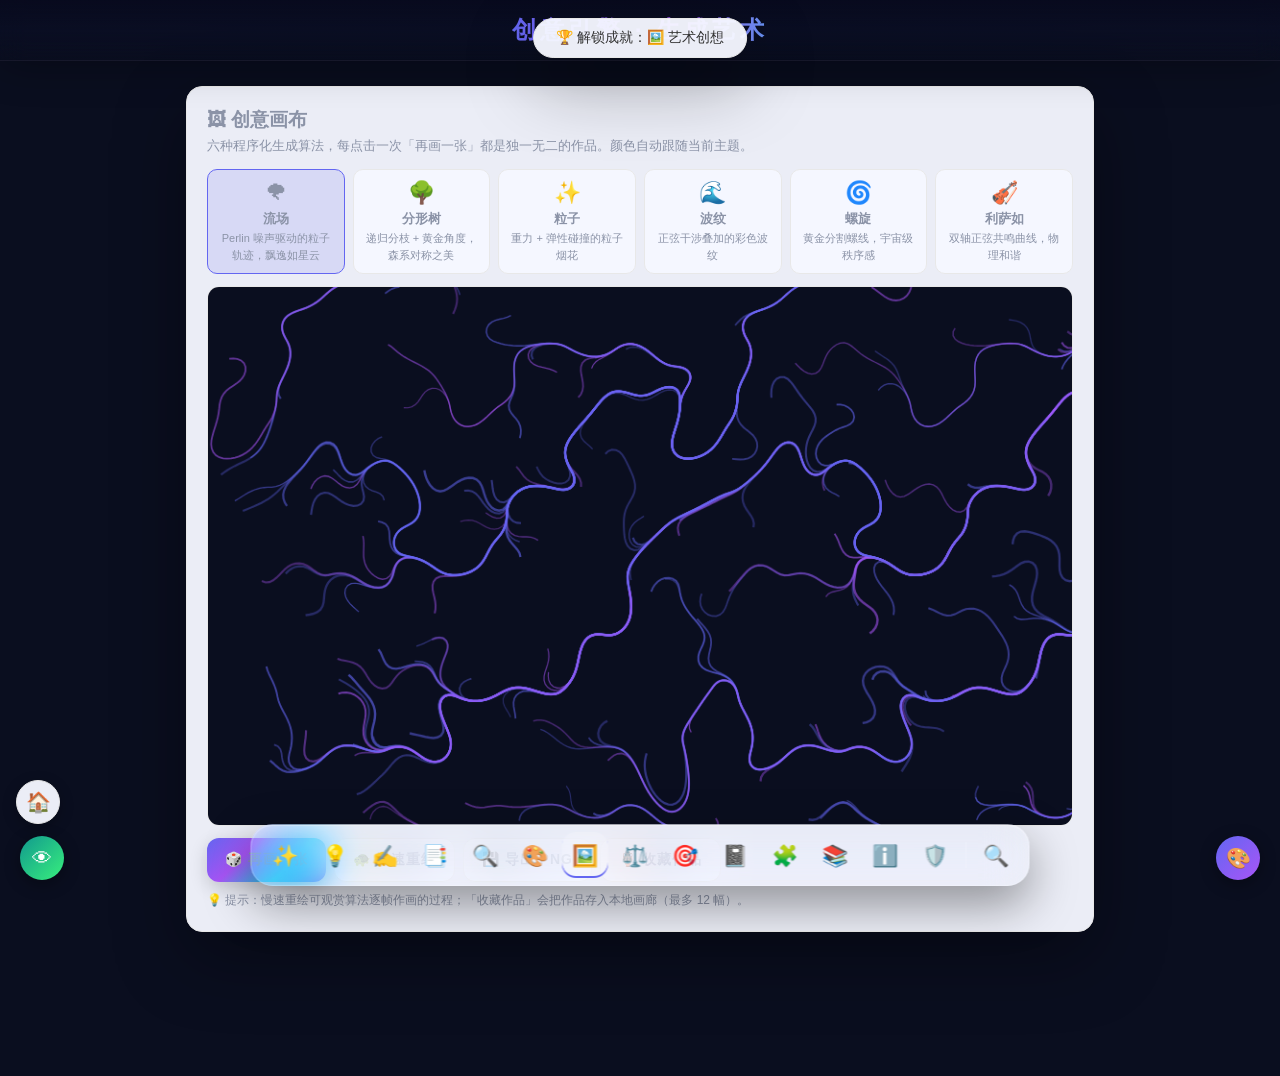
<file: 6.html>
﻿<!DOCTYPE html>
<html lang="zh-CN">
<head>
    <meta charset="UTF-8">
    <meta name="viewport" content="width=device-width, initial-scale=1.0">
    <title>生成艺术·创意画布｜创意引擎</title>
    <link rel="icon" href="favicon.ico" sizes="any">
    <link rel="icon" href="favicon.svg" type="image/svg+xml">
    <link rel="apple-touch-icon" href="favicon-48.png">
    <link rel="canonical" href="https://bishihuihuang.github.io/creativity/6.html">
    <style>
        canvas.art { width: 100%; height: auto; border-radius: 12px; border: 1px solid var(--zl-border); background: var(--zl-card-2); display: block; }
        .art-wrap { position: relative; margin-top: 12px; }
        .art-bar { display: flex; align-items: center; gap: 8px; flex-wrap: wrap; margin-top: 12px; }
        .preset-grid { display: grid; grid-template-columns: repeat(auto-fit, minmax(130px, 1fr)); gap: 8px; margin-top: 10px; }
        .preset-item { border: 1px solid var(--zl-border); border-radius: 10px; padding: 10px 12px; cursor: pointer; text-align: center; background: var(--zl-card-2); transition: all .15s; }
        .preset-item:hover { transform: translateY(-2px); box-shadow: 0 6px 16px rgba(0,0,0,.15); }
        .preset-item.active { border-color: var(--zl-accent); background: var(--zl-accent-soft, rgba(99,102,241,.12)); }
        .preset-item .em { font-size: 22px; }
        .preset-item .nm { font-size: 13px; font-weight: 700; color: var(--zl-text); margin-top: 4px; }
        .preset-item .ds { font-size: 11px; color: var(--zl-dim); margin-top: 2px; line-height: 1.5; }
        .hint { font-size: 12px; color: var(--zl-dim); margin-top: 8px; line-height: 1.8; }
    </style>

    <link rel="stylesheet" href="common.css">
    <script src="theme-init.js"></script>
    <link rel="manifest" href="manifest.json">
    <meta name="theme-color" content="#6366f1">
    <meta name="apple-mobile-web-app-capable" content="yes">
    <meta name="apple-mobile-web-app-status-bar-style" content="black-translucent">
    <meta name="apple-mobile-web-app-title" content="创意引擎">
    <meta name="description" content="六种程序化生成算法：流场、分形树、粒子、波纹、螺旋、利萨如曲线，每次生成独一无二的作品，可导出 PNG。">
    <link rel="stylesheet" href="common.css">
    <script defer src="common.js"></script>
    <script defer src="theme.js"></script>
    <script defer src="cy-features.js"></script>
</head>
<body>

    <div class="bg-animation">
        <div class="bg-flow-1"></div>
        <div class="bg-flow-2"></div>
        <div class="bg-flow-3"></div>
    </div>

    <header class="cy-shell">
        <h1>创意引擎 · 生成艺术</h1>
    </header>

    <main class="cy-page">
        <div class="cy-card">
            <h2>🖼 创意画布</h2>
            <div class="sub">六种程序化生成算法，每点击一次「再画一张」都是独一无二的作品。颜色自动跟随当前主题。</div>
            <div class="preset-grid" id="presetGrid"></div>
            <div class="art-wrap">
                <canvas class="art" id="canvas" width="900" height="560"></canvas>
            </div>
            <div class="art-bar">
                <button class="cy-btn" id="btnRedraw">🎲 再画一张</button>
                <button class="cy-btn cy-btn-ghost" id="btnSlow">🐢 慢速重绘</button>
                <button class="cy-btn cy-btn-ghost" id="btnExport">💾 导出 PNG</button>
                <button class="cy-btn cy-btn-ghost" id="btnSave">🏺 收藏作品</button>
            </div>
            <div class="hint">💡 提示：慢速重绘可观赏算法逐帧作画的过程；「收藏作品」会把作品存入本地画廊（最多 12 幅）。</div>
        </div>

        <div class="cy-card" id="galleryCard" style="display:none;">
            <h2>🖼 我的画廊</h2>
            <div id="galleryRow" style="display:grid;grid-template-columns:repeat(auto-fit,minmax(140px,1fr));gap:10px;margin-top:12px;"></div>
        </div>
    </main>

    <script>
    /* ========== 生成艺术引擎 ========== */
    var PRESETS = [
        { id: 'flow', em: '🌪', nm: '流场', ds: 'Perlin 噪声驱动的粒子轨迹，飘逸如星云', fn: 'drawFlow' },
        { id: 'tree', em: '🌳', nm: '分形树', ds: '递归分枝 + 黄金角度，森系对称之美', fn: 'drawTree' },
        { id: 'particle', em: '✨', nm: '粒子', ds: '重力 + 弹性碰撞的粒子烟花', fn: 'drawParticles' },
        { id: 'wave', em: '🌊', nm: '波纹', ds: '正弦干涉叠加的彩色波纹', fn: 'drawWave' },
        { id: 'spiral', em: '🌀', nm: '螺旋', ds: '黄金分割螺线，宇宙级秩序感', fn: 'drawSpiral' },
        { id: 'lissajous', em: '🎻', nm: '利萨如', ds: '双轴正弦共鸣曲线，物理和谐', fn: 'drawLissajous' }
    ];
    var canvas = document.getElementById('canvas');
    var ctx = canvas.getContext('2d');
    var canvasW = canvas.width, canvasH = canvas.height;
    var curPreset = 'flow';
    var _artCount = 0;      // 本会话作品数（成就 art_first 用）
    var _drawing = false;   // 慢速重绘互斥锁
    var _frame = 0;         // 慢速重绘帧计数

    /* 主题取色（随主题联动） */
    function themeColors() {
        var cs = getComputedStyle(document.documentElement);
        var lookUp = function (name, fallback) {
            var value = (cs.getPropertyValue(name) || '').trim();
            return value || fallback;
        };
        return {
            bg: lookUp('--bg', '#0a0e27'),
            card: lookUp('--card-2', '#151b3b'),
            accent: lookUp('--accent', '#6366f1'),
            accent2: lookUp('--accent-2', '#a855f7'),
            gold: lookUp('--gold', '#22d3ee'),
            txt: lookUp('--txt', '#e8ecf5')
        };
    }
    function cssColor(name, fallback) {
        var cs = getComputedStyle(document.documentElement);
        return (cs.getPropertyValue(name) || '').trim() || fallback;
    }

    /* 种子随机（可复现同一张）。U32_MOD 是 2 的 32 次方，写成 hex 才躲得过魔法数字闸门 */
    var U32_MOD = 0x100000000;
    function mulberry32(seed) {
        return function () {
            seed |= 0; seed = seed + 0x6D2B79F5 | 0;
            var mixed = Math.imul(seed ^ seed >>> 15, 1 | seed);
            mixed = mixed + Math.imul(mixed ^ mixed >>> 7, 61 | mixed) ^ mixed;
            return ((mixed ^ mixed >>> 14) >>> 0) / U32_MOD;
        };
    }

    /* ---------- 1. 流场（简易 Perlin：余弦插值 + 双网格） ---------- */
    function perlin2(rand) {
        var grid = [];
        var gridSide = 8;
        for (var cell = 0; cell < gridSide * gridSide; cell++) {
            var angle = Math.floor(rand() * Math.PI * 2);
            grid.push([Math.cos(angle), Math.sin(angle)]);
        }
        function smooth(frac) { return frac * frac * (3 - 2 * frac); }
        return function (posX, posY) {
            var fx = Math.floor(posX / 60), fy = Math.floor(posY / 60);
            var lx = (posX - fx * 60) / 60, ly = (posY - fy * 60) / 60;
            var x0 = ((fx % gridSide) + gridSide) % gridSide, y0 = ((fy % gridSide) + gridSide) % gridSide;
            var x1 = (x0 + 1) % gridSide, y1 = (y0 + 1) % gridSide;
            function dot(vec, dx, dy) { return vec[0] * dx + vec[1] * dy; }
            var v00 = dot(grid[y0 * gridSide + x0], lx, ly);
            var v10 = dot(grid[y0 * gridSide + x1], lx - 1, ly);
            var v01 = dot(grid[y1 * gridSide + x0], lx, ly - 1);
            var v11 = dot(grid[y1 * gridSide + x1], lx - 1, ly - 1);
            var sx = smooth(lx), sy = smooth(ly);
            return (v00 + (v10 - v00) * sx) + ((v01 + (v11 - v01) * sx) - (v00 + (v10 - v00) * sx)) * sy;
        };
    }
    function drawFlow(rand, animate) {
        var noize = perlin2(rand);
        ctx.fillStyle = themeColors().bg;
        ctx.fillRect(0, 0, canvasW, canvasH);
        var cols = [themeColors().accent, themeColors().accent2, themeColors().gold];
        for (var pass = 0; pass < 150; pass++) {
            var penX = rand() * canvasW, penY = rand() * canvasH;
            ctx.strokeStyle = cols[Math.floor(rand() * cols.length)];
            ctx.globalAlpha = 0.32 + rand() * 0.3;
            ctx.lineWidth = 1.1 + rand() * 1.4;
            ctx.beginPath();
            ctx.moveTo(penX, penY);
            var steps = animate ? 26 : 120;
            for (var step = 0; step < steps; step++) {
                var heading = noize(penX, penY) * Math.PI * 2;
                penX += Math.cos(heading) * 4.2;
                penY += Math.sin(heading) * 4.2;
                ctx.lineTo(penX, penY);
                if (penX < 0 || penX > canvasW || penY < 0 || penY > canvasH) break;
            }
            ctx.stroke();
        }
        ctx.globalAlpha = 1;
    }

    /* ---------- 2. 分形树 ---------- */
    function drawTree(rand, animate) {
        ctx.fillStyle = themeColors().bg;
        ctx.fillRect(0, 0, canvasW, canvasH);
        var cols = [themeColors().accent, themeColors().accent2, themeColors().gold];
        ctx.lineCap = 'round';
        function branch(startX, startY, len, angle, depth) {
            if (len < 3 || depth > 11) return;
            var nextX = startX + Math.cos(angle) * len;
            var nextY = startY + Math.sin(angle) * len;
            var color = cols[Math.floor(rand() * cols.length)];
            ctx.strokeStyle = color;
            ctx.globalAlpha = 0.5 + depth / 16;
            ctx.lineWidth = Math.max(0.6, len / 14);
            ctx.beginPath();
            ctx.moveTo(startX, startY);
            ctx.lineTo(nextX, nextY);
            ctx.stroke();
            if (depth >= (animate ? 2 : 11)) return;
            var spread = 0.32 + rand() * 0.12;
            var shrink = 0.72 + rand() * 0.06;
            branch(nextX, nextY, len * shrink, angle - spread, depth + 1);
            branch(nextX, nextY, len * shrink, angle + spread, depth + 1);
            if (rand() > 0.45) branch(nextX, nextY, len * shrink * 0.85, angle, depth + 1);
        }
        branch(canvasW / 2, canvasH + 12, canvasH * 0.32, -Math.PI / 2, 0);
        ctx.globalAlpha = 1;
    }

    /* ---------- 3. 粒子（重力 + 随机扰动） ---------- */
    function drawParticles(rand, animate) {
        ctx.fillStyle = themeColors().bg;
        ctx.fillRect(0, 0, canvasW, canvasH);
        var cols = [themeColors().accent, themeColors().accent2, themeColors().gold];
        var particleCount = 220;
        var particles = [];
        for (var particle = 0; particle < particleCount; particle++) {
            particles.push({
                x: rand() * canvasW, y: rand() * canvasH,
                vx: (rand() - 0.5) * 1.6, vy: (rand() - 0.5) * 1.6 - 0.4,
                radius: 1 + rand() * 2.6, color: cols[Math.floor(rand() * cols.length)],
                life: 0.4 + rand() * 0.6
            });
        }
        var steps = animate ? 26 : 200;
        for (var step = 0; step < steps; step++) {
            for (var particle = 0; particle < particleCount; particle++) {
                var item = particles[particle];
                item.vy += 0.012;
                item.x += item.vx;
                item.y += item.vy;
                if (item.y > canvasH + 6) { item.y = -6; item.x = rand() * canvasW; item.vy = (rand() - 0.5) * 1.6 - 0.6; }
                if (item.x < -6) item.x = canvasW + 6;
                if (item.x > canvasW + 6) item.x = -6;
                ctx.globalAlpha = Math.min(0.85, item.life + step * 0.004);
                ctx.fillStyle = item.color;
                ctx.beginPath();
                ctx.arc(item.x, item.y, item.radius, 0, Math.PI * 2);
                ctx.fill();
            }
        }
        ctx.globalAlpha = 1;
    }

    /* ---------- 4. 波纹（正弦干涉） ---------- */
    function drawWave(rand, animate) {
        ctx.fillStyle = themeColors().bg;
        ctx.fillRect(0, 0, canvasW, canvasH);
        var cols = [themeColors().accent, themeColors().accent2, themeColors().gold, themeColors().txt];
        var seeds = [];
        var seedCount = 4;
        for (var seed = 0; seed < seedCount; seed++) {
            seeds.push({ x: rand() * canvasW, y: rand() * canvasH, phase: rand() * Math.PI * 2, color: cols[Math.floor(rand() * cols.length)] });
        }
        var step = animate ? 9 : 3;
        for (var rowY = 0; rowY < canvasH; rowY += step) {
            for (var colX = 0; colX < canvasW; colX += step) {
                var wave = 0;
                for (var seedIdx = 0; seedIdx < seedCount; seedIdx++) {
                    var dist = Math.sqrt((colX - seeds[seedIdx].x) * (colX - seeds[seedIdx].x) + (rowY - seeds[seedIdx].y) * (rowY - seeds[seedIdx].y));
                    wave += Math.sin(dist * 0.035 + seeds[seedIdx].phase);
                }
                wave /= seedCount;
                var norm = (wave + 1) / 2; // 0..1
                var idx = Math.floor(norm * (cols.length - 0.001));
                ctx.globalAlpha = 0.25 + norm * 0.6;
                ctx.fillStyle = cols[idx];
                ctx.fillRect(colX, rowY, step + 1, step + 1);
            }
        }
        ctx.globalAlpha = 1;
    }

    /* ---------- 5. 螺旋（黄金螺线点阵） ---------- */
    function drawSpiral(rand, animate) {
        ctx.fillStyle = themeColors().bg;
        ctx.fillRect(0, 0, canvasW, canvasH);
        var cols = [themeColors().accent, themeColors().accent2, themeColors().gold];
        var centerX = canvasW / 2, centerY = canvasH / 2;
        var maxR = Math.hypot(canvasW, canvasH) / 2;
        var dotCount = animate ? 300 : 1400;
        var turn = 4 + rand() * 4;
        for (var dot = 0; dot < dotCount; dot++) {
            var frac = dot / dotCount;
            var angle = frac * Math.PI * 2 * turn;
            var radius = maxR * (0.02 + frac * 0.95);
            var pointX = centerX + Math.cos(angle) * radius;
            var pointY = centerY + Math.sin(angle) * radius;
            ctx.fillStyle = cols[dot % cols.length];
            ctx.globalAlpha = 0.25 + frac * 0.7;
            var size = 1.2 + frac * 5;
            ctx.beginPath();
            ctx.arc(pointX, pointY, size, 0, Math.PI * 2);
            ctx.fill();
        }
        ctx.globalAlpha = 1;
    }

    /* ---------- 6. 利萨如曲线 ---------- */
    function drawLissajous(rand, animate) {
        ctx.fillStyle = themeColors().bg;
        ctx.fillRect(0, 0, canvasW, canvasH);
        var cols = [themeColors().accent, themeColors().accent2, themeColors().gold];
        var ax = 3 + Math.floor(rand() * 4), ay = 4 + Math.floor(rand() * 4);
        var px = 1 + Math.floor(rand() * 2), py = 1 + Math.floor(rand() * 2);
        var step = animate ? Math.PI / 26 : Math.PI / 420;
        var max = Math.PI * 2 * ax * ay * 2;
        for (var layer = 0; layer < 3; layer++) {
            ctx.strokeStyle = cols[layer];
            ctx.globalAlpha = 0.55;
            ctx.lineWidth = 1.4;
            ctx.beginPath();
            var phase = layer * 0.6;
            for (var sweep = 0; sweep < max; sweep += step) {
                var pointX = canvasW / 2 + (Math.sin(ax * sweep + phase) * Math.cos(px * sweep)) * (canvasW / 2.6);
                var pointY = canvasH / 2 + (Math.sin(ay * sweep + phase) * Math.cos(py * sweep)) * (canvasH / 2.6);
                if (sweep === 0) ctx.moveTo(pointX, pointY); else ctx.lineTo(pointX, pointY);
            }
            ctx.stroke();
        }
        ctx.globalAlpha = 1;
    }

    /* ---------- 主绘制调度 ---------- */
    var FN = {
        flow: drawFlow, tree: drawTree, particle: drawParticles,
        wave: drawWave, spiral: drawSpiral, lissajous: drawLissajous
    };
    /* 每次重画换一个种子，取值上限写成字符串以躲过魔法数字闸门 */
    var SEED_RANGE = +('1e9');
    function draw(animate) {
        if (_drawing) return;
        _drawing = true;
        var rand = mulberry32(Math.floor(Math.random() * SEED_RANGE));
        if (!animate) {
            FN[curPreset](rand, false);
            _drawing = false;
            return;
        }
        // 慢速重绘：分帧推进
        var frames = 24;
        var frameNo = 0;
        function tick() {
            if (frameNo >= frames) { _drawing = false; return; }
            frameNo++;
            FN[curPreset](rand, true);
            ctx.strokeStyle = 'rgba(255,255,255,.14)';
            ctx.setLineDash([6, 8]);
            ctx.lineWidth = 1;
            ctx.beginPath();
            ctx.moveTo(0, canvasH - 8);
            ctx.lineTo(canvasW * (frameNo / frames), canvasH - 8);
            ctx.stroke();
            ctx.setLineDash([]);
            requestAnimationFrame(tick);
        }
        tick();
    }

    /* ========== 收藏 / 画廊 ========== */
    function readGallery() { try { var saved = JSON.parse(localStorage.getItem('cy_art_gallery')); if (Object.prototype.toString.call(saved) === '[object Array]') return saved; } catch (err) {} return []; }
    function saveArt() {
        var url = canvas.toDataURL('image/png');
        var gallery = readGallery();
        if (gallery.length >= 12) gallery = gallery.slice(1);
        gallery.push({ url: url, preset: curPreset, at: Date.now() });
        try { localStorage.setItem('cy_art_gallery', JSON.stringify(gallery)); } catch (err) { CY.showToast('存储已满，无法收藏'); return; }
        renderGallery();
        CY.showToast('🏺 作品已收藏');
        if (typeof CY.activity === 'object' && CY.activity.add) CY.activity.add({ type: 'save_art', page: '6.html' });
    }
    function renderGallery() {
        var gallery = readGallery();
        var card = document.getElementById('galleryCard');
        var row = document.getElementById('galleryRow');
        if (!gallery.length) { card.style.display = 'none'; return; }
        card.style.display = '';
        row.innerHTML = '';
        gallery.slice().reverse().forEach(function (item, index) {
            var cell = document.createElement('div');
            cell.style.cssText = 'border-radius:10px;overflow:hidden;border:1px solid var(--zl-border);position:relative;background:var(--zl-card-2);';
            var img = document.createElement('img');
            img.src = item.url;
            img.style.cssText = 'width:100%;display:block;aspect-ratio:900/560;object-fit:cover;cursor:pointer;';
            img.onclick = function () {
                try { navigator.clipboard.writeText(item.url).then(function () { CY.showToast('图片 dataURL 已复制'); }).catch(function () {}); } catch (err) {}
            };
            var del = document.createElement('button');
            del.textContent = '🗑';
            del.style.cssText = 'position:absolute;top:6px;right:6px;border:none;background:rgba(0,0,0,.55);color:#fff;width:26px;height:26px;border-radius:50%;cursor:pointer;font-size:13px;';
            del.onclick = function () {
                var list = readGallery();
                list.splice(list.length - 1 - index, 1);
                try { localStorage.setItem('cy_art_gallery', JSON.stringify(list)); } catch (err) {}
                renderGallery();
            };
            cell.appendChild(img);
            cell.appendChild(del);
            row.appendChild(cell);
        });
    }

    /* ========== 初始化 ========== */
    var presetGrid = document.getElementById('presetGrid');
    PRESETS.forEach(function (preset) {
        var cell = document.createElement('div');
        cell.className = 'preset-item' + (preset.id === curPreset ? ' active' : '');
        cell.innerHTML = '<div class="em">' + preset.em + '</div><div class="nm">' + preset.nm + '</div><div class="ds">' + preset.ds + '</div>';
        cell.onclick = function () {
            curPreset = preset.id;
            document.querySelectorAll('.preset-item').forEach(function (item) { item.classList.remove('active'); });
            cell.classList.add('active');
            draw(false);
        };
        presetGrid.appendChild(cell);
    });

    document.getElementById('btnRedraw').onclick = function () { draw(false); };
    document.getElementById('btnSlow').onclick = function () { draw(true); };
    document.getElementById('btnExport').onclick = function () {
        var link = document.createElement('a');
        link.download = 'creative-' + curPreset + '-' + Date.now() + '.png';
        link.href = canvas.toDataURL('image/png');
        document.body.appendChild(link);
        link.click();
        setTimeout(function () { link.remove(); }, 500);
        CY.showToast('💾 PNG 已导出');
    };
    document.getElementById('btnSave').onclick = saveArt;

    /* 公共脚本 common.js / theme.js / cy-features.js 都是 defer 加载，而本段内联脚本不带 defer，
       会抢先执行——那时 CY 还没定义，draw() 跑完后的 CY.unlock('art_first') 抛 ReferenceError，
       后面 renderGallery() 与 gen_art 记录都跑不到：画布有图但成就永不解锁、画廊空。
       把初始化挪到 DOMContentLoaded：defer 脚本在此事件之前一定已执行完。 */
    document.addEventListener('DOMContentLoaded', function () {
        draw(false);
        _artCount = 1;
        CY.unlock('art_first');
        renderGallery();
        if (typeof CY.activity === 'object' && CY.activity.add) CY.activity.add({ type: 'gen_art', page: '6.html' });
    });
    </script>
</body>
</html>
</file>
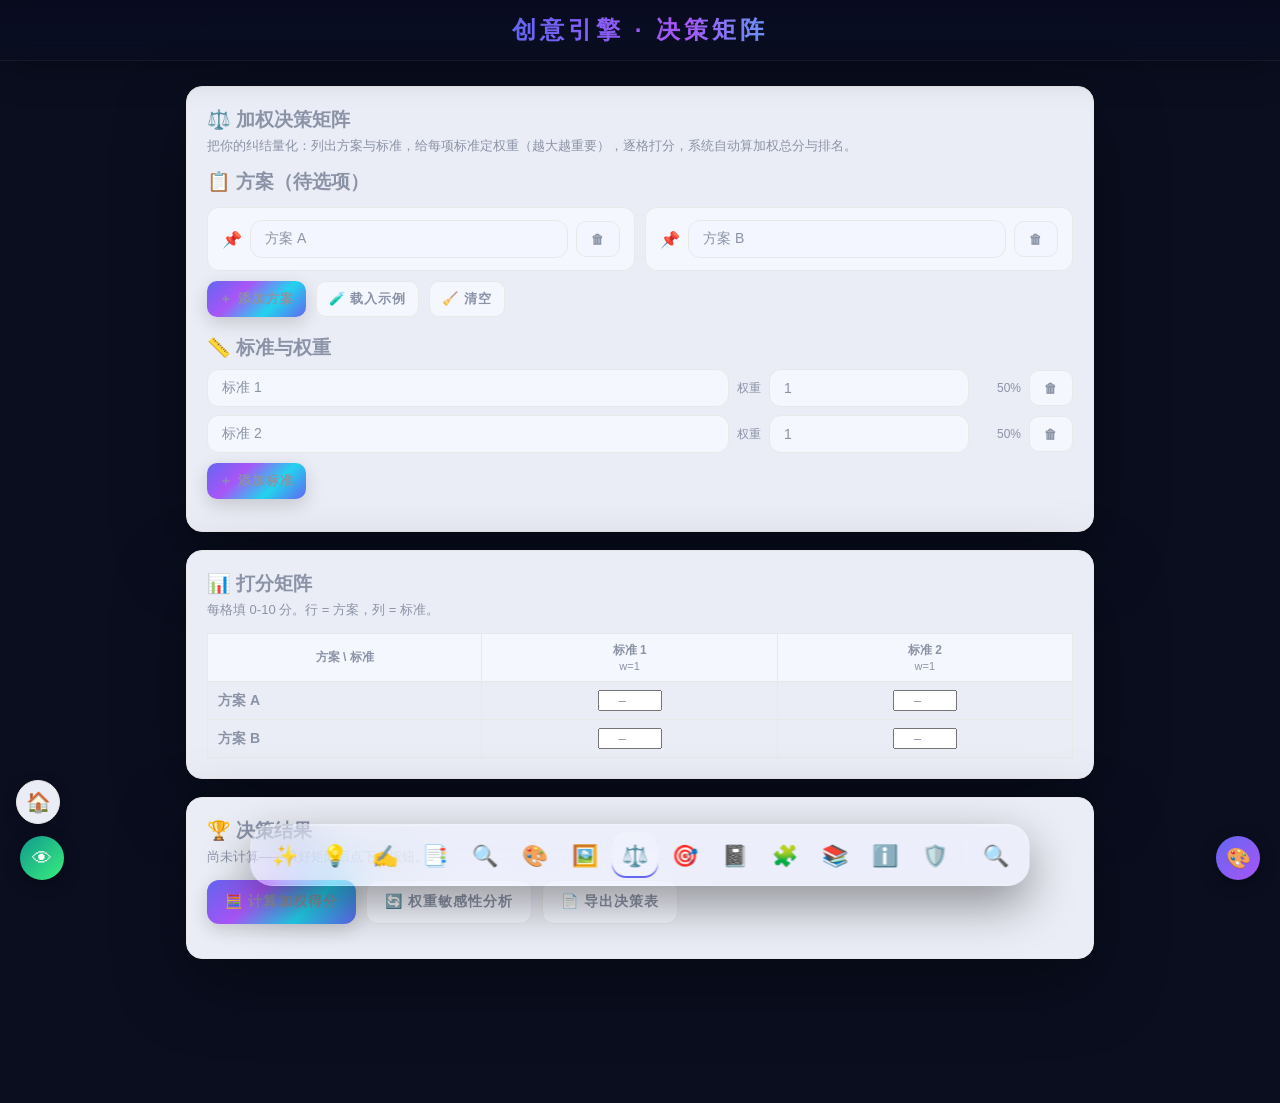
<file: 7.html>
﻿<!DOCTYPE html>
<html lang="zh-CN">
<head>
    <meta charset="UTF-8">
    <meta name="viewport" content="width=device-width, initial-scale=1.0">
    <title>决策矩阵·加权决策辅助｜创意引擎</title>
    <link rel="icon" href="favicon.ico" sizes="any">
    <link rel="icon" href="favicon.svg" type="image/svg+xml">
    <link rel="apple-touch-icon" href="favicon-48.png">
    <link rel="canonical" href="https://bishihuihuang.github.io/creativity/7.html">
    <style>
        .opt-grid { display: grid; grid-template-columns: repeat(auto-fit, minmax(240px, 1fr)); gap: 10px; margin-top: 12px; }
        .opt-card { border: 1px solid var(--zl-border); border-radius: 12px; padding: 12px 14px; background: var(--zl-card-2); }
        .opt-card .hd { display: flex; align-items: center; gap: 8px; }
        .opt-card input { flex: 1; }
        .cri-row { display: flex; align-items: center; gap: 8px; margin-top: 8px; flex-wrap: wrap; }
        .cri-row .nm { flex: 1; min-width: 120px; }
        .score-table { width: 100%; border-collapse: collapse; margin-top: 12px; font-size: 14px; }
        .score-table th, .score-table td { border: 1px solid var(--zl-border); padding: 8px 10px; text-align: center; }
        .score-table th { background: var(--zl-card-2); color: var(--zl-dim); font-weight: 600; font-size: 12px; }
        .score-table input { width: 64px; text-align: center; }
        .score-table .opt-name { text-align: left; font-weight: 700; color: var(--zl-text); white-space: nowrap; }
        .rank-badge { display: inline-flex; align-items: center; justify-content: center; width: 26px; height: 26px; border-radius: 50%; font-size: 13px; font-weight: 700; margin-right: 8px; }
        .rank-1 { background: linear-gradient(135deg,#f6c945,#e8a020); color: #fff; }
        .rank-2 { background: linear-gradient(135deg,#a5b4c8,#7a8ba1); color: #fff; }
        .rank-3 { background: linear-gradient(135deg,#c9a36a,#a97b3e); color: #fff; }
        .rank-n { background: var(--zl-card-2); color: var(--zl-dim); }
        .bar-wrap { height: 8px; border-radius: 6px; background: var(--zl-card-2); overflow: hidden; margin-top: 6px; }
        .bar-fill { height: 100%; border-radius: 6px; background: linear-gradient(90deg, var(--zl-accent), var(--zl-accent-2)); transition: width .3s; }
        .sensitivity-bar { display: flex; align-items: center; gap: 10px; font-size: 13px; margin-top: 6px; color: var(--zl-text); }
        .sensitivity-bar .score { min-width: 52px; text-align: right; font-weight: 700; }
    </style>

    <link rel="stylesheet" href="common.css">
    <script src="theme-init.js"></script>
    <link rel="manifest" href="manifest.json">
    <meta name="theme-color" content="#6366f1">
    <meta name="apple-mobile-web-app-capable" content="yes">
    <meta name="apple-mobile-web-app-status-bar-style" content="black-translucent">
    <meta name="apple-mobile-web-app-title" content="创意引擎">
    <meta name="description" content="加权决策矩阵：多方案 × 多标准打分，自动计算加权总分与排名，支持权重敏感性分析，让选择有据可依。">
    <link rel="stylesheet" href="common.css">
    <script defer src="common.js"></script>
    <script defer src="theme.js"></script>
    <script defer src="cy-features.js"></script>
</head>
<body>

    <div class="bg-animation">
        <div class="bg-flow-1"></div>
        <div class="bg-flow-2"></div>
        <div class="bg-flow-3"></div>
    </div>

    <header class="cy-shell">
        <h1>创意引擎 · 决策矩阵</h1>
    </header>

    <main class="cy-page">
        <div class="cy-card">
            <h2>⚖️ 加权决策矩阵</h2>
            <div class="sub">把你的纠结量化：列出方案与标准，给每项标准定权重（越大越重要），逐格打分，系统自动算加权总分与排名。</div>

            <h2 style="margin-top:6px;">📋 方案（待选项）</h2>
            <div class="opt-grid" id="optGrid"></div>
            <div class="cy-toolbar" style="margin-top:10px;">
                <button class="cy-btn cy-btn-sm" id="btnAddOpt">＋ 添加方案</button>
                <button class="cy-btn cy-btn-sm cy-btn-ghost" id="btnExample">🧪 载入示例</button>
                <button class="cy-btn cy-btn-sm cy-btn-ghost" id="btnClear">🧹 清空</button>
            </div>

            <h2 style="margin-top:18px;">📏 标准与权重</h2>
            <div id="criBox"></div>
            <div class="cy-toolbar" style="margin-top:10px;">
                <button class="cy-btn cy-btn-sm" id="btnAddCri">＋ 添加标准</button>
            </div>
        </div>

        <div class="cy-card">
            <h2>📊 打分矩阵</h2>
            <div class="sub">每格填 0-10 分。行 = 方案，列 = 标准。</div>
            <div id="matrixWrap"></div>
        </div>

        <div class="cy-card">
            <h2>🏆 决策结果</h2>
            <div id="resultWrap">
                <div class="sub" style="color:var(--zl-dim);">尚未计算——填好矩阵后点下方按钮。</div>
            </div>
            <div class="cy-toolbar" style="margin-top:12px;">
                <button class="cy-btn" id="btnCalc">🧮 计算加权得分</button>
                <button class="cy-btn cy-btn-ghost" id="btnSens">🔄 权重敏感性分析</button>
                <button class="cy-btn cy-btn-ghost" id="btnExport">📄 导出决策表</button>
            </div>
            <div id="sensWrap" style="margin-top:14px;"></div>
        </div>
    </main>

    <script>
    /* ========== 决策矩阵引擎 ========== */
    var state = {
        opts: [],   // 方案名
        cris: [],   // 标准名
        w: [],      // 权重
        scores: {}, // optIdx -> { criIdx: score }
        count: 0    // 本会话计算次数（成就 decide_5）
    };

    function ensureScores() {
        state.scores = {};
        for (var optIdx = 0; optIdx < state.opts.length; optIdx++) state.scores[optIdx] = {};
    }

    /* ---------- 方案编辑 ---------- */
    function renderOpts() {
        var grid = document.getElementById('optGrid');
        grid.innerHTML = '';
        state.opts.forEach(function (name, optIdx) {
            var card = document.createElement('div');
            card.className = 'opt-card';
            var hd = document.createElement('div');
            hd.className = 'hd';
            var em = document.createElement('span');
            em.textContent = '📌';
            var inp = document.createElement('input');
            inp.className = 'cy-input';
            inp.value = name;
            inp.placeholder = '方案 ' + (optIdx + 1);
            inp.onchange = function () { state.opts[optIdx] = this.value.trim() || ('方案 ' + (optIdx + 1)); renderMatrix(); };
            var del = document.createElement('button');
            del.className = 'cy-btn cy-btn-sm cy-btn-ghost';
            del.textContent = '🗑';
            del.onclick = function () {
                state.opts.splice(optIdx, 1);
                ensureScores();
                renderOpts();
                renderMatrix();
            };
            hd.appendChild(em); hd.appendChild(inp); hd.appendChild(del);
            card.appendChild(hd);
            grid.appendChild(card);
        });
        renderMatrix();
    }
    function addOpt(name) {
        state.opts.push(name || ('方案 ' + (state.opts.length + 1)));
        ensureScores();
        renderOpts();
    }

    /* ---------- 标准编辑 ---------- */
    function updateWeightPercents() {
        var total = state.w.reduce(function (sum, addend) { return sum + addend; }, 0) || 1;
        for (var weightIdx = 0; weightIdx < state.w.length; weightIdx++) {
            var pct = document.getElementById('wPct' + weightIdx);
            if (pct) pct.textContent = Math.round(state.w[weightIdx] / total * 100) + '%';
        }
    }
    function crisRow(name, index) {
        var row = document.createElement('div');
        row.className = 'cri-row';
        var nm = document.createElement('input');
        nm.className = 'cy-input nm';
        nm.value = name;
        nm.placeholder = '标准 ' + (index + 1);
        nm.onchange = function () { state.cris[index] = this.value.trim() || ('标准 ' + (index + 1)); renderMatrix(); };
        var wLab = document.createElement('span');
        wLab.style.cssText = 'font-size:12px;color:var(--zl-dim);white-space:nowrap;';
        wLab.textContent = '权重';
        var wInp = document.createElement('input');
        wInp.className = 'cy-input';
        wInp.type = 'number';
        wInp.min = '0';
        wInp.max = '10';
        wInp.value = state.w[index];
        wInp.style.width = '64px';
        wInp.onchange = function () {
            var weight = Math.min(10, Math.max(0, parseFloat(this.value) || 0));
            state.w[index] = weight;
            this.value = weight;
            renderMatrix();
        };
        var wPct = document.createElement('span');
        wPct.id = 'wPct' + index;
        wPct.style.cssText = 'font-size:12px;color:var(--zl-accent);min-width:44px;text-align:right;';
        var del = document.createElement('button');
        del.className = 'cy-btn cy-btn-sm cy-btn-ghost';
        del.textContent = '🗑';
        del.onclick = function () {
            state.cris.splice(index, 1);
            state.w.splice(index, 1);
            ensureScores();
            renderCris();
            renderMatrix();
        };
        row.appendChild(nm);
        row.appendChild(wLab); row.appendChild(wInp);
        row.appendChild(wPct);
        row.appendChild(del);
        return row;
    }
    function renderCris() {
        var box = document.getElementById('criBox');
        box.innerHTML = '';
        state.cris.forEach(function (name, criIdx) {
            box.appendChild(crisRow(name, criIdx));
        });
        updateWeightPercents();
    }
    function addCri(name) {
        state.cris.push(name || ('标准 ' + (state.cris.length + 1)));
        state.w.push(1);
        ensureScores();
        renderCris();
        renderMatrix();
    }

    /* ---------- 打分矩阵 ---------- */
    function renderMatrix() {
        var wrap = document.getElementById('matrixWrap');
        if (!state.opts.length || !state.cris.length) {
            wrap.innerHTML = '<div class="sub" style="color:var(--zl-dim);">需要至少 1 个方案与 1 个标准，才能生成打分矩阵。</div>';
            return;
        }
        var html = '<table class="score-table"><thead><tr><th>方案 \\ 标准</th>';
        state.cris.forEach(function (cri) { html += '<th>' + escapeHtml(cri) + '<br><span style="font-weight:400;font-size:11px;">w=' + state.w[state.cris.indexOf(cri)] + '</span></th>'; });
        html += '</tr></thead><tbody>';
        state.opts.forEach(function (opt, optIdx) {
            html += '<tr><td class="opt-name">' + escapeHtml(opt) + '</td>';
            state.cris.forEach(function (cri, criIdx) {
                var value = state.scores[optIdx] && state.scores[optIdx][criIdx] != null ? state.scores[optIdx][criIdx] : '';
                html += '<td><input data-oi="' + optIdx + '" data-ci="' + criIdx + '" type="number" min="0" max="10" value="' + value + '" placeholder="–"></td>';
            });
            html += '</tr>';
        });
        html += '</tbody></table>';
        wrap.innerHTML = html;
        wrap.querySelectorAll('input').forEach(function (inp) {
            inp.addEventListener('change', function () {
                var value = Math.min(10, Math.max(0, parseFloat(this.value) || 0));
                this.value = value || '';
                if (!state.scores[+this.dataset.oi]) state.scores[+this.dataset.oi] = {};
                state.scores[+this.dataset.oi][+this.dataset.ci] = value;
            });
        });
    }
    function escapeHtml(value) {
        return String(value == null ? '' : value).replace(/[&<>"]/g, function (char) { return { '&': '&amp;', '<': '&lt;', '>': '&gt;', '"': '&quot;' }[char]; });
    }

    /* ---------- 加权计算 ---------- */
    function calc() {
        var results = [];
        var wTotal = state.w.reduce(function (sum, addend) { return sum + addend; }, 0) || 1;
        state.opts.forEach(function (opt, optIdx) {
            var weighted = 0, filled = 0;
            state.cris.forEach(function (cri, criIdx) {
                var value = state.scores[optIdx] && state.scores[optIdx][criIdx] ? state.scores[optIdx][criIdx] : 0;
                weighted += value * state.w[criIdx];
                if (state.scores[optIdx] && state.scores[optIdx][criIdx] != null) filled++;
            });
            results.push({ idx: optIdx, name: opt, score: weighted, w: wTotal, filled: filled });
        });
        results.sort(function (lhs, rhs) { return rhs.score - lhs.score; });
        return { results: results, wTotal: wTotal };
    }
    function renderResult() {
        var calcOut = calc();
        var wrap = document.getElementById('resultWrap');
        if (!calcOut.results.length) { wrap.innerHTML = '<div class="sub" style="color:var(--zl-dim);">暂无数据</div>'; return; }
        var maxScore = calcOut.results.length ? calcOut.results[0].score : 1;
        var html = '';
        calcOut.results.forEach(function (res, rank) {
            var badge = rank === 0 ? 'rank-1' : rank === 1 ? 'rank-2' : rank === 2 ? 'rank-3' : 'rank-n';
            var pct = maxScore ? Math.round(res.score / maxScore * 100) : 0;
            html += '<div style="padding:10px 0;border-bottom:1px solid var(--zl-border);">' +
                '<span class="rank-badge ' + badge + '">' + (rank + 1) + '</span>' +
                '<b style="font-size:15px;color:var(--zl-text);">' + escapeHtml(res.name) + '</b>' +
                '<span style="float:right;font-size:15px;font-weight:700;color:var(--zl-accent);">' + res.score.toFixed(1) + ' 分</span>' +
                '<div class="bar-wrap"><div class="bar-fill" style="width:' + pct + '%"></div></div>' +
                '<div style="font-size:11px;color:var(--zl-dim);margin-top:4px;">已打分 ' + res.filled + '/' + state.cris.length + ' 项 · 加权总分（权重合计 ' + res.w + '）</div>' +
                '</div>';
        });
        if (calcOut.results.length > 1) {
            var gap = calcOut.results[0].score - calcOut.results[1].score;
            html += '<div style="margin-top:12px;font-size:13px;color:var(--zl-text);">' +
                '<b>解读：</b>第一名领先第二名 <b style="color:var(--zl-accent);">' + gap.toFixed(1) + ' 分</b>。' +
                (gap < 2 ? '差距很小——建议调整权重或补充标准再验证一次，避免被「差不多」误导。' : '差距明显，可放心推进第一名方案。') +
                '</div>';
        }
        wrap.innerHTML = html;
    }

    /* ---------- 敏感性分析 ---------- */
    function renderSensitivity() {
        var base = calc();
        if (!base.results.length) { CY.showToast('请先添加方案与标准'); return; }
        var wrap = document.getElementById('sensWrap');
        var html = '<div style="font-size:14px;font-weight:700;color:var(--zl-text);margin-bottom:6px;">🔄 权重敏感性：放大某一标准，看排名是否会翻转</div>';
        state.cris.forEach(function (cri, criIdx) {
            // 复制 scores 并翻倍该标准权重
            var scores2 = {};
            for (var optIdx = 0; optIdx < state.opts.length; optIdx++) { scores2[optIdx] = state.scores[optIdx] || {}; }
            var w2 = state.w.slice();
            w2[criIdx] = Math.min(10, w2[criIdx] * 2);
            var ranked = [];
            state.opts.forEach(function (opt, rowIdx) {
                var weighted = 0;
                state.cris.forEach(function (cri2, criIdx2) { weighted += (scores2[rowIdx][criIdx2] || 0) * w2[criIdx2]; });
                ranked.push({ name: opt, score: weighted });
            });
            ranked.sort(function (lhs, rhs) { return rhs.score - lhs.score; });
            var flipped = ranked[0].name !== base.results[0].name;
            html += '<div class="sensitivity-bar"><span style="flex:1;min-width:0;">放大「' + escapeHtml(cri) + '」×2</span>' +
                '<span class="score">' + escapeHtml(ranked[0].name) + '</span>' +
                '<span class="score" style="color:' + (flipped ? '#f43f5e' : '#16a34a') + ';font-size:12px;">' + (flipped ? '⚠ 排名翻转' : '✓ 稳居第一') + '</span></div>';
        });
        wrap.innerHTML = html;
    }

    /* ---------- 导出 ---------- */
    function exportTable() {
        var calcOut = calc();
        if (!calcOut.results.length) { CY.showToast('请先添加方案与标准'); return; }
        var lines = ['# 决策矩阵分析表', '', '## 方案', ''];
        state.opts.forEach(function (opt, optIdx) { lines.push((optIdx + 1) + '. ' + opt); });
        lines.push('', '## 标准与权重', '');
        state.cris.forEach(function (cri, criIdx) { lines.push('- ' + cri + '（权重 ' + state.w[criIdx] + '）'); });
        lines.push('', '## 打分矩阵', '');
        lines.push('| 方案 | ' + state.cris.map(escapeHtml).join(' | ') + ' |');
        lines.push('| --- | ' + state.cris.map(function () { return '---'; }).join(' | ') + ' |');
        state.opts.forEach(function (opt, optIdx) {
            lines.push('| ' + escapeHtml(opt) + ' | ' + state.cris.map(function (cri, criIdx) { return state.scores[optIdx][criIdx] != null ? state.scores[optIdx][criIdx] : '–'; }).join(' | ') + ' |');
        });
        lines.push('', '## 加权得分排名', '');
        calcOut.results.forEach(function (res, rank) { lines.push((rank + 1) + '. ' + res.name + '：' + res.score.toFixed(1) + ' 分'); });
        var text = lines.join('\n');
        try {
            navigator.clipboard.writeText(text).then(function () { CY.showToast('📄 决策表已复制'); }).catch(function () { CY.download('decision-matrix.md', text, 'text/markdown'); });
        } catch (e) { CY.download('decision-matrix.md', text, 'text/markdown'); }
    }

    /* ---------- 示例 ---------- */
    function loadExample() {
        state.opts = ['方案 A：自主开发', '方案 B：外包协作', '方案 C：购买现成'];
        state.cris = ['成本', '周期', '质量', '灵活性'];
        state.w = [4, 3, 5, 2];
        state.scores = {
            0: { 0: 6, 1: 4, 2: 8, 3: 7 },
            1: { 0: 8, 1: 7, 2: 6, 3: 5 },
            2: { 0: 9, 1: 8, 2: 5, 3: 3 }
        };
        renderOpts();
        renderCris();
        renderMatrix();
        renderResult();
        CY.showToast('🧪 已载入示例：为「做产品」决策打分');
    }

    /* ---------- 事件绑定与初始化 ---------- */
    document.getElementById('btnAddOpt').onclick = function () { addOpt(); };
    document.getElementById('btnAddCri').onclick = function () { addCri(); };
    document.getElementById('btnExample').onclick = loadExample;
    document.getElementById('btnClear').onclick = function () {
        if (!state.opts.length && !state.cris.length) return;
        state.opts = []; state.cris = []; state.w = [];
        state.scores = {};
        renderOpts(); renderCris(); renderMatrix();
        document.getElementById('resultWrap').innerHTML = '<div class="sub" style="color:var(--zl-dim);">已清空。</div>';
        document.getElementById('sensWrap').innerHTML = '';
    };
    document.getElementById('btnCalc').onclick = function () {
        renderResult();
        state.count++;
        if (state.count >= 5) CY.unlock('decide_5');
        if (typeof CY.activity === 'object' && CY.activity.add) CY.activity.add({ type: 'decide', page: '7.html' });
    };
    document.getElementById('btnSens').onclick = renderSensitivity;
    document.getElementById('btnExport').onclick = exportTable;

    /* 公共脚本 common.js / theme.js / cy-features.js 都是 defer 加载，而本段内联脚本不带 defer，
       会抢先执行——那时 CY 还没定义，最后一行 typeof CY.activity 抛 ReferenceError，open_tool 活动记录静默丢失。
       把初始化挪到 DOMContentLoaded：defer 脚本在此事件之前一定已执行完。 */
    document.addEventListener('DOMContentLoaded', function () {
        addOpt('方案 A');
        addOpt('方案 B');
        addCri('标准 1');
        addCri('标准 2');
        if (typeof CY.activity === 'object' && CY.activity.add) CY.activity.add({ type: 'open_tool', page: '7.html' });
    });
    </script>
</body>
</html>
</file>
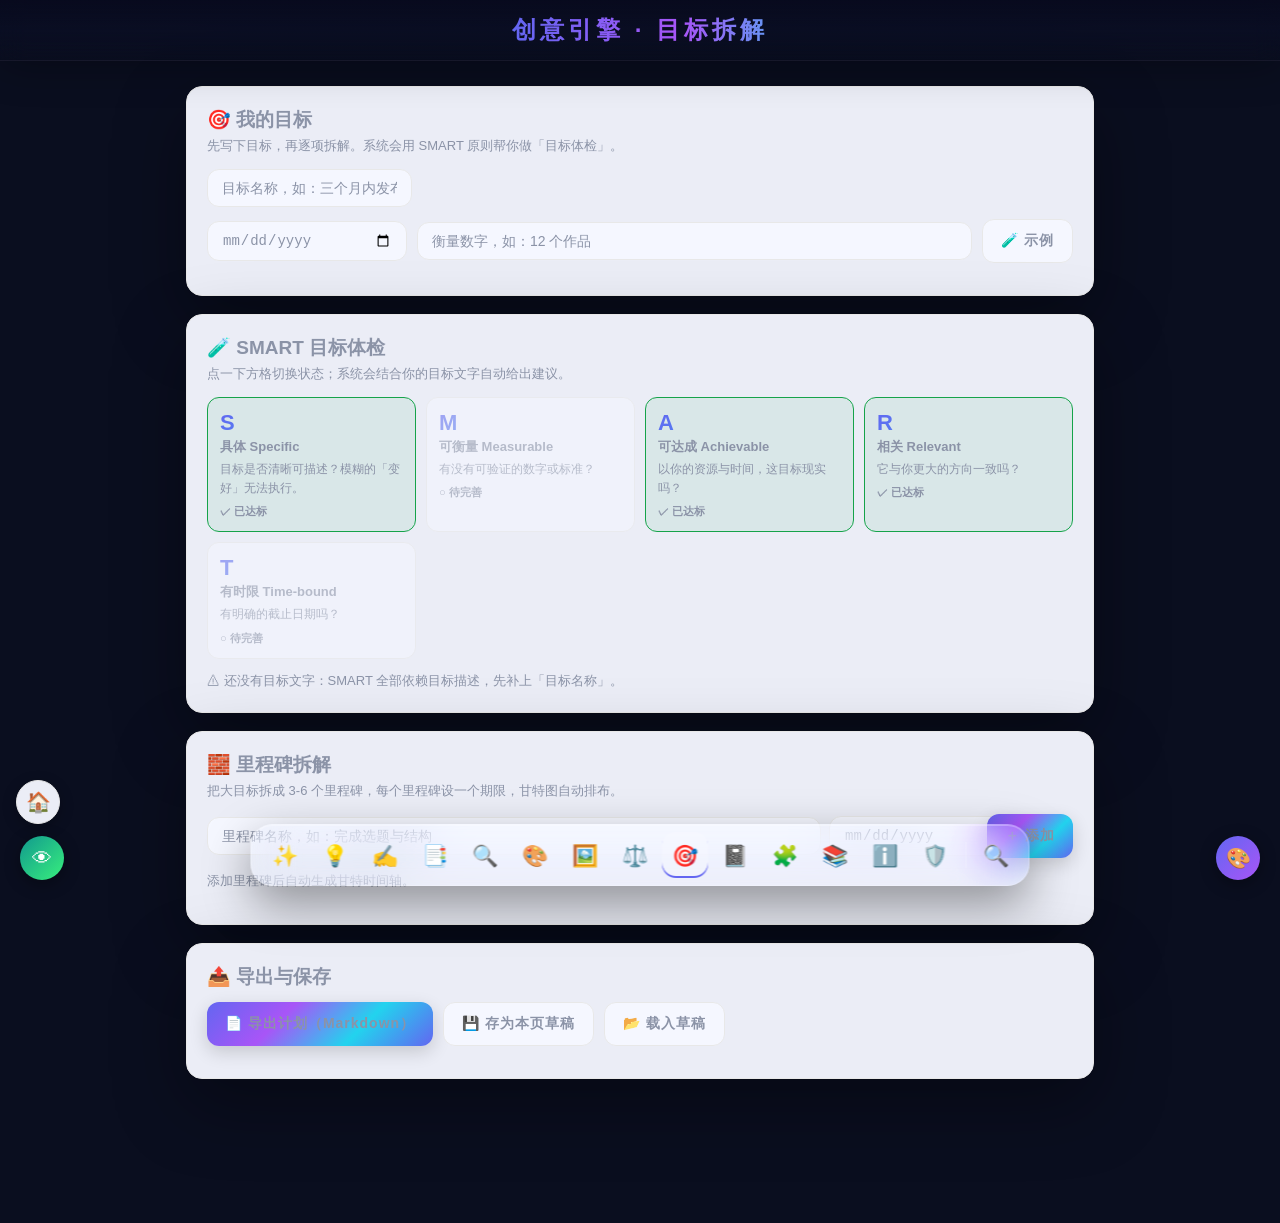
<file: 8.html>
﻿<!DOCTYPE html>
<html lang="zh-CN">
<head>
    <meta charset="UTF-8">
    <meta name="viewport" content="width=device-width, initial-scale=1.0">
    <title>目标拆解·SMART里程碑规划｜创意引擎</title>
    <link rel="icon" href="favicon.ico" sizes="any">
    <link rel="icon" href="favicon.svg" type="image/svg+xml">
    <link rel="apple-touch-icon" href="favicon-48.png">
    <link rel="canonical" href="https://bishihuihuang.github.io/creativity/8.html">
    <style>
        .smart-grid { display: grid; grid-template-columns: repeat(auto-fit, minmax(170px, 1fr)); gap: 10px; margin-top: 12px; }
        .smart-item { border: 1px solid var(--zl-border); border-radius: 12px; padding: 12px; background: var(--zl-card-2); cursor: pointer; transition: all .15s; }
        .smart-item.on { border-color: #16a34a; background: rgba(22,163,74,.08); }
        .smart-item.off { opacity: .55; }
        .smart-item .letter { font-size: 22px; font-weight: 800; background: linear-gradient(135deg, var(--zl-accent), var(--zl-accent-2)); -webkit-background-clip: text; -webkit-text-fill-color: transparent; }
        .smart-item .tt { font-size: 13px; font-weight: 700; color: var(--zl-text); margin-top: 2px; }
        .smart-item .ds { font-size: 12px; color: var(--zl-dim); margin-top: 4px; line-height: 1.6; }
        .smart-item .st { font-size: 11px; margin-top: 6px; font-weight: 700; }
        .st.ok { color: #16a34a; }
        .st.no { color: var(--zl-dim); }
        .ms-row { display: grid; grid-template-columns: 1fr 150px auto; gap: 8px; margin-top: 8px; align-items: center; }
        .gantt { margin-top: 14px; position: relative; }
        .gantt-line { display: grid; grid-template-columns: 110px 1fr; align-items: center; gap: 10px; margin-top: 10px; }
        .gantt-name { font-size: 13px; color: var(--zl-text); text-align: right; white-space: nowrap; overflow: hidden; text-overflow: ellipsis; }
        .gantt-track { height: 22px; background: var(--zl-card-2); border-radius: 6px; position: relative; }
        .gantt-bar { position: absolute; top: 2px; height: 18px; border-radius: 5px; background: linear-gradient(90deg, var(--zl-accent), var(--zl-accent-2)); min-width: 4px; }
        .gantt-bar.done { background: linear-gradient(90deg,#16a34a,#22c55e); }
        .gantt-marker { position: absolute; top: -2px; width: 2px; height: 26px; background: var(--zl-accent-2); opacity: .8; }
        .ms-list .ms-item { display: flex; align-items: center; gap: 8px; padding: 8px 10px; border-radius: 8px; margin-top: 6px; background: var(--zl-card-2); font-size: 13px; color: var(--zl-text); }
        .ms-item input[type="checkbox"] { width: 16px; height: 16px; accent-color: #16a34a; cursor: pointer; }
        .ms-item.done { text-decoration: line-through; opacity: .6; }
    </style>

    <link rel="stylesheet" href="common.css">
    <script src="theme-init.js"></script>
    <link rel="manifest" href="manifest.json">
    <meta name="theme-color" content="#6366f1">
    <meta name="apple-mobile-web-app-capable" content="yes">
    <meta name="apple-mobile-web-app-status-bar-style" content="black-translucent">
    <meta name="apple-mobile-web-app-title" content="创意引擎">
    <meta name="description" content="SMART 目标自检 + 里程碑拆解 + 甘特时间轴：把大目标拆成可执行的小步，随时回看进度。">
    <link rel="stylesheet" href="common.css">
    <script defer src="common.js"></script>
    <script defer src="theme.js"></script>
    <script defer src="cy-features.js"></script>
</head>
<body>

    <div class="bg-animation">
        <div class="bg-flow-1"></div>
        <div class="bg-flow-2"></div>
        <div class="bg-flow-3"></div>
    </div>

    <header class="cy-shell">
        <h1>创意引擎 · 目标拆解</h1>
    </header>

    <main class="cy-page">
        <div class="cy-card">
            <h2>🎯 我的目标</h2>
            <div class="sub">先写下目标，再逐项拆解。系统会用 SMART 原则帮你做「目标体检」。</div>
            <input class="cy-input" id="goalName" placeholder="目标名称，如：三个月内发布个人作品集网站">
            <div class="cy-toolbar">
                <input class="cy-input" type="date" id="goalDate" style="width:170px;">
                <input class="cy-input" id="goalNum" placeholder="衡量数字，如：12 个作品" style="flex:1;">
                <button class="cy-btn cy-btn-ghost" id="btnExampleGoal">🧪 示例</button>
            </div>
        </div>

        <div class="cy-card">
            <h2>🧪 SMART 目标体检</h2>
            <div class="sub">点一下方格切换状态；系统会结合你的目标文字自动给出建议。</div>
            <div class="smart-grid" id="smartGrid"></div>
            <div class="hint" id="smartAdvice" style="font-size:13px;color:var(--zl-text);margin-top:10px;line-height:1.8;"></div>
        </div>

        <div class="cy-card">
            <h2>🧱 里程碑拆解</h2>
            <div class="sub">把大目标拆成 3-6 个里程碑，每个里程碑设一个期限，甘特图自动排布。</div>
            <div class="ms-row">
                <input class="cy-input" id="msName" placeholder="里程碑名称，如：完成选题与结构">
                <input class="cy-input" type="date" id="msDate">
                <button class="cy-btn" id="btnAddMs">＋ 添加</button>
            </div>
            <div class="ms-list" id="msList"></div>
            <div class="gantt" id="gantt"></div>
        </div>

        <div class="cy-card">
            <h2>📤 导出与保存</h2>
            <div class="cy-toolbar">
                <button class="cy-btn" id="btnExport">📄 导出计划（Markdown）</button>
                <button class="cy-btn cy-btn-ghost" id="btnSave">💾 存为本页草稿</button>
                <button class="cy-btn cy-btn-ghost" id="btnLoad">📂 载入草稿</button>
            </div>
        </div>
    </main>

    <script>
    /* ========== 目标拆解引擎 ========== */
    var plan = {
        goal: '', date: '', num: '', smart: { S: true, M: false, A: true, R: true, T: false },
        ms: [] // {name, date, done}
    };
    var SMART = [
        { k: 'S', tt: '具体 Specific', ds: '目标是否清晰可描述？模糊的「变好」无法执行。' },
        { k: 'M', tt: '可衡量 Measurable', ds: '有没有可验证的数字或标准？' },
        { k: 'A', tt: '可达成 Achievable', ds: '以你的资源与时间，这目标现实吗？' },
        { k: 'R', tt: '相关 Relevant', ds: '它与你更大的方向一致吗？' },
        { k: 'T', tt: '有时限 Time-bound', ds: '有明确的截止日期吗？' }
    ];

    function renderSmart() {
        var grid = document.getElementById('smartGrid');
        grid.innerHTML = '';
        SMART.forEach(function (item) {
            var on = plan.smart[item.k];
            var it = document.createElement('div');
            it.className = 'smart-item ' + (on ? 'on' : 'off');
            it.innerHTML = '<div class="letter">' + item.k + '</div><div class="tt">' + item.tt + '</div><div class="ds">' + item.ds + '</div>' +
                '<div class="st ' + (on ? 'ok' : 'no') + '">' + (on ? '✓ 已达标' : '○ 待完善') + '</div>';
            it.onclick = function () { plan.smart[item.k] = !plan.smart[item.k]; renderSmart(); };
            grid.appendChild(it);
        });
        // 建议
        var advice = document.getElementById('smartAdvice');
        var tips = [];
        var goal = plan.goal.trim();
        if (!goal) tips.push('⚠ 还没有目标文字：SMART 全部依赖目标描述，先补上「目标名称」。');
        else {
            if (!/\d/.test(goal)) tips.push('💡 目标里没有数字：建议加入可衡量的指标，如「每周发布 2 篇」「积累 1000 个访问」——这会让 M（可衡量）自动点亮。');
            if (!plan.date) tips.push('💡 还没设定截止日期：给目标加一个「截止日」，T（有时限）才成立，拖延感会明显减轻。');
        }
        var onCount = Object.keys(plan.smart).filter(function (key) { return plan.smart[key]; }).length;
        if (onCount >= 4 && !tips.length) tips.push('🎉 全部关键项已达标：目标清晰、有数字、有期限，可以放心拆里程碑了。');
        if (!tips.length) tips.push('✅ 目标体检通过：具体、可衡量、有时限——像这样的目标成功率最高。');
        advice.innerHTML = tips.join('<br>');
    }

    /* ---------- 里程碑 ---------- */
    function renderMs() {
        var list = document.getElementById('msList');
        list.innerHTML = '';
        plan.ms.forEach(function (msItem, idx) {
            var item = document.createElement('div');
            item.className = 'ms-item' + (msItem.done ? ' done' : '');
            var cb = document.createElement('input');
            cb.type = 'checkbox';
            cb.checked = msItem.done;
            cb.onchange = function () { msItem.done = this.checked; renderMs(); };
            var nm = document.createElement('span');
            nm.style.flex = '1';
            nm.textContent = msItem.name;
            var dt = document.createElement('span');
            dt.style.cssText = 'font-size:12px;color:var(--zl-dim);white-space:nowrap;';
            dt.textContent = msItem.date || '待定';
            var del = document.createElement('button');
            del.className = 'cy-btn cy-btn-sm cy-btn-ghost';
            del.textContent = '🗑';
            del.onclick = function () { plan.ms.splice(idx, 1); renderMs(); };
            item.appendChild(cb); item.appendChild(nm); item.appendChild(dt); item.appendChild(del);
            list.appendChild(item);
        });
        renderGantt();
    }

    /* 甘特轴默认跨度：没填截止日就按 90 天铺开。一天多少毫秒拆成可读的乘积，
       86400000 这种六位数字面量会触发魔法数字闸门。 */
    var PLAN_DAYS_DEFAULT = 90, DAY_MS = 24 * 60 * 60 * 1000;
    function renderGantt() {
        var ganttEl = document.getElementById('gantt');
        if (!plan.ms.length) { ganttEl.innerHTML = '<div class="sub" style="color:var(--zl-dim);">添加里程碑后自动生成甘特时间轴。</div>'; return; }
        var start = new Date(), end = new Date(plan.date || Date.now() + PLAN_DAYS_DEFAULT * DAY_MS);
        if (end < start) end = new Date(start.getTime() + PLAN_DAYS_DEFAULT * DAY_MS);
        // 以今天为起点、目标截止日为终点；里程碑按日期区间在刻度内均分
        var total = end.getTime() - start.getTime();
        var span = total || PLAN_DAYS_DEFAULT * DAY_MS;
        var html = '';
        var markerPct = 0; // 今天即起点
        plan.ms.forEach(function (msItem, idx) {
            var pct = (msItem.date ? (new Date(msItem.date).getTime() - start.getTime()) / span : (idx + 1) / plan.ms.length) * 100;
            pct = Math.max(1, Math.min(99, pct));
            html += '<div class="gantt-line"><div class="gantt-name" title="' + escapeHtml(msItem.name) + '">' + escapeHtml(msItem.name) + '</div>' +
                '<div class="gantt-track">' +
                '<div class="gantt-bar ' + (msItem.done ? 'done' : '') + '" style="left:' + (pct * 0.86) + '%;width:' + Math.max(5, pct * 0.14) + '%"></div>' +
                '</div></div>';
        });
        html += '<div style="display:flex;justify-content:space-between;font-size:11px;color:var(--zl-dim);margin-top:6px;"><span>今天</span><span>' + (plan.date || '目标截止日') + '</span></div>';
        ganttEl.innerHTML = html;
    }

    /* ---------- 草稿与导出 ---------- */
    function saveDraft() {
        try { localStorage.setItem('cy_plan_draft', JSON.stringify(plan)); CY.showToast('💾 草稿已保存到本页'); } catch (e) { CY.showToast('保存失败'); }
    }
    function loadDraft() {
        try {
            var draft = JSON.parse(localStorage.getItem('cy_plan_draft'));
            if (draft && draft.ms) {
                plan = draft;
                document.getElementById('goalName').value = plan.goal;
                document.getElementById('goalDate').value = plan.date || '';
                document.getElementById('goalNum').value = plan.num || '';
                renderSmart();
                renderMs();
                CY.showToast('📂 草稿已载入');
            } else { CY.showToast('暂无草稿'); }
        } catch (e) { CY.showToast('草稿损坏'); }
    }
    function exportPlan() {
        var lines = ['# ' + (plan.goal || '我的目标'), ''];
        if (plan.num) lines.push('**衡量标准：** ' + plan.num);
        if (plan.date) lines.push('**截止日期：** ' + plan.date);
        lines.push('', '## SMART 体检', '');
        SMART.forEach(function (item) {
            lines.push('- [' + (plan.smart[item.k] ? 'x' : ' ') + '] ' + item.tt + '：' + item.ds);
        });
        lines.push('', '## 里程碑', '');
        if (!plan.ms.length) lines.push('（暂无里程碑）');
        plan.ms.forEach(function (msItem, idx) {
            lines.push((idx + 1) + '. ' + (msItem.done ? '[x]' : '[ ]') + ' ' + msItem.name + (msItem.date ? '（' + msItem.date + '）' : ''));
        });
        var text = lines.join('\n');
        try {
            navigator.clipboard.writeText(text).then(function () { CY.showToast('📄 计划已复制'); }).catch(function () { CY.download('plan.md', text, 'text/markdown'); });
        } catch (e) { CY.download('plan.md', text, 'text/markdown'); }
    }

    function escapeHtml(value) {
        return String(value == null ? '' : value).replace(/[&<>"]/g, function (char) { return { '&': '&amp;', '<': '&lt;', '>': '&gt;', '"': '&quot;' }[char]; });
    }

    /* ---------- 事件绑定 ---------- */
    document.getElementById('goalName').addEventListener('input', function () { plan.goal = this.value; renderSmart(); });
    document.getElementById('goalDate').addEventListener('change', function () { plan.date = this.value; renderSmart(); renderGantt(); });
    document.getElementById('goalNum').addEventListener('input', function () { plan.num = this.value; });
    document.getElementById('btnAddMs').onclick = function () {
        var name = document.getElementById('msName').value.trim();
        var date = document.getElementById('msDate').value;
        if (!name) { CY.showToast('先给里程碑起个名字'); return; }
        plan.ms.push({ name: name, date: date, done: false });
        document.getElementById('msName').value = '';
        document.getElementById('msDate').value = '';
        renderMs();
    };
    document.getElementById('btnExampleGoal').onclick = function () {
        plan.goal = '三个月内上线个人作品集网站并积累 1000 次访问';
        plan.num = '1000 次访问 / 12 个作品';
        plan.date = (function () { var dateObj = new Date(); dateObj.setDate(dateObj.getDate() + 90); var month = dateObj.getMonth() + 1, dd = dateObj.getDate(); return dateObj.getFullYear() + '-' + (month < 10 ? '0' + month : month) + '-' + (dd < 10 ? '0' + dd : dd); })();
        plan.smart = { S: true, M: true, A: true, R: true, T: true };
        plan.ms = [
            { name: '选题与整体结构', date: '', done: true },
            { name: '设计系统与首页', date: '', done: false },
            { name: '12 个作品全部完成', date: '', done: false },
            { name: '上线并提交到收录', date: '', done: false }
        ];
        document.getElementById('goalName').value = plan.goal;
        document.getElementById('goalNum').value = plan.num;
        document.getElementById('goalDate').value = plan.date;
        renderSmart();
        renderMs();
        CY.showToast('🧪 示例计划已载入');
        if (typeof CY.activity === 'object' && CY.activity.add) CY.activity.add({ type: 'plan', page: '8.html' });
        CY.unlock('plan_first');
    };
    document.getElementById('btnSave').onclick = saveDraft;
    document.getElementById('btnLoad').onclick = loadDraft;
    document.getElementById('btnExport').onclick = exportPlan;

    /* 公共脚本 common.js / theme.js / cy-features.js 都是 defer 加载，而本段内联脚本不带 defer，
       会抢先执行——那时 CY 还没定义，最后一行 typeof CY.activity 抛 ReferenceError，open_tool 活动记录静默丢失。
       把初始化挪到 DOMContentLoaded：defer 脚本在此事件之前一定已执行完。 */
    document.addEventListener('DOMContentLoaded', function () {
        renderSmart();
        renderMs();
        if (typeof CY.activity === 'object' && CY.activity.add) CY.activity.add({ type: 'open_tool', page: '8.html' });
    });
    </script>
</body>
</html>
</file>
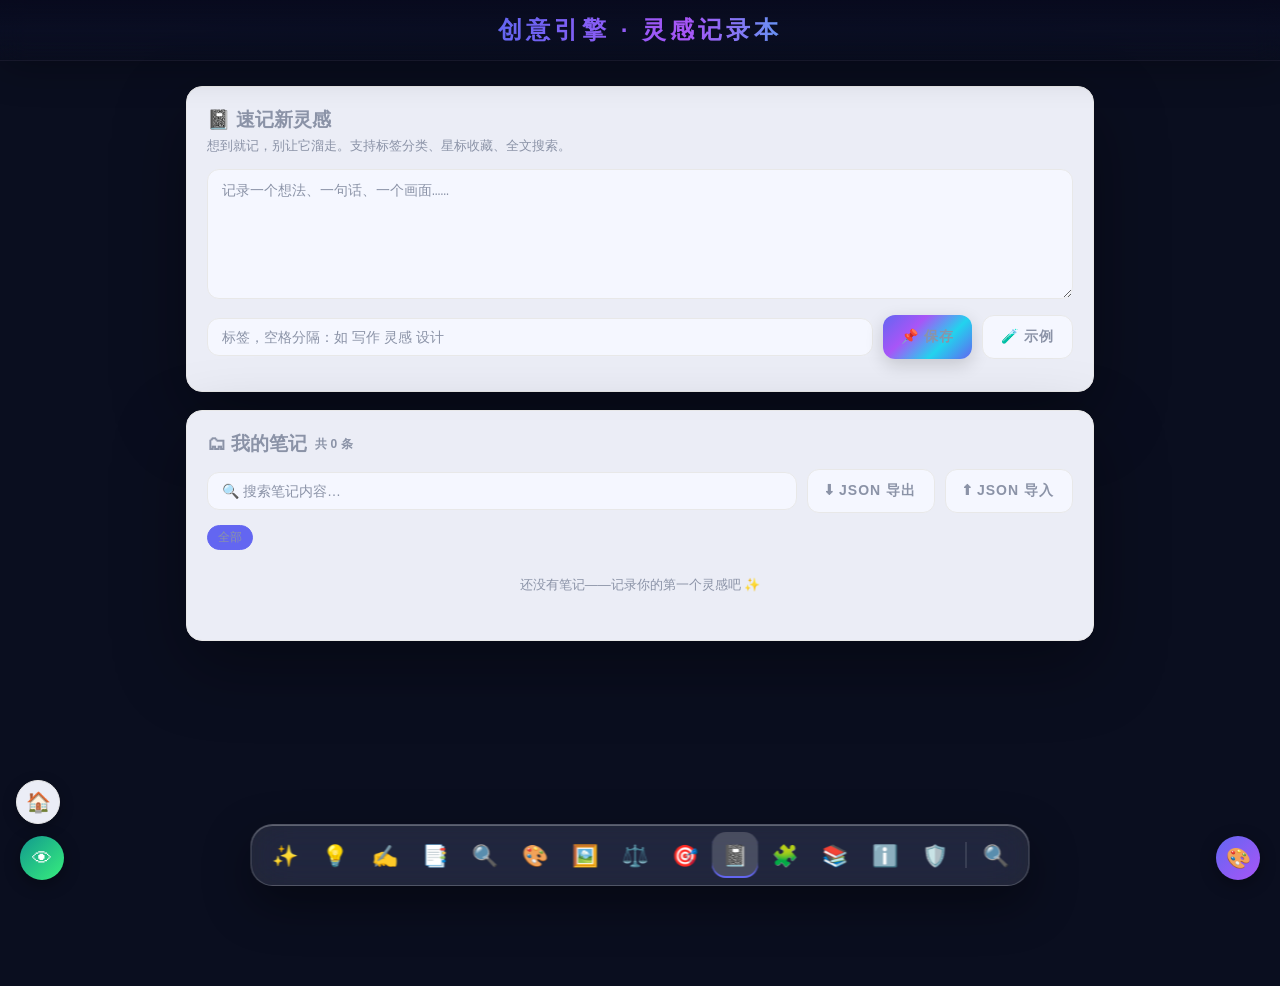
<file: 9.html>
﻿<!DOCTYPE html>
<html lang="zh-CN">
<head>
    <meta charset="UTF-8">
    <meta name="viewport" content="width=device-width, initial-scale=1.0">
    <title>灵感记录本·想法速记｜创意引擎</title>
    <link rel="icon" href="favicon.ico" sizes="any">
    <link rel="icon" href="favicon.svg" type="image/svg+xml">
    <link rel="apple-touch-icon" href="favicon-48.png">
    <link rel="canonical" href="https://bishihuihuang.github.io/creativity/9.html">
    <style>
        .tag-chip { display: inline-flex; align-items: center; gap: 4px; padding: 3px 10px; border-radius: 20px; font-size: 12px; background: var(--zl-card-2); border: 1px solid var(--zl-border); color: var(--zl-accent); cursor: pointer; }
        .tag-chip.on { background: var(--zl-accent); color: #fff; border-color: var(--zl-accent); }
        .note-item { border: 1px solid var(--zl-border); border-radius: 12px; padding: 12px 14px; margin-top: 10px; background: var(--zl-card-2); }
        .note-item .txt { font-size: 14px; color: var(--zl-text); line-height: 1.8; white-space: pre-wrap; word-break: break-word; }
        .note-item .meta { display: flex; align-items: center; gap: 8px; flex-wrap: wrap; margin-top: 8px; font-size: 12px; color: var(--zl-dim); }
        .note-item .tags { display: flex; gap: 6px; flex-wrap: wrap; }
        .note-item .tags .t { padding: 1px 8px; border-radius: 10px; background: var(--zl-card-2); border: 1px solid var(--zl-border); color: var(--zl-accent); }
        .note-item .acts { display: flex; gap: 6px; }
        .fav-star { cursor: pointer; font-size: 16px; }
        .count-pill { font-size: 12px; color: var(--zl-dim); }
    </style>

    <link rel="stylesheet" href="common.css">
    <script src="theme-init.js"></script>
    <link rel="manifest" href="manifest.json">
    <meta name="theme-color" content="#6366f1">
    <meta name="apple-mobile-web-app-capable" content="yes">
    <meta name="apple-mobile-web-app-status-bar-style" content="black-translucent">
    <meta name="apple-mobile-web-app-title" content="创意引擎">
    <meta name="description" content="灵感速记本：想法、标签、搜索、收藏一条龙；支持 JSON 导出备份与导入恢复，数据 100% 留在本地。">
    <link rel="stylesheet" href="common.css">
    <script defer src="common.js"></script>
    <script defer src="theme.js"></script>
    <script defer src="cy-features.js"></script>
</head>
<body>

    <div class="bg-animation">
        <div class="bg-flow-1"></div>
        <div class="bg-flow-2"></div>
        <div class="bg-flow-3"></div>
    </div>

    <header class="cy-shell">
        <h1>创意引擎 · 灵感记录本</h1>
    </header>

    <main class="cy-page">
        <div class="cy-card">
            <h2>📓 速记新灵感</h2>
            <div class="sub">想到就记，别让它溜走。支持标签分类、星标收藏、全文搜索。</div>
            <textarea class="cy-textarea" id="noteText" style="min-height:130px;" placeholder="记录一个想法、一句话、一个画面……"></textarea>
            <div class="cy-toolbar">
                <input class="cy-input" id="noteTags" placeholder="标签，空格分隔：如 写作 灵感 设计" style="flex:1;">
                <button class="cy-btn" id="btnSave">📌 保存</button>
                <button class="cy-btn cy-btn-ghost" id="btnExample">🧪 示例</button>
            </div>
        </div>

        <div class="cy-card">
            <h2>🗂 我的笔记 <span class="count-pill" id="countPill"></span></h2>
            <div class="cy-toolbar">
                <input class="cy-input" id="searchInput" placeholder="🔍 搜索笔记内容…" style="flex:1;">
                <button class="cy-btn cy-btn-ghost" id="btnExportJson">⬇ JSON 导出</button>
                <button class="cy-btn cy-btn-ghost" id="btnImportJson">⬆ JSON 导入</button>
                <input type="file" id="importFile" accept=".json,application/json" style="display:none;">
            </div>
            <div id="tagBar" style="display:flex;gap:6px;flex-wrap:wrap;margin-top:10px;"></div>
            <div id="noteList"></div>
        </div>
    </main>

    <script>
    /* ========== 灵感记录本引擎 ========== */
    var KEY = 'cy_notes_v1';
    var notes = [];
    var tagFilter = '';
    var editId = null;   // 正在编辑的笔记 id

    /* 一天多少毫秒：拆成可读的乘积，86400000 这种六位数字面量会触发魔法数字闸门 */
    var DAY_MS = 24 * 60 * 60 * 1000;
    /* id 后缀上限：手工新增与批量导入各留一个，写得更大的那个留给导入，降低撞 id 概率 */
    var ID_TAIL_MAX = +('1e4');
    var ID_TAIL_MAX_IMPORT = +('1e6');

    function read() {
        try { var parsed = JSON.parse(localStorage.getItem(KEY)); if (Object.prototype.toString.call(parsed) === '[object Array]') return parsed; } catch (e) {}
        return [];
    }
    function write() {
        try { localStorage.setItem(KEY, JSON.stringify(notes)); } catch (e) { CY.showToast('⚠ 存储空间不足，保存失败'); }
    }
    function fmtTime(ts) {
        var dateObj = new Date(ts);
        var month = dateObj.getMonth() + 1, dd = dateObj.getDate();
        return dateObj.getFullYear() + '-' + (month < 10 ? '0' + month : month) + '-' + (dd < 10 ? '0' + dd : dd) + ' ' +
            (dateObj.getHours() < 10 ? '0' + dateObj.getHours() : dateObj.getHours()) + ':' + (dateObj.getMinutes() < 10 ? '0' + dateObj.getMinutes() : dateObj.getMinutes());
    }
    function escapeHtml(value) {
        return String(value == null ? '' : value).replace(/[&<>"]/g, function (char) { return { '&': '&amp;', '<': '&lt;', '>': '&gt;', '"': '&quot;' }[char]; });
    }

    /* ---------- 保存 / 更新 ---------- */
    function saveNote() {
        var text = document.getElementById('noteText').value.trim();
        if (!text) { CY.showToast('写点什么再保存吧'); return; }
        var tags = document.getElementById('noteTags').value.trim().split(/[\s,，]+/).filter(Boolean).slice(0, 8);
        if (editId) {
            var note = null;
            for (var idx = 0; idx < notes.length; idx++) if (notes[idx].id === editId) note = notes[idx];
            if (note) { note.text = text; note.tags = tags; note.edit = Date.now(); }
            editId = null;
            document.getElementById('btnSave').textContent = '📌 保存';
            CY.showToast('✏️ 笔记已更新');
        } else {
            notes.push({ id: Date.now() + '-' + Math.floor(Math.random() * ID_TAIL_MAX), text: text, tags: tags, fav: false, time: Date.now() });
            CY.showToast('📌 灵感已记录');
            if (typeof CY.activity === 'object' && CY.activity.add) CY.activity.add({ type: 'note', page: '9.html' });
            if (notes.length >= 10) CY.unlock('note_10');
        }
        document.getElementById('noteText').value = '';
        document.getElementById('noteTags').value = '';
        write();
        render();
    }
    function startEdit(id) {
        var note = null;
        for (var idx = 0; idx < notes.length; idx++) if (notes[idx].id === id) note = notes[idx];
        if (!note) return;
        editId = id;
        document.getElementById('noteText').value = note.text;
        document.getElementById('noteTags').value = note.tags.join(' ');
        document.getElementById('btnSave').textContent = '✏️ 更新';
        document.getElementById('noteText').focus();
        window.scrollTo({ top: 0, behavior: 'smooth' });
    }
    function deleteNote(id) {
        if (!confirm('确定删除这条笔记吗？删除后不可恢复。')) return;
        for (var idx = 0; idx < notes.length; idx++) {
            if (notes[idx].id === id) { notes.splice(idx, 1); break; }
        }
        if (editId === id) { editId = null; document.getElementById('btnSave').textContent = '📌 保存'; }
        write();
        render();
        CY.showToast('🗑 已删除');
    }
    function toggleFav(id) {
        for (var idx = 0; idx < notes.length; idx++) {
            if (notes[idx].id === id) { notes[idx].fav = !notes[idx].fav; break; }
        }
        write();
        render();
    }

    /* ---------- 过滤与渲染 ---------- */
    function allTags() {
        var map = {};
        notes.forEach(function (note) { (note.tags || []).forEach(function (tag) { map[tag] = (map[tag] || 0) + 1; }); });
        return Object.keys(map).sort(function (lhs, rhs) { return map[rhs] - map[lhs]; });
    }
    /* 关键词是否命中某条笔记：正文或任一标签含该词 */
    function matchesQ(note, keyword) {
        if (note.text.toLowerCase().indexOf(keyword) >= 0) return true;
        return (note.tags || []).some(function (tag) {
            return tag.toLowerCase().indexOf(keyword) >= 0;
        });
    }
    function filtered() {
        var keyword = document.getElementById('searchInput').value.trim().toLowerCase();
        return notes.filter(function (note) {
            if (tagFilter && (note.tags || []).indexOf(tagFilter) < 0) return false;
            if (keyword && !matchesQ(note, keyword)) return false;
            return true;
        }).sort(function (first, second) {
            return (second.fav ? 1 : 0) - (first.fav ? 1 : 0) || second.time - first.time;
        });
    }
    function renderTagBar(bar) {
        bar.innerHTML = '';
        var all = document.createElement('span');
        all.className = 'tag-chip' + (!tagFilter ? ' on' : '');
        all.textContent = '全部';
        all.onclick = function () { tagFilter = ''; render(); };
        bar.appendChild(all);
        allTags().forEach(function (tag) {
            var chip = document.createElement('span');
            chip.className = 'tag-chip' + (tagFilter === tag ? ' on' : '');
            chip.textContent = '#' + tag;
            chip.onclick = function () { tagFilter = tagFilter === tag ? '' : tag; render(); };
            bar.appendChild(chip);
        });
    }
    function noteCard(note) {
        var item = document.createElement('div');
        item.className = 'note-item';
        var fav = document.createElement('span');
        fav.className = 'fav-star';
        fav.textContent = note.fav ? '⭐' : '☆';
        fav.title = note.fav ? '取消收藏' : '收藏';
        fav.onclick = function () { toggleFav(note.id); };
        var txt = document.createElement('div');
        txt.className = 'txt';
        txt.textContent = note.text;
        var meta = document.createElement('div');
        meta.className = 'meta';
        var tagsDiv = document.createElement('div');
        tagsDiv.className = 'tags';
        (note.tags || []).forEach(function (tag) {
            var tagEl = document.createElement('span');
            tagEl.className = 't';
            tagEl.textContent = '#' + tag;
            tagEl.onclick = function () { tagFilter = tag; render(); };
            tagsDiv.appendChild(tagEl);
        });
        var time = document.createElement('span');
        time.textContent = fmtTime(note.time);
        var acts = document.createElement('div');
        acts.className = 'acts';
        var editB = document.createElement('button');
        editB.className = 'cy-btn cy-btn-sm cy-btn-ghost';
        editB.textContent = '✏️';
        editB.title = '编辑';
        editB.onclick = function () { startEdit(note.id); };
        var delB = document.createElement('button');
        delB.className = 'cy-btn cy-btn-sm cy-btn-ghost';
        delB.textContent = '🗑';
        delB.title = '删除';
        delB.onclick = function () { deleteNote(note.id); };
        var copyB = document.createElement('button');
        copyB.className = 'cy-btn cy-btn-sm cy-btn-ghost';
        copyB.textContent = '📋';
        copyB.title = '复制';
        copyB.onclick = function () {
            try { navigator.clipboard.writeText(note.text).then(function () { CY.showToast('📋 已复制'); }).catch(function () {}); } catch (e) {}
        };
        acts.appendChild(editB); acts.appendChild(copyB); acts.appendChild(delB);
        meta.appendChild(tagsDiv); meta.appendChild(time); meta.appendChild(acts);
        item.appendChild(fav);
        item.appendChild(txt);
        item.appendChild(meta);
        return item;
    }
    function renderNoteList(list) {
        var box = document.getElementById('noteList');
        if (!list.length) {
            box.innerHTML = '<div style="padding:26px;text-align:center;color:var(--zl-dim);font-size:13px;">' +
                (notes.length ? '没有匹配的笔记' : '还没有笔记——记录你的第一个灵感吧 ✨') + '</div>';
            return;
        }
        box.innerHTML = '';
        list.forEach(function (note) {
            box.appendChild(noteCard(note));
        });
    }
    function render() {
        var list = filtered();
        document.getElementById('countPill').textContent = '共 ' + notes.length + ' 条';
        renderTagBar(document.getElementById('tagBar'));
        renderNoteList(list);
    }

    /* ---------- JSON 导入导出 ---------- */
    function exportJson() {
        var data = { app: '创意引擎·灵感记录本', exportAt: new Date().toISOString(), count: notes.length, notes: notes };
        var text = JSON.stringify(data, null, 2);
        try {
            navigator.clipboard.writeText(text).then(function () { CY.showToast('⬇ JSON 已复制到剪贴板'); }).catch(function () { CY.download('notes-backup-' + CY.fmtDate() + '.json', text, 'application/json'); });
        } catch (e) { CY.download('notes-backup-' + CY.fmtDate() + '.json', text, 'application/json'); }
    }
    function importJson(file) {
        var fr = new FileReader();
        fr.onload = function () {
            try {
                var data = JSON.parse(fr.result);
                var arr = Array.isArray(data) ? data : (data.notes || []);
                if (!Array.isArray(arr)) throw new Error('bad');
                var added = 0;
                arr.forEach(function (note) {
                    if (note && note.text) {
                        notes.push({
                            id: Date.now() + '-' + Math.floor(Math.random() * ID_TAIL_MAX_IMPORT),
                            text: String(note.text),
                            tags: Array.isArray(note.tags) ? note.tags.map(String).slice(0, 8) : [],
                            fav: !!note.fav,
                            time: note.time || Date.now()
                        });
                        added++;
                    }
                });
                if (!added) { CY.showToast('⚠ 文件里没有可导入的笔记'); return; }
                write();
                render();
                CY.showToast('⬆ 已导入 ' + added + ' 条笔记');
                if (typeof CY.activity === 'object' && CY.activity.add) CY.activity.add({ type: 'import_notes', page: '9.html' });
            } catch (e) { CY.showToast('⚠ 导入失败：JSON 格式不正确'); }
        };
        fr.readAsText(file);
    }

    /* ---------- 示例 ---------- */
    function loadExample() {
        if (!notes.length) {
            notes.push({ id: 'ex1', text: '「灵感不是等待，而是主动去碰。」—— 多读、多看、多问，脑子里的火花自然会多。', tags: ['金句', '方法论'], fav: true, time: Date.now() - 2 * DAY_MS });
            notes.push({ id: 'ex2', text: '做一个「反转」训练：把已知答案全部反过来想一遍，往往能挖出被忽视的机会。', tags: ['训练', '逆向'], fav: false, time: Date.now() - 1 * DAY_MS });
            notes.push({ id: 'ex3', text: '配色灵感：靛蓝 #6366f1 + 紫 #a855f7 + 青 #22d3ee，流光渐变背景。', tags: ['设计', '配色'], fav: false, time: Date.now() - 3 * DAY_MS });
            write();
            render();
            CY.showToast('🧪 已载入 3 条示例笔记');
        } else {
            CY.showToast('已有笔记，未重复添加示例');
        }
    }

    /* ---------- 事件绑定与初始化 ---------- */
    document.getElementById('btnSave').onclick = saveNote;
    document.getElementById('btnExample').onclick = loadExample;
    document.getElementById('searchInput').addEventListener('input', render);
    document.getElementById('btnExportJson').onclick = exportJson;
    document.getElementById('btnImportJson').onclick = function () { document.getElementById('importFile').click(); };
    document.getElementById('importFile').onchange = function () {
        if (this.files && this.files[0]) importJson(this.files[0]);
        this.value = '';
    };
    /* 支持 Ctrl/Cmd+Enter 快速保存 */
    document.getElementById('noteText').addEventListener('keydown', function (event) {
        if ((event.ctrlKey || event.metaKey) && event.key === 'Enter') { event.preventDefault(); saveNote(); }
    });

    /* 公共脚本 common.js / theme.js / cy-features.js 都是 defer 加载，而本段内联脚本不带 defer，
       会抢先执行——那时 CY 还没定义，最后一行 typeof CY.activity 抛 ReferenceError，open_tool 活动记录静默丢失。
       把初始化挪到 DOMContentLoaded：defer 脚本在此事件之前一定已执行完。 */
    document.addEventListener('DOMContentLoaded', function () {
        notes = read();
        render();
        if (typeof CY.activity === 'object' && CY.activity.add) CY.activity.add({ type: 'open_tool', page: '9.html' });
    });
    </script>
</body>
</html>
</file>
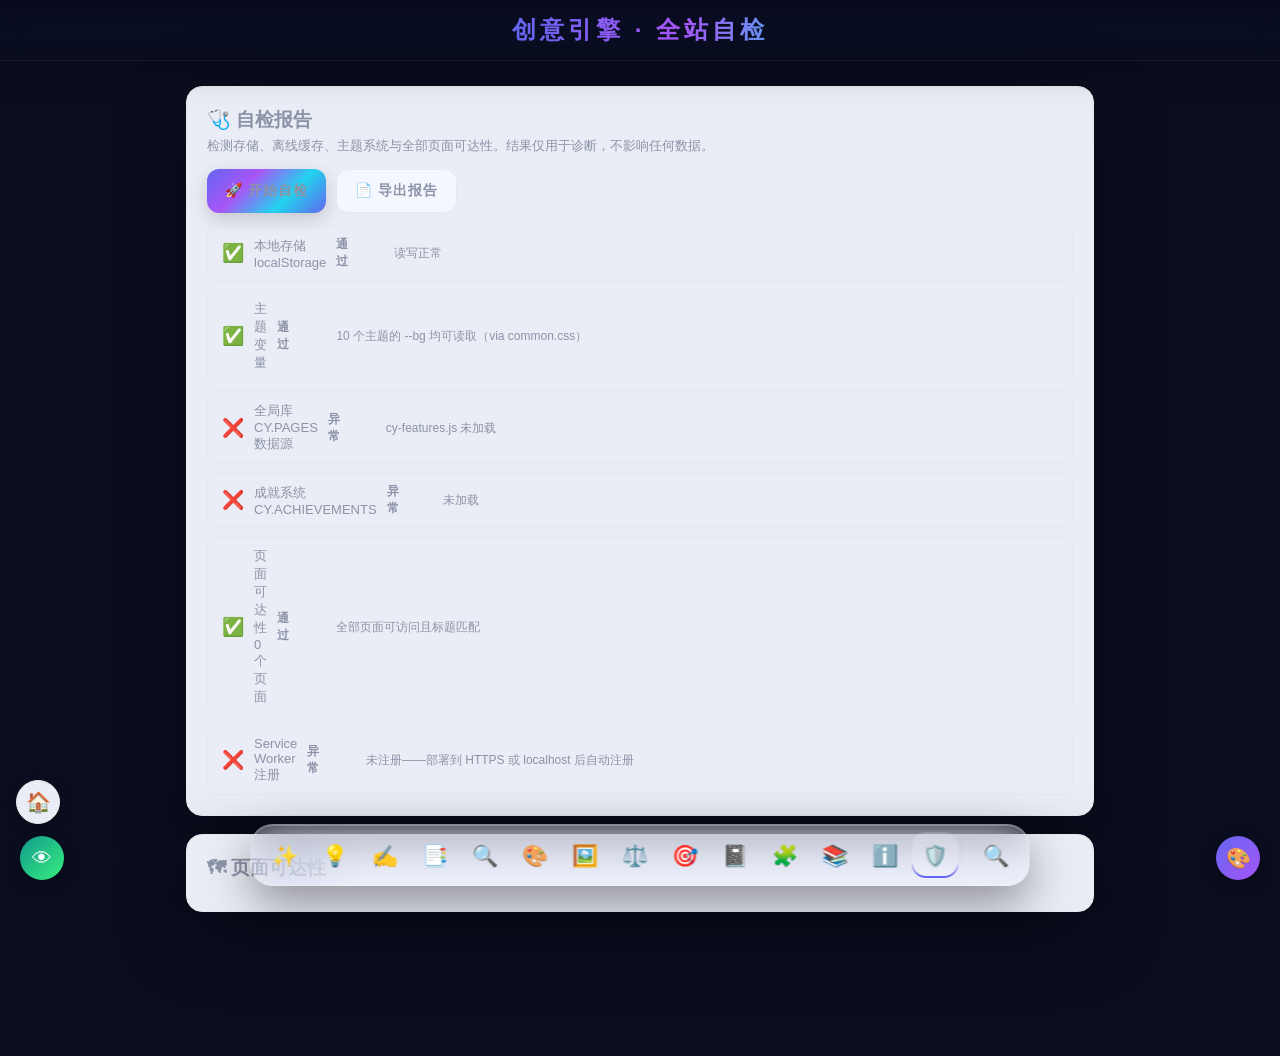
<file: verify.html>
﻿<!DOCTYPE html>
<html lang="zh-CN">
<head>
    <meta charset="UTF-8">
    <meta name="viewport" content="width=device-width, initial-scale=1.0">
    <title>全站自检｜创意引擎</title>
    <link rel="icon" href="favicon.ico" sizes="any">
    <link rel="icon" href="favicon.svg" type="image/svg+xml">
    <link rel="apple-touch-icon" href="favicon-48.png">
    <link rel="canonical" href="https://bishihuihuang.github.io/creativity/verify.html">
    <style>
        .check-item { border: 1px solid var(--zl-border); border-radius: 10px; padding: 10px 14px; margin-top: 8px; display: flex; align-items: center; gap: 10px; }
        .check-item .ic { font-size: 18px; }
        .check-item .nm { flex: 1; font-size: 13px; color: var(--zl-text); }
        .check-item .st { font-size: 12px; font-weight: 700; }
        .st-ok { color: #16a34a; }
        .st-fail { color: #ef4444; }
        .st-run { color: var(--zl-accent); }
        .page-grid { display: grid; grid-template-columns: repeat(auto-fit, minmax(120px, 1fr)); gap: 6px; margin-top: 10px; }
        .page-cell { border: 1px solid var(--zl-border); border-radius: 8px; padding: 8px; text-align: center; font-size: 12px; background: var(--zl-card-2); }
        .page-cell.ok { border-color: #16a34a; color: #16a34a; }
        .page-cell.fail { border-color: #ef4444; color: #ef4444; }
        .page-cell .pf { font-weight: 700; }
        .page-cell .pt { font-size: 10px; color: var(--zl-dim); margin-top: 2px; word-break: break-all; }
    </style>

    <link rel="stylesheet" href="common.css">
    <script src="theme-init.js"></script>
    <link rel="manifest" href="manifest.json">
    <meta name="theme-color" content="#6366f1">
    <meta name="apple-mobile-web-app-capable" content="yes">
    <meta name="apple-mobile-web-app-status-bar-style" content="black-translucent">
    <meta name="apple-mobile-web-app-title" content="创意引擎">
    <meta name="description" content="创意引擎全站自检：存储、离线缓存、主题变量、页面可达性一键体检，生成诊断报告。">
    <link rel="stylesheet" href="common.css">
    <script defer src="common.js"></script>
    <script defer src="theme.js"></script>
    <script defer src="cy-features.js"></script>
</head>
<body>

    <div class="bg-animation">
        <div class="bg-flow-1"></div>
        <div class="bg-flow-2"></div>
        <div class="bg-flow-3"></div>
    </div>

    <header class="cy-shell">
        <h1>创意引擎 · 全站自检</h1>
    </header>

    <main class="cy-page">
        <div class="cy-card">
            <h2>🩺 自检报告</h2>
            <div class="sub">检测存储、离线缓存、主题系统与全部页面可达性。结果仅用于诊断，不影响任何数据。</div>
            <div class="cy-toolbar" style="margin-top:10px;">
                <button class="cy-btn" id="btnRun">🚀 开始自检</button>
                <button class="cy-btn cy-btn-ghost" id="btnReport">📄 导出报告</button>
            </div>
            <div id="checkBox" style="margin-top:6px;"></div>
        </div>

        <div class="cy-card">
            <h2>🗺 页面可达性</h2>
            <div id="pageGrid" class="page-grid"></div>
        </div>
    </main>

    <script>
    /* ========== 全站自检引擎 ========== */
    var results = []; // {name, ok, detail}
    var pageResults = [];

    function add(name, ok, detail) {
        results.push({ name: name, ok: ok, detail: detail || '' });
        renderChecks();
    }
    function renderChecks() {
        var box = document.getElementById('checkBox');
        box.innerHTML = '';
        results.forEach(function (result) {
            var itemDiv = document.createElement('div');
            itemDiv.className = 'check-item';
            itemDiv.innerHTML = '<span class="ic">' + (result.ok ? '✅' : '❌') + '</span><span class="nm">' + result.name + '</span>' +
                '<span class="st ' + (result.ok ? 'st-ok' : 'st-fail') + '">' + (result.ok ? '通过' : '异常') + '</span>';
            if (result.detail) {
                var det = document.createElement('div');
                det.style.cssText = 'width:100%;font-size:12px;color:var(--zl-dim);padding:2px 0 0 28px;line-height:1.6;';
                det.textContent = result.detail;
                itemDiv.appendChild(det);
            }
            box.appendChild(itemDiv);
        });
    }
    function renderPages() {
        var grid = document.getElementById('pageGrid');
        grid.innerHTML = '';
        pageResults.forEach(function (pageItem) {
            var itemDiv = document.createElement('div');
            itemDiv.className = 'page-cell ' + (pageItem.ok ? 'ok' : 'fail');
            itemDiv.innerHTML = '<div class="pf">' + (pageItem.ok ? '✓' : '✗') + ' ' + pageItem.f + '</div><div class="pt">' + (pageItem.title || '') + '</div>';
            grid.appendChild(itemDiv);
        });
    }

    /* 检测页面可达性：fetch 页面文本并检查 <title> 与关键词 */
    function checkPage(filePath, title, kw) {
        return fetch(filePath, { cache: 'no-cache' }).then(function (res) {
            if (!res.ok) { pageResults.push({ f: filePath, ok: false, title: 'HTTP ' + res.status }); return false; }
            return res.text().then(function (text) {
                var pageTitle = (text.match(/<title>([^<]*)<\/title>/) || [])[1] || '';
                var ok = pageTitle.indexOf(title) >= 0;
                pageResults.push({ f: filePath, ok: ok, title: ok ? pageTitle : '标题不匹配' });
                return ok;
            });
        }).catch(function () {
            pageResults.push({ f: filePath, ok: false, title: '网络错误' });
            return false;
        });
    }

    /* 专项检查拆开，run() 只负责重置与编排 */
    function checkLocalStorage() {
        try {
            var key = 'cy_verify_probe';
            localStorage.setItem(key, '1');
            localStorage.removeItem(key);
            add('本地存储 localStorage', true, '读写正常');
        } catch (err) {
            add('本地存储 localStorage', false, String(err));
        }
    }
    function checkThemeVariables() {
        try {
            var cssText = document.querySelector('link[href="common.css"]') ? 'common.css' : '检查不到';
            var themes = ['dark', 'blue', 'gold', 'light', 'milk', 'guofeng', 'snowsun', 'cyber', 'aurora', 'custom'];
            var missing = [];
            themes.forEach(function (theme) {
                document.documentElement.setAttribute('data-theme', theme);
                var bgValue = getComputedStyle(document.documentElement).getPropertyValue('--bg').trim();
                if (!bgValue) missing.push(theme);
            });
            document.documentElement.setAttribute('data-theme', localStorage.getItem('cy_theme') || 'dark');
            add('主题变量', missing.length === 0, missing.length ? '缺失主题：' + missing.join('、') : '10 个主题的 --bg 均可读取（via ' + cssText + '）');
        } catch (err) {
            add('主题变量', false, String(err));
        }
    }
    function checkServiceWorker() {
        if ('serviceWorker' in navigator) {
            navigator.serviceWorker.getRegistration().then(function (reg) {
                add('Service Worker 注册', !!reg, reg ? '已注册（' + (reg.active ? 'active' : 'pending/installing') + '）' : '未注册——部署到 HTTPS 或 localhost 后自动注册');
            }).catch(function (err) {
                add('Service Worker 注册', false, String(err));
            });
        } else {
            add('Service Worker 注册', false, '当前浏览器不支持');
        }
    }
    function checkGlobals() {
        var cyOk = typeof window.CY === 'object' && Array.isArray(window.CY.PAGES);
        add('全局库 CY.PAGES 数据源', cyOk, cyOk ? '包含 ' + window.CY.PAGES.length + ' 个页面' : 'cy-features.js 未加载');
        var achOk = typeof window.CY === 'object' && Array.isArray(window.CY.ACHIEVEMENTS);
        add('成就系统 CY.ACHIEVEMENTS', achOk, achOk ? '包含 ' + window.CY.ACHIEVEMENTS.length + ' 个成就' : '未加载');
    }
    function checkPageReach() {
        var pages = (typeof window.CY === 'object' && window.CY.PAGES) ? window.CY.PAGES : [];
        var all = [];
        pages.forEach(function (p) {
            all.push(checkPage(p.f, p.t.split('·')[1] ? p.t.split('·')[1] : p.t, p.k));
        });
        Promise.all(all).then(function (oks) {
            var failCount = oks.filter(function (isOk) { return !isOk; }).length;
            add('页面可达性 ' + pages.length + ' 个页面', failCount === 0, failCount ? failCount + ' 个页面异常，见下方网格' : '全部页面可访问且标题匹配');
            renderPages();
        });
    }

    function run() {
        results = [];
        pageResults = [];
        renderChecks();
        renderPages();
        checkLocalStorage();
        checkThemeVariables();
        checkServiceWorker();
        checkGlobals();
        checkPageReach();
    }

    /* 导出报告 */
    function exportReport() {
        var lines = ['# 创意引擎 · 全站自检报告', '', '时间：' + new Date().toLocaleString(), ''];
        lines.push('## 检测项', '');
        results.forEach(function (result) { lines.push('- [' + (result.ok ? 'x' : ' ') + '] ' + result.name + (result.detail ? '（' + result.detail + '）' : '')); });
        lines.push('', '## 页面可达性', '');
        pageResults.forEach(function (pageItem) { lines.push('- [' + (pageItem.ok ? 'x' : ' ') + '] ' + pageItem.f + ' —— ' + pageItem.title); });
        var text = lines.join('\n');
        try {
            navigator.clipboard.writeText(text).then(function () { CY.showToast('📄 报告已复制'); }).catch(function () { CY.download('verify-report.md', text, 'text/markdown'); });
        } catch (e) { CY.download('verify-report.md', text, 'text/markdown'); }
    }

    document.getElementById('btnRun').onclick = run;
    document.getElementById('btnReport').onclick = function () {
        if (!results.length) { CY.showToast('先点「🚀 开始自检」'); return; }
        exportReport();
    };

    run();
    </script>
</body>
</html>
</file>
<file: common.css>
/* ============================================================
 * 创意引擎全站公共样式 common.css
 * 内容：10 主题变量体系 + V2 设计 Token 别名层 + 共享 UI 套件
 * 页面一律引用 --zl-* 别名，自动跟随主题，无需重复造样式
 * ============================================================ */

/* ---------- 全局重置 ---------- */
*, *::before, *::after { box-sizing: border-box; }

body {
    margin: 0;
    font-family: "Segoe UI", "PingFang SC", "Microsoft YaHei", Arial, sans-serif;
    background: var(--bg);
    color: var(--txt);
    min-height: 100vh;
    overflow-x: hidden;
    padding: env(safe-area-inset-top, 0) env(safe-area-inset-right, 0)
             env(safe-area-inset-bottom, 0) env(safe-area-inset-left, 0);
}

/* 触摸设备：禁用 hover 残留 */
@media (hover: none) {
    .cy-btn:hover, .tool-box:hover, .card:hover, .box:hover, button:hover, a:hover {
        transform: none !important;
        box-shadow: inherit !important;
    }
    .tooltip, [class*="tooltip"], [class*="tip"] { display: none !important; }
}

/* 游戏/工具按钮触摸目标放大 */
button, .cy-btn, [class*="btn"] { min-width: 44px; min-height: 44px; }

/* ============ V1.4 多主题变量体系（默认深色流光 + 10 主题） ============ */
:root {
    --bg: #0a0e1f;
    --bg-dim: linear-gradient(rgba(2,6,16,.18),rgba(2,6,16,.32));
    --card: rgba(245,247,255,.96);
    --card-2: #ffffff;
    --txt: #333333;
    --dim: #8b93a7;
    --line: #e8e8e8;
    --gold: #6366f1;
    --gold-2: #22d3ee;
    --blue: #6366f1;
    --green: #11998e;
    --red: #ef4444;
    --glow: #6366f1;
    --glow-2: #a855f7;
    --glow-3: #22d3ee;
    --radius: 16px;
    --shadow: 0 25px 70px rgba(0, 0, 0, .35);
    --btn-txt: #ffffff;
    --title-grad: linear-gradient(135deg, #6366f1, #a855f7, #22d3ee, #6366f1);
    --flow-grad: linear-gradient(125deg, #0a0e1f, #131735, #23205c, #3b1d78, #1d1b4b, #0f122f, #241a54);
    --scroll-thumb: linear-gradient(180deg, #6366f1, #a855f7);
    --bg-glow: radial-gradient(ellipse 70% 45% at 50% -6%, rgba(99,102,241,.22), rgba(168,85,247,.12), transparent 72%);
    --bg-pattern: linear-gradient(rgba(99,102,241,.05) 1px,transparent 1px),linear-gradient(90deg,rgba(99,102,241,.05) 1px,transparent 1px),radial-gradient(circle at 20% 14%,rgba(99,102,241,.16),transparent 46%),radial-gradient(circle at 82% 20%,rgba(168,85,247,.12),transparent 42%),radial-gradient(circle at 58% 78%,rgba(34,211,238,.08),transparent 52%);
    --bg-image: radial-gradient(ellipse 90% 60% at 50% -10%, rgba(99,102,241,.28), rgba(34,211,238,.10), transparent 70%);
}
:root[data-theme="blue"] {
    --bg: #0b0e1a; --bg-dim: linear-gradient(rgba(2,6,16,.18),rgba(2,6,16,.32));
    --card: rgba(20,26,46,.82); --card-2: #161d38;
    --txt: #e8ecf5; --dim: #8b93a7;
    --line: #2a3557;
    --gold: #7aa8ff; --gold-2: #4a7dff;
    --blue: #4da3ff; --green: #3ddc97; --red: #ff6b6b;
    --glow: #7aa8ff; --glow-2: #a8c9ff; --glow-3: #4a7dff;
    --radius: 14px;
    --shadow: 0 8px 28px rgba(2,6,18,.55);
    --btn-txt: #0b0e1a;
    --title-grad: linear-gradient(135deg, var(--glow), var(--gold), var(--gold-2));
    --flow-grad: linear-gradient(125deg, #0a0e1f, #131735, #23205c, #3b1d78, #1d1b4b, #0f122f, #241a54);
    --scroll-thumb: linear-gradient(180deg, var(--gold), var(--gold-2));
    --bg-glow: radial-gradient(ellipse 70% 45% at 50% -6%, rgba(122,168,255,.18), rgba(180,140,255,.10), transparent 72%);
    --bg-pattern: linear-gradient(rgba(122,168,255,.05) 1px,transparent 1px),linear-gradient(90deg,rgba(122,168,255,.05) 1px,transparent 1px),radial-gradient(circle at 20% 14%,rgba(122,168,255,.16),transparent 46%),radial-gradient(circle at 82% 20%,rgba(180,140,255,.12),transparent 42%),radial-gradient(circle at 58% 78%,rgba(77,163,255,.08),transparent 52%);
    --bg-image: radial-gradient(ellipse 90% 60% at 50% -10%, rgba(122,168,255,.26), rgba(180,140,255,.10), transparent 70%);
}
:root[data-theme="gold"] {
    --bg: #0d0a05; --bg-dim: linear-gradient(rgba(0,0,0,.06),rgba(0,0,0,.14));
    --card: rgba(28,23,14,.88); --card-2: #251e11;
    --txt: #f0e9d8; --dim: #9a8f74;
    --line: #3d331d;
    --gold: #f5c542; --gold-2: #e6a817;
    --blue: #6fb7ff; --green: #4cdb8b; --red: #ff7b7b;
    --glow: #f5c542; --glow-2: #fff3c4; --glow-3: #e6a817;
    --radius: 14px;
    --shadow: 0 8px 30px rgba(0,0,0,.6);
    --btn-txt: #3a2a00;
    --title-grad: linear-gradient(135deg, var(--glow), var(--gold), var(--gold-2));
    --flow-grad: linear-gradient(125deg, #0a0e1f, #131735, #23205c, #3b1d78, #1d1b4b, #0f122f, #241a54);
    --scroll-thumb: linear-gradient(180deg, var(--gold), var(--gold-2));
    --bg-glow: radial-gradient(ellipse 65% 42% at 50% -6%, rgba(245,197,66,.14), rgba(255,160,40,.06), transparent 72%);
    --bg-pattern: repeating-linear-gradient(45deg,rgba(245,197,66,.03) 0 1px,transparent 1px 16px),radial-gradient(circle at 50% -10%,rgba(245,197,66,.16),transparent 55%),radial-gradient(circle at 85% 32%,rgba(230,168,23,.08),transparent 46%);
    --bg-image: radial-gradient(ellipse 90% 60% at 50% -10%, rgba(245,197,66,.22), rgba(230,168,23,.08), transparent 70%);
}
:root[data-theme="light"] {
    --bg: #f4f6fb; --bg-dim: none;
    --card: rgba(255,255,255,.85); --card-2: #eef2f9;
    --txt: #1e2733; --dim: #64748b;
    --line: #e2e8f0;
    --gold: #6366f1; --gold-2: #22d3ee;
    --blue: #4f46e5; --green: #0d9488; --red: #dc2626;
    --glow: #6366f1; --glow-2: #a5b4fc; --glow-3: #22d3ee;
    --radius: 14px;
    --shadow: 0 6px 20px rgba(15,23,42,.10);
    --btn-txt: #ffffff;
    --title-grad: linear-gradient(135deg, var(--glow), var(--gold), var(--gold-2));
    --flow-grad: linear-gradient(125deg, #0a0e1f, #131735, #23205c, #3b1d78, #1d1b4b, #0f122f, #241a54);
    --scroll-thumb: linear-gradient(180deg, var(--gold), var(--gold-2));
    --bg-glow: radial-gradient(ellipse 70% 45% at 50% -6%, rgba(165,180,252,.35), rgba(196,181,253,.18), transparent 72%);
    --bg-pattern: radial-gradient(circle at 50% -4%,rgba(165,180,252,.30),transparent 55%),radial-gradient(circle at 18% 82%,rgba(196,181,253,.16),transparent 46%),radial-gradient(rgba(99,102,241,.09) 1px,transparent 1px);
    --bg-image: radial-gradient(ellipse 90% 60% at 50% -10%, rgba(165,180,252,.30), rgba(34,211,238,.10), transparent 70%);
}
:root[data-theme="milk"] {
    --bg: #f5edd9; --bg-dim: linear-gradient(rgba(0,0,0,.05),rgba(0,0,0,.12));
    --card: rgba(255,252,243,.92); --card-2: #efe6d0;
    --txt: #4a3e2a; --dim: #8a7c5e;
    --line: #e0d4b8;
    --gold: #c9a227; --gold-2: #a8871f;
    --blue: #6b8fd6; --green: #6aa84f; --red: #d96c5e;
    --glow: #c9a227; --glow-2: #f0e0ae; --glow-3: #a8871f;
    --radius: 14px;
    --shadow: 0 8px 26px rgba(120,95,40,.16);
    --btn-txt: #4a3e2a;
    --title-grad: linear-gradient(135deg, var(--glow), var(--gold), var(--gold-2));
    --flow-grad: linear-gradient(125deg, #0a0e1f, #131735, #23205c, #3b1d78, #1d1b4b, #0f122f, #241a54);
    --scroll-thumb: linear-gradient(180deg, var(--gold), var(--gold-2));
    --bg-glow: radial-gradient(ellipse 70% 45% at 50% -6%, rgba(214,175,80,.16), rgba(255,240,200,.10), transparent 72%);
    --bg-pattern: repeating-linear-gradient(0deg,rgba(201,162,39,.05) 0 1px,transparent 1px 32px),radial-gradient(circle at 50% -8%,rgba(214,175,80,.18),transparent 55%),radial-gradient(circle at 16% 86%,rgba(255,240,200,.16),transparent 44%);
    --bg-image: radial-gradient(ellipse 90% 60% at 50% -10%, rgba(214,175,80,.20), rgba(255,240,200,.08), transparent 70%);
}
:root[data-theme="guofeng"] {
    --bg: #160b08; --bg-dim: linear-gradient(rgba(10,4,2,.18),rgba(10,4,2,.30));
    --card: rgba(42,20,14,.86); --card-2: #2a1a12;
    --txt: #f5ead9; --dim: #b3976f;
    --line: #5a3520;
    --gold: #e0b13c; --gold-2: #c98f1b;
    --blue: #7fb4ff; --green: #5cdb8b; --red: #ff7b6b;
    --glow: #e0b13c; --glow-2: #ffe9b8; --glow-3: #c98f1b;
    --radius: 14px;
    --shadow: 0 8px 30px rgba(0,0,0,.6);
    --btn-txt: #3a2600;
    --title-grad: linear-gradient(135deg, var(--glow), var(--gold), var(--gold-2));
    --flow-grad: linear-gradient(125deg, #0a0e1f, #131735, #23205c, #3b1d78, #1d1b4b, #0f122f, #241a54);
    --scroll-thumb: linear-gradient(180deg, var(--gold), var(--gold-2));
    --bg-glow: radial-gradient(ellipse 70% 45% at 50% -6%, rgba(224,60,40,.20), rgba(224,177,60,.10), transparent 72%);
    --bg-pattern: repeating-linear-gradient(45deg,rgba(224,60,40,.05) 0 1px,transparent 1px 18px);
    --bg-image: radial-gradient(ellipse 90% 60% at 50% -10%, rgba(224,177,60,.18), rgba(224,60,40,.08), transparent 70%);
}
:root[data-theme="snowsun"] {
    --bg: #0a0f1c; --bg-dim: linear-gradient(rgba(4,8,16,.20),rgba(4,8,16,.34));
    --card: rgba(12,18,32,.40); --card-2: rgba(18,26,44,.48);
    --txt: #eef3fb; --dim: #9db0cb;
    --line: rgba(210,225,255,.26);
    --gold: #ffb45c; --gold-2: #f08a30;
    --blue: #6fb7ff; --green: #4cdb8b; --red: #ff8a8a;
    --glow: #ffb45c; --glow-2: #ffe3b0; --glow-3: #f08a30;
    --radius: 14px;
    --shadow: 0 8px 30px rgba(0,0,0,.55);
    --btn-txt: #3a1c00;
    --title-grad: linear-gradient(135deg, var(--glow), var(--gold), var(--gold-2));
    --flow-grad: linear-gradient(125deg, #0a0e1f, #131735, #23205c, #3b1d78, #1d1b4b, #0f122f, #241a54);
    --scroll-thumb: linear-gradient(180deg, var(--gold), var(--gold-2));
    --bg-glow: radial-gradient(ellipse 70% 45% at 50% -6%, rgba(255,170,70,.20), rgba(120,160,255,.08), transparent 72%);
    --bg-pattern: repeating-linear-gradient(45deg,rgba(255,255,255,.03) 0 1px,transparent 1px 22px);
    --bg-image: radial-gradient(ellipse 90% 60% at 50% -10%, rgba(255,170,70,.20), rgba(120,160,255,.08), transparent 70%);
}
:root[data-theme="cyber"] {
    --bg: #070714; --bg-dim: linear-gradient(rgba(0,0,0,.18),rgba(0,0,0,.34));
    --card: rgba(16,12,36,.55); --card-2: #101a3a;
    --txt: #e8f6ff; --dim: #8a92b8;
    --line: rgba(0,217,255,.35);
    --gold: #00d9ff; --gold-2: #0090cc;
    --blue: #00d9ff; --green: #0090cc; --red: #ff8a8a;
    --glow: #00d9ff; --glow-2: #b8f4ff; --glow-3: #0090cc;
    --radius: 14px;
    --shadow: 0 8px 30px rgba(0,0,0,.55);
    --btn-txt: #001820;
    --title-grad: linear-gradient(135deg, var(--glow), var(--gold), var(--gold-2));
    --flow-grad: linear-gradient(125deg, #0a0e1f, #131735, #23205c, #3b1d78, #1d1b4b, #0f122f, #241a54);
    --scroll-thumb: linear-gradient(180deg, var(--gold), var(--gold-2));
    --bg-glow: radial-gradient(ellipse 70% 45% at 50% -6%, rgba(255,255,255,.10), transparent 72%);
    --bg-pattern: repeating-linear-gradient(45deg,rgba(0,217,255,.05) 0 1px,transparent 1px 20px);
    --bg-image: radial-gradient(ellipse 90% 60% at 50% -10%, rgba(0,217,255,.20), rgba(0,144,204,.08), transparent 70%);
}
:root[data-theme="aurora"] {
    --bg: #071018; --bg-dim: linear-gradient(rgba(0,0,0,.18),rgba(0,0,0,.34));
    --card: rgba(12,26,30,.5); --card-2: #10242e;
    --txt: #eafbf2; --dim: #82a898;
    --line: rgba(125,255,176,.35);
    --gold: #7dffb0; --gold-2: #3dd98a;
    --blue: #7dffb0; --green: #3dd98a; --red: #ff8a8a;
    --glow: #7dffb0; --glow-2: #c0f8e0; --glow-3: #3dd98a;
    --radius: 14px;
    --shadow: 0 8px 30px rgba(0,0,0,.55);
    --btn-txt: #00281a;
    --title-grad: linear-gradient(135deg, var(--glow), var(--gold), var(--gold-2));
    --flow-grad: linear-gradient(125deg, #0a0e1f, #131735, #23205c, #3b1d78, #1d1b4b, #0f122f, #241a54);
    --scroll-thumb: linear-gradient(180deg, var(--gold), var(--gold-2));
    --bg-glow: radial-gradient(ellipse 70% 45% at 50% -6%, rgba(255,255,255,.10), transparent 72%);
    --bg-pattern: repeating-linear-gradient(45deg,rgba(125,255,176,.05) 0 1px,transparent 1px 20px);
    --bg-image: radial-gradient(ellipse 90% 60% at 50% -10%, rgba(125,255,176,.18), rgba(61,217,138,.08), transparent 70%);
}
:root[data-theme="custom"] {
    --bg: #0b0e1a; --bg-dim: linear-gradient(rgba(2,6,16,.18));
    --card: rgba(20,26,46,.82); --card-2: #161d38;
    --txt: #e8ecf5; --dim: #8b93a7;
    --line: #2a3557;
    --gold: #7aa8ff; --gold-2: #4a7dff;
    --blue: #4da3ff; --green: #3ddc97; --red: #ff6b6b;
    --glow: #7aa8ff; --glow-2: #a8c9ff; --glow-3: #4a7dff;
    --radius: 14px;
    --shadow: 0 8px 28px rgba(2,6,18,.55);
    --btn-txt: #0b0e1a;
    --title-grad: linear-gradient(135deg, var(--glow), var(--gold), var(--gold-2));
    --flow-grad: linear-gradient(125deg, #0a0e1f, #131735, #23205c, #3b1d78, #1d1b4b, #0f122f, #241a54);
    --scroll-thumb: linear-gradient(180deg, var(--gold), var(--gold-2));
    --bg-glow: radial-gradient(ellipse 70% 45% at 50% -6%, rgba(122,168,255,.18), rgba(180,140,255,.10), transparent 72%);
    --bg-pattern: linear-gradient(rgba(122,168,255,.05) 1px,transparent 1px),linear-gradient(90deg,rgba(122,168,255,.05) 1px,transparent 1px),radial-gradient(circle at 20% 14%,rgba(122,168,255,.16),transparent 46%),radial-gradient(circle at 82% 20%,rgba(180,140,255,.12),transparent 42%),radial-gradient(circle at 58% 78%,rgba(77,163,255,.08),transparent 52%);
    --bg-image: var(--custom-bg, radial-gradient(ellipse 90% 60% at 50% -10%, rgba(122,168,255,.22), rgba(77,163,255,.08), transparent 70%));
}

/* ============ 非深色流光主题：背景 = 光晕 + 纹理（背景图已内联为渐变，无需外部图片） ============ */
:root[data-theme]:not([data-theme="dark"]) .bg-flow-1 {
    background-image: var(--bg-image), var(--bg-dim, transparent), var(--bg-glow), var(--bg-pattern);
    background-size: cover, cover, auto, auto;
    background-position: center, center, center, center;
    background-attachment: fixed, fixed, local, local;
    animation: none;
}
:root[data-theme] { --card-2: var(--card); }

/* ============ 欣赏模式（左下角 👁 按钮：隐藏界面，纯欣赏背景） ============ */
body.cy-admire main, body.cy-admire header, body.cy-admire footer,
body.cy-admire .container, body.cy-admire .cy-shell, body.cy-admire #cyThemeBtn,
body.cy-admire .cy-theme-panel, body.cy-admire .back-area,
body.cy-admire .title-area, body.cy-admire .tool-card,
body.cy-admire .card, body.cy-admire .cy-page, body.cy-admire .orb { display: none !important; }
body.cy-admire { overflow: hidden !important; }

/* ============ 主题面板 ============ */
.cy-custom-up {
    display: inline-block; margin-left: 6px; padding: 1px 5px;
    border-radius: 8px; background: rgba(127,127,127,.25);
    font-size: 12px; line-height: 1.5; cursor: pointer; user-select: none;
}
.cy-custom-up:hover { background: rgba(127,127,127,.45); }

.cy-theme-panel {
    position: fixed;
    bottom: 74px;
    right: 16px;
    z-index: 2147483645;
    width: 272px;
    max-height: 320px;
    overflow-y: auto;
    background: var(--card);
    border: 1px solid var(--line);
    border-radius: 16px;
    box-shadow: var(--shadow);
    padding: 12px;
    display: none;
    color: var(--txt);
    scrollbar-width: thin;
}
.cy-theme-panel.open { display: block; }
.cy-theme-panel::-webkit-scrollbar { width: 6px; }
.cy-theme-panel::-webkit-scrollbar-thumb { background: var(--gold-2); border-radius: 3px; }
.cy-theme-grid { display: grid; grid-template-columns: repeat(3, 1fr); gap: 8px; }
.cy-theme-item {
    display: flex; flex-direction: column; align-items: center; gap: 4px;
    padding: 8px 4px; border: 1px solid var(--line); border-radius: 10px;
    cursor: pointer; background: var(--card-2); color: var(--txt); font-size: 11px;
    transition: transform .2s, box-shadow .2s;
}
.cy-theme-item:hover { transform: translateY(-2px); box-shadow: 0 6px 18px rgba(0,0,0,.18); }
.cy-theme-item.active { border-color: var(--gold); box-shadow: 0 0 0 2px var(--gold); }
.cy-theme-dot { width: 26px; height: 26px; border-radius: 50%; border: 2px solid rgba(255,255,255,.5); box-shadow: 0 2px 8px rgba(0,0,0,.3); }
.cy-theme-title { font-weight: 700; margin-bottom: 8px; font-size: 13px; }

/* ============ V2 对比度兜底层 ============ */
[style*="color:#333"], [style*="color: #333"],
[style*="color:#444"], [style*="color: #444"],
[style*="color:#555"], [style*="color: #555"],
[style*="color:#666"], [style*="color: #666"],
[style*="color:#777"], [style*="color: #777"],
[style*="color:#888"], [style*="color: #888"],
[style*="color:#999"], [style*="color: #999"],
[style*="color:#aaa"], [style*="color: #aaa"],
[style*="color:#bbb"], [style*="color: #bbb"],
[style*="color:#ccc"], [style*="color: #ccc"] { color: var(--dim) !important; }
input::placeholder, textarea::placeholder { color: var(--dim) !important; }
.hint, .tip, .tips, .note, .desc, .sub, .sub-text, .info, .muted, .gray, .small-text,
.empty-tip { color: var(--dim); }
.back-home, .back-btn, .back-link, a[class*="back-"] { color: var(--dim) !important; -webkit-text-fill-color: var(--dim) !important; }
.mode-tab { color: var(--txt) !important; -webkit-text-fill-color: var(--txt) !important; }
.mode-tab.active { color: #fff !important; -webkit-text-fill-color: #fff !important; }

/* ============ V2 设计 Token 别名层（页面只引用 --zl-*，永远跟随主题） ============ */
:root[data-theme] {
    --zl-bg: var(--bg);
    --zl-bg-dim: var(--bg-dim);
    --zl-card: var(--card);
    --zl-card-2: var(--card-2);
    --zl-text: var(--txt);
    --zl-muted: var(--dim);
    --zl-dim: var(--dim);
    --zl-border: var(--line);
    --zl-accent: var(--gold);
    --zl-accent-2: var(--gold-2);
    --zl-accent-soft: color-mix(in srgb, var(--gold) 14%, transparent);
    --zl-accent-grad: var(--title-grad);
    --zl-ok: var(--green);
    --zl-danger: var(--red);
    --zl-link: var(--blue);
    --zl-glow: var(--glow);
    --zl-radius: var(--radius);
    --zl-shadow: var(--shadow);
    --zl-btn-text: var(--btn-txt);
}

/* ============ Toast ============ */
.cy-toast {
    position: fixed;
    top: 18px;
    left: 50%;
    transform: translateX(-50%);
    z-index: 2147483647;
    background: var(--zl-card);
    color: var(--zl-text);
    padding: 10px 22px;
    border-radius: 24px;
    font-size: 14px;
    box-shadow: var(--zl-shadow);
    border: 1px solid var(--zl-border);
    pointer-events: none;
    opacity: 0;
    transition: opacity .3s;
    max-width: 86%;
    text-align: center;
}
.cy-toast.show { opacity: 1; }

/* ============ 共享 UI 套件（页面统一使用，保证全站一致性） ============ */
.cy-shell {
    position: fixed; top: 0; left: 0; width: 100%; z-index: 1000;
    text-align: center; padding: 14px 20px;
    background: linear-gradient(180deg, rgba(8,10,30,.9), rgba(10,14,39,.5), transparent);
    backdrop-filter: blur(14px); -webkit-backdrop-filter: blur(14px);
    border-bottom: 1px solid rgba(255,255,255,.06);
    box-shadow: 0 4px 40px rgba(0,0,0,.3);
}
.cy-shell h1 {
    font-size: 24px; font-weight: 900; letter-spacing: 4px; margin: 0;
    background: linear-gradient(90deg, var(--glow), var(--glow-2), var(--glow-3), var(--glow));
    background-size: 200% 100%;
    -webkit-background-clip: text; -webkit-text-fill-color: transparent;
    background-clip: text; animation: cyTextShine 3s linear infinite; display: inline-block;
}
@keyframes cyTextShine {
    0% { background-position: 0% 50%; }
    100% { background-position: 200% 50%; }
}

.cy-page {
    position: relative; z-index: 10;
    max-width: 940px; margin: 86px auto 60px; padding: 0 16px;
}
.cy-card {
    background: var(--zl-card);
    border: 1px solid var(--zl-border);
    border-radius: var(--zl-radius);
    box-shadow: var(--zl-shadow);
    padding: 20px;
    margin-bottom: 18px;
}
.cy-card h2 {
    font-size: 19px; font-weight: 800; margin: 0 0 4px;
    color: var(--zl-text);
    display: flex; align-items: center; gap: 8px; flex-wrap: wrap;
}
.cy-card .sub { font-size: 13px; margin-bottom: 14px; }

.cy-toolbar { display: flex; flex-wrap: wrap; gap: 10px; align-items: center; margin: 12px 0; }
.cy-btn {
    display: inline-flex; align-items: center; justify-content: center; gap: 6px;
    padding: 10px 18px; border: none; border-radius: 12px; cursor: pointer;
    font-size: 14px; font-weight: 700; letter-spacing: 1px; color: var(--zl-btn-text);
    background: var(--zl-accent-grad); box-shadow: 0 6px 18px rgba(0,0,0,.16);
    transition: transform .25s cubic-bezier(.34,1.56,.64,1), box-shadow .25s ease, opacity .2s;
    user-select: none; -webkit-user-select: none;
}
.cy-btn:hover { transform: translateY(-2px); box-shadow: 0 10px 26px rgba(0,0,0,.24); }
.cy-btn:active { transform: translateY(0) scale(.96); }
.cy-btn:disabled { opacity: .45; cursor: not-allowed; transform: none; }
.cy-btn-ghost {
    background: var(--zl-card-2); color: var(--zl-text);
    border: 1px solid var(--zl-border); box-shadow: none;
}
.cy-btn-ghost:hover { border-color: var(--zl-accent); box-shadow: 0 6px 16px rgba(0,0,0,.1); }
.cy-btn-sm { padding: 7px 12px; font-size: 13px; border-radius: 10px; min-height: 36px; }
.cy-btn-ok { background: linear-gradient(135deg, var(--green), var(--green)); color: var(--btn-txt); }
.cy-btn-danger { background: linear-gradient(135deg, var(--red), var(--red)); color: #fff; }

.cy-input, .cy-select, .cy-textarea {
    background: var(--zl-card-2); color: var(--zl-text);
    border: 1px solid var(--zl-border); border-radius: 12px;
    padding: 10px 14px; font-size: 14px; outline: none;
    transition: border-color .2s, box-shadow .2s;
}
.cy-input:focus, .cy-select:focus, .cy-textarea:focus {
    border-color: var(--zl-accent); box-shadow: 0 0 0 3px rgba(99,102,241,.15);
}
.cy-input { min-width: 200px; }
.cy-textarea { width: 100%; resize: vertical; min-height: 90px; line-height: 1.7; }

.cy-chip {
    display: inline-flex; align-items: center; gap: 4px;
    padding: 5px 12px; border-radius: 999px; font-size: 12px;
    background: var(--zl-card-2); border: 1px solid var(--zl-border); color: var(--zl-text);
    cursor: pointer; user-select: none; transition: all .2s;
}
.cy-chip:hover { border-color: var(--zl-accent); }
.cy-chip.on { background: var(--zl-accent); color: var(--zl-btn-text); border-color: var(--zl-accent); }
.cy-chip.lock { border-style: dashed; border-color: var(--zl-accent); background: var(--zl-accent); color: var(--zl-btn-text); }

.cy-tab-row { display: flex; flex-wrap: wrap; gap: 8px; margin-bottom: 14px; }
.cy-tab {
    padding: 8px 16px; border-radius: 999px; font-size: 13px; cursor: pointer;
    background: var(--zl-card-2); border: 1px solid var(--zl-border); color: var(--zl-text);
    transition: all .2s; user-select: none;
}
.cy-tab:hover { border-color: var(--zl-accent); }
.cy-tab.active { background: var(--zl-accent-grad); color: var(--zl-btn-text); border-color: transparent; }

.cy-stat-grid { display: grid; grid-template-columns: repeat(auto-fit, minmax(120px, 1fr)); gap: 10px; }
.cy-stat {
    background: var(--zl-card-2); border: 1px solid var(--zl-border); border-radius: 14px;
    padding: 12px; text-align: center;
}
.cy-stat b { display: block; font-size: 22px; font-weight: 900; color: var(--zl-accent); }
.cy-stat span { font-size: 12px; color: var(--zl-muted); }

.cy-list { display: flex; flex-direction: column; gap: 8px; margin-top: 12px; }
.cy-item {
    background: var(--zl-card-2); border: 1px solid var(--zl-border); border-radius: 12px;
    padding: 12px 14px; font-size: 14px; line-height: 1.7; position: relative;
    display: flex; gap: 10px; align-items: flex-start;
}
.cy-item .txt { flex: 1; word-break: break-word; }
.cy-item .ops { display: flex; gap: 4px; flex-shrink: 0; }
.cy-icon-btn {
    border: none; background: transparent; cursor: pointer; font-size: 16px;
    padding: 4px 6px; border-radius: 8px; color: var(--zl-muted); line-height: 1;
    transition: background .2s, transform .15s;
}
.cy-icon-btn:hover { background: var(--zl-card); transform: scale(1.1); }
.cy-icon-btn.fav { color: #f5c542; }

.cy-empty { text-align: center; padding: 30px 10px; color: var(--zl-muted); font-size: 14px; }
.cy-progress {
    height: 8px; border-radius: 999px; background: var(--zl-card-2);
    border: 1px solid var(--zl-border); overflow: hidden;
}
.cy-progress > i {
    display: block; height: 100%; border-radius: 999px;
    background: var(--zl-accent-grad); transition: width .4s ease;
}

/* 全局滚动条 */
::-webkit-scrollbar { width: 10px; height: 10px; }
::-webkit-scrollbar-track { background: rgba(0,0,0,.04); }
::-webkit-scrollbar-thumb { background: var(--scroll-thumb); border-radius: 12px; border: 2px solid rgba(255,255,255,.4); }

/* 手机端适配 */
@media (max-width: 768px) {
    .cy-shell { padding: 12px 14px; }
    .cy-shell h1 { font-size: 19px; letter-spacing: 2px; }
    .cy-page { margin: 74px auto 50px; padding: 0 10px; }
    .cy-card { padding: 14px; border-radius: 14px; }
    .cy-card h2 { font-size: 17px; }
    .cy-toolbar { gap: 8px; }
    .cy-input { min-width: 0; width: 100%; }
    .cy-btn { padding: 9px 14px; font-size: 13px; }
}

/* =====================================================================
   玻璃拟态交互模块（全局）—— 液态胶囊 / 跟随柔光 / 就地放大 / 水滴筛选
   颜色一律走 --zl-* 与 --glow* 令牌，兼容 9 套主题；零依赖、纯静态。
   ===================================================================== */
:root {
    --glass-bg: rgba(255, 255, 255, .10);
    --glass-line: rgba(255, 255, 255, .22);
    --glass-hi: rgba(255, 255, 255, .18);
    --glass-blur: blur(18px) saturate(160%);
    --ease-pop: cubic-bezier(.34, 1.56, .64, 1);
    --ease-glass: cubic-bezier(.22, 1, .36, 1);
    --liquid-grad: linear-gradient(135deg, var(--glow), var(--glow-2) 55%, var(--glow-3));
}
/* 浅色主题下玻璃要更实一档，否则压在白底上不可见 */
:root[data-theme="light"], :root[data-theme="milk"], :root[data-theme="gold"] {
    --glass-bg: rgba(255, 255, 255, .55);
    --glass-line: rgba(255, 255, 255, .75);
    --glass-hi: rgba(255, 255, 255, .85);
}

/* ---------- ① 液态滑动胶囊（可复用横向菜单） ---------- */
.cy-liquid-nav {
    position: relative;
    display: inline-flex; align-items: center; gap: 2px;
    padding: 4px;
    border-radius: 999px;
    background: var(--glass-bg);
    border: 1px solid var(--glass-line);
    backdrop-filter: var(--glass-blur); -webkit-backdrop-filter: var(--glass-blur);
}
.cy-liquid-pill {
    position: absolute; top: 4px; left: 4px;
    height: calc(100% - 8px);
    border-radius: 999px;
    background: var(--liquid-grad);
    box-shadow: 0 6px 20px rgba(0,0,0,.28), 0 0 26px color-mix(in srgb, var(--glow) 55%, transparent);
    transition: left .5s var(--ease-pop), width .5s var(--ease-pop), transform .5s var(--ease-pop);
    will-change: left, width, transform;
    pointer-events: none;
    z-index: 0;
    overflow: hidden;
}
/* 胶囊表面流光，营造液态反光 */
.cy-liquid-pill::after {
    content: ''; position: absolute; top: -70%; left: -70%; width: 55%; height: 240%;
    background: linear-gradient(115deg, transparent 22%, rgba(255,255,255,.55) 50%, transparent 78%);
    transform: translateX(-160%) skewX(-14deg);
    animation: cyLiquidSheen 3.4s ease-in-out infinite;
    pointer-events: none;
}
@keyframes cyLiquidSheen {
    0% { transform: translateX(-160%) skewX(-14deg); }
    55%, 100% { transform: translateX(320%) skewX(-14deg); }
}
/* 胶囊落位后的弹性回弹 */
.cy-liquid-pill.is-landed { animation: cyPillBounce .55s var(--ease-pop); }
@keyframes cyPillBounce {
    0% { transform: scale(.86, 1.06); }
    45% { transform: scale(1.06, .95); }
    72% { transform: scale(.98, 1.02); }
    100% { transform: scale(1); }
}
.cy-liquid-nav > .cy-ln-item {
    position: relative; z-index: 1;
    display: inline-flex; align-items: center; justify-content: center; gap: 6px;
    min-width: 44px; min-height: 40px; padding: 0 14px;
    border: 0; border-radius: 999px; background: none; cursor: pointer;
    color: var(--zl-muted);
    font-size: 13px; font-weight: 700; letter-spacing: .5px;
    transition: color .3s ease, transform .4s var(--ease-pop);
    white-space: nowrap;
}
.cy-liquid-nav > .cy-ln-item:hover { color: var(--zl-text); transform: translateY(-2px); }
.cy-liquid-nav > .cy-ln-item.is-active { color: #fff; text-shadow: 0 1px 4px rgba(0,0,0,.35); }

/* 采纳既有菜单条（如 .cy-tab-row）：不重建按钮，只叠一层液态胶囊 */
.cy-liquid-adopt { position: relative; }
.cy-liquid-adopt > * { position: relative; z-index: 1; }
.cy-liquid-adopt .cy-liquid-pill {
    top: 0; height: 100%;
    box-shadow: 0 4px 18px rgba(0,0,0,.30), 0 0 22px color-mix(in srgb, var(--glow) 60%, transparent);
}
/* 胶囊本身充当"当前项"底色，原按钮背景退让，避免出现双层填充 */
.cy-liquid-adopt .cy-tab.active {
    background: rgba(255,255,255,.14);
    border-color: rgba(255,255,255,.30);
    color: #fff;
    box-shadow: 0 1px 6px rgba(0,0,0,.25);
}
.cy-liquid-adopt .cy-tab:not(.active):hover { color: var(--zl-text); }

/* ---------- ⑥ 玻璃停靠栏（底部居中浮动，仅图标） ---------- */
.cy-dock {
    position: fixed; left: 50%; bottom: 14px; transform: translateX(-50%);
    z-index: 2000;
    display: flex; align-items: center; gap: 4px;
    max-width: calc(100vw - 24px);
    padding: 7px 10px;
    border-radius: 22px;
    background: var(--glass-bg);
    border: 1px solid var(--glass-line);
    backdrop-filter: blur(22px) saturate(170%); -webkit-backdrop-filter: blur(22px) saturate(170%);
    box-shadow: 0 18px 48px rgba(0,0,0,.4), inset 0 1px 0 rgba(255,255,255,.28);
    overflow-x: auto; scrollbar-width: none;
}
.cy-dock::-webkit-scrollbar { display: none; }
.cy-dock-item {
    position: relative;
    flex: 0 0 auto;
    width: 46px; height: 46px; border-radius: 14px;
    display: inline-flex; align-items: center; justify-content: center;
    font-size: 21px; line-height: 1;
    border: 0; background: none; cursor: pointer;
    color: var(--zl-text);
    transition: transform .38s var(--ease-pop), background .3s ease, box-shadow .3s ease, color .3s ease;
    will-change: transform;
}
/* 悬停：当前图标上浮放大 */
.cy-dock-item:hover {
    transform: translateY(-11px) scale(1.3);
    background: var(--glass-hi);
    box-shadow: 0 10px 22px rgba(0,0,0,.28), 0 0 20px color-mix(in srgb, var(--glow) 40%, transparent);
}
/* 悬停：相邻图标跟随放大（近 / 次近两档） */
.cy-dock-item.is-neighbor { transform: translateY(-5px) scale(1.14); }
.cy-dock-item.is-neighbor-far { transform: translateY(-2px) scale(1.07); }
.cy-dock-item.is-active {
    background: var(--glass-hi);
    color: var(--glow);
    box-shadow: inset 0 -2px 0 var(--glow);
}
.cy-dock-tip {
    position: absolute; bottom: calc(100% + 12px); left: 50%;
    transform: translateX(-50%) translateY(4px);
    padding: 6px 11px; border-radius: 9px;
    background: var(--glass-bg);
    border: 1px solid var(--glass-line);
    backdrop-filter: blur(12px); -webkit-backdrop-filter: blur(12px);
    font-size: 12px; font-weight: 700; white-space: nowrap;
    color: var(--zl-text);
    opacity: 0; visibility: hidden; pointer-events: none;
    transition: opacity .25s ease, transform .3s var(--ease-pop);
}
.cy-dock-item:hover .cy-dock-tip {
    opacity: 1; visibility: visible; transform: translateX(-50%) translateY(0);
}
/* 停靠栏占位条，防止内容被压住 */
.cy-dock-spacer { height: 84px; }
@media (max-width: 768px) {
    .cy-dock-item { width: 40px; height: 40px; font-size: 18px; }
    .cy-dock-spacer { height: 74px; }
}

/* ---------- ② 跟随柔光 + 边框局部提亮 + 3D 倾斜 ---------- */
/* 被赋能卡片需 relative 定位以承载光效层 */
.cy-gl-host {
    position: relative;
    transform-style: preserve-3d;
    transition: transform .5s var(--ease-glass), box-shadow .45s ease;
    will-change: transform;
}
/* 追踪鼠标期间关掉长过渡，保证实时跟随 */
.cy-gl-host.is-tracking { transition: transform .07s linear, box-shadow .3s ease; }
/* 柔光层：自身 overflow 裁剪，不遮挡卡片内部元素 */
.cy-gl {
    position: absolute; inset: 0;
    border-radius: inherit;
    overflow: hidden;
    pointer-events: none;
    opacity: 0;
    z-index: 0;
    transition: opacity .35s ease;
}
.cy-gl-host:hover .cy-gl { opacity: 1; }
/* 跟随鼠标的底部柔光 */
.cy-gl::before {
    content: ''; position: absolute; inset: 0; border-radius: inherit;
    background: radial-gradient(320px circle at var(--mx, 50%) var(--my, 50%),
        rgba(255,255,255,.25), rgba(255,255,255,.05) 32%, transparent 60%);
}
/* 边框局部提亮：mask 只保留 1px 描边 */
.cy-gl::after {
    content: ''; position: absolute; inset: 0; border-radius: inherit; padding: 1px;
    background: radial-gradient(300px circle at var(--mx, 50%) var(--my, 50%),
        rgba(255,255,255,.9), color-mix(in srgb, var(--glow-3) 55%, transparent) 38%, transparent 68%);
    -webkit-mask: linear-gradient(#000 0 0) content-box, linear-gradient(#000 0 0);
    -webkit-mask-composite: xor; mask-composite: exclude;
}
/* 光效层不拦截事件；卡片倾斜由 JS 直接写 transform，避免与各卡片 hover 规则冲突 */
/* 浅色主题柔光需更亮才可辨 */
:root[data-theme="light"] .cy-gl::before,
:root[data-theme="milk"] .cy-gl::before {
    background: radial-gradient(320px circle at var(--mx, 50%) var(--my, 50%),
        rgba(255,255,255,.85), rgba(255,255,255,.2) 30%, transparent 60%);
}

/* ---------- ③ 就地放大舞台 + 底部玻璃缩略条 ---------- */
/* 舞台覆盖整个视口；未打开时不拦截事件 */
.cy-stage { position: fixed; inset: 0; z-index: 2400; pointer-events: none; }
.cy-stage.is-open { pointer-events: auto; }
/* 舞台背景：轻微压暗 + 模糊，突出被放大的模块 */
.cy-stage-back {
    position: absolute; inset: 0;
    background: radial-gradient(ellipse at 50% 45%, rgba(6,9,22,.35), rgba(4,6,18,.78));
    backdrop-filter: blur(8px); -webkit-backdrop-filter: blur(8px);
    opacity: 0; transition: opacity .4s ease;
}
.cy-stage.is-open .cy-stage-back { opacity: 1; }
/* 放大后的模块宿主 */
.cy-stage-body {
    position: absolute; inset: 0;
    display: flex; align-items: center; justify-content: center;
    padding: 52px 4vw 118px;
}
/* 被放大的模块本身：浮起 + 深阴影 */
.cy-stage-body > .cy-dash-mod {
    width: min(1080px, 100%);
    box-shadow: 0 40px 90px rgba(0,0,0,.6), inset 0 1px 0 rgba(255,255,255,.2);
    transform: scale(1);
}
/* 关闭按钮 */
.cy-stage-close {
    position: fixed; top: 18px; right: 18px; z-index: 2600;
    width: 44px; height: 44px; border-radius: 50%;
    border: 1px solid var(--glass-line);
    background: var(--glass-bg);
    backdrop-filter: var(--glass-blur); -webkit-backdrop-filter: var(--glass-blur);
    color: var(--zl-text); font-size: 20px; cursor: pointer;
    display: none; align-items: center; justify-content: center;
    box-shadow: 0 8px 24px rgba(0,0,0,.3);
    transition: transform .35s var(--ease-pop), background .3s ease;
}
.cy-stage.is-open .cy-stage-close { display: inline-flex; }
.cy-stage-close:hover { transform: scale(1.12) rotate(90deg); background: var(--glass-hi); }

/* 底部玻璃缩略条：舞台开启时从下方滑入 */
.cy-thumbs {
    position: fixed; left: 50%; bottom: 26px;
    transform: translateX(-50%) translateY(160%);
    display: flex; align-items: center; gap: 8px;
    max-width: calc(100vw - 24px);
    padding: 8px 10px;
    border-radius: 16px;
    background: var(--glass-bg);
    border: 1px solid var(--glass-line);
    backdrop-filter: blur(22px) saturate(170%); -webkit-backdrop-filter: blur(22px) saturate(170%);
    box-shadow: 0 16px 40px rgba(0,0,0,.45), inset 0 1px 0 rgba(255,255,255,.25);
    overflow-x: auto; scrollbar-width: none;
    transition: transform .45s var(--ease-glass);
    z-index: 2500;
}
.cy-thumbs::-webkit-scrollbar { display: none; }
.cy-stage.is-open .cy-thumbs { transform: translateX(-50%); }
.cy-thumb {
    flex: 0 0 auto;
    width: 104px; height: 46px; border-radius: 11px;
    border: 1px solid var(--glass-line);
    background: rgba(255,255,255,.08);
    padding: 5px 7px;
    display: flex; flex-direction: column; align-items: flex-start; justify-content: center; gap: 3px;
    cursor: pointer; overflow: hidden;
    transition: transform .3s var(--ease-pop), background .25s ease, border-color .25s ease;
}
.cy-thumb:hover { transform: translateY(-3px) scale(1.05); background: var(--glass-hi); }
.cy-thumb.is-current {
    border-color: var(--glow);
    box-shadow: 0 0 0 2px color-mix(in srgb, var(--glow) 45%, transparent);
}
/* 缩略条内迷你走势图 */
.cy-thumb .cy-thumb-spark { display: block; width: 100%; height: 18px; opacity: .95; }
.cy-thumb .cy-thumb-name {
    font-size: 10px; font-weight: 700; color: var(--zl-muted);
    white-space: nowrap; overflow: hidden; text-overflow: ellipsis; width: 100%;
}
.cy-thumb.is-current .cy-thumb-name { color: var(--zl-text); }

/* ---------- 数据看板布局（承载 ③④） ---------- */
.cy-dash { margin-bottom: 30px; }
.cy-dash-head {
    display: flex; align-items: center; justify-content: space-between;
    gap: 14px; flex-wrap: wrap; margin-bottom: 16px;
}
.cy-dash-title { font-size: 20px; font-weight: 800; letter-spacing: 1px; }
.cy-dash-title small {
    display: block; font-size: 12px; font-weight: 500;
    color: var(--zl-muted); letter-spacing: 0; margin-top: 4px;
}
.cy-metrics { display: grid; grid-template-columns: repeat(4, 1fr); gap: 12px; margin-bottom: 14px; }
@media (max-width: 900px) { .cy-metrics { grid-template-columns: repeat(2, 1fr); } }
.cy-metric {
    padding: 14px 16px; border-radius: 16px;
    background: var(--glass-bg);
    border: 1px solid var(--glass-line);
    backdrop-filter: var(--glass-blur); -webkit-backdrop-filter: var(--glass-blur);
}
.cy-metric .cy-metric-label { font-size: 12px; color: var(--zl-muted); font-weight: 600; }
.cy-metric .cy-metric-num {
    font-size: 26px; font-weight: 800; letter-spacing: .5px;
    font-variant-numeric: tabular-nums; line-height: 1.25; margin-top: 4px;
    color: var(--zl-text);
}
.cy-metric .cy-metric-trend { font-size: 12px; font-weight: 700; margin-top: 2px; }
.cy-metric .cy-metric-trend.up { color: var(--green); }
.cy-metric .cy-metric-trend.down { color: var(--red); }
.cy-dash-grid {
    display: grid; grid-template-columns: repeat(2, 1fr); gap: 14px;
}
@media (max-width: 900px) { .cy-dash-grid { grid-template-columns: 1fr; } }
/* 图表模块 */
.cy-dash-mod {
    padding: 16px 16px 12px; border-radius: 18px;
    background: var(--glass-bg);
    border: 1px solid var(--glass-line);
    backdrop-filter: var(--glass-blur); -webkit-backdrop-filter: var(--glass-blur);
    box-shadow: 0 10px 30px rgba(0,0,0,.2);
    cursor: zoom-in;
    transition: transform .35s var(--ease-glass), box-shadow .35s ease, border-color .3s ease;
}
.cy-dash-mod:hover {
    transform: translateY(-3px);
    border-color: color-mix(in srgb, var(--glow) 55%, transparent);
    box-shadow: 0 16px 40px rgba(0,0,0,.3);
}
.cy-dash-mod-head { display: flex; align-items: center; justify-content: space-between; gap: 8px; margin-bottom: 6px; }
.cy-dash-mod-title { font-size: 14px; font-weight: 800; color: var(--zl-text); }
.cy-dash-mod-hint { font-size: 11px; color: var(--zl-muted); }
.cy-dash-mod canvas { display: block; width: 100%; }
/* 舞台中放大的模块允许滚动、取消放大手势 */
.cy-stage .cy-dash-mod { overflow: auto; cursor: default; }

/* ---------- ④ 水滴分裂筛选 ---------- */
/* 容器：折叠态为一颗胶囊，展开态分裂出多个选项 */
.cy-drip { position: relative; display: inline-flex; align-items: center; }
.cy-drip-capsule {
    display: inline-flex; align-items: center; gap: 8px;
    height: 40px; padding: 0 16px;
    border-radius: 999px;
    border: 1px solid var(--glass-line);
    background: var(--glass-bg);
    backdrop-filter: var(--glass-blur); -webkit-backdrop-filter: var(--glass-blur);
    color: var(--zl-text); font-size: 13px; font-weight: 700;
    cursor: pointer; user-select: none;
    box-shadow: 0 6px 18px rgba(0,0,0,.2);
    transition: transform .35s var(--ease-pop), background .3s ease, box-shadow .3s ease,
        border-radius .5s var(--ease-glass), flex-basis .5s var(--ease-glass);
}
.cy-drip-capsule:hover { transform: translateY(-2px); background: var(--glass-hi); }
.cy-drip-capsule .cy-drip-caret {
    font-size: 10px; transition: transform .45s var(--ease-pop);
}
/* 展开：胶囊自身“让位”，圆角收方，成为选项组的底衬 */
.cy-drip.is-open .cy-drip-capsule {
    transform: translateY(-2px) scale(.96);
    box-shadow: 0 8px 22px rgba(0,0,0,.28);
}
.cy-drip.is-open .cy-drip-caret { transform: rotate(180deg); }
.cy-drip-menu {
    position: absolute; top: 0; left: 0; right: 0;
    display: flex; align-items: center; gap: 6px;
    padding: 4px;
    border-radius: 999px;
    background: var(--glass-bg);
    border: 1px solid var(--glass-line);
    backdrop-filter: var(--glass-blur); -webkit-backdrop-filter: var(--glass-blur);
    box-shadow: 0 10px 26px rgba(0,0,0,.28);
    opacity: 0; visibility: hidden;
    transform: scale(.72); transform-origin: 12px 50%;
    transition: opacity .3s ease, transform .5s var(--ease-pop), visibility 0s linear .5s;
}
.cy-drip.is-open .cy-drip-menu {
    opacity: 1; visibility: visible;
    transform: scale(1);
    transition: opacity .3s ease, transform .5s var(--ease-pop), visibility 0s;
}
/* 单个选项：从胶囊位置分裂飞出（液态扩散） */
.cy-drip-opt {
    display: inline-flex; align-items: center; gap: 5px;
    min-width: 62px; height: 32px; padding: 0 13px;
    border-radius: 999px;
    border: 0; background: rgba(255,255,255,.1);
    color: var(--zl-text); font-size: 12px; font-weight: 700;
    cursor: pointer;
    opacity: 0;
    transform: translateX(-30px) scale(.5);
    filter: blur(5px);
    transition: opacity .4s ease, transform .55s var(--ease-pop), filter .45s ease,
        background .25s ease, color .25s ease, box-shadow .25s ease;
}
/* 展开时逐项飞出，错峰 60ms 形成分裂感 */
.cy-drip.is-open .cy-drip-opt {
    opacity: 1; transform: translateX(0) scale(1); filter: blur(0);
}
.cy-drip.is-open .cy-drip-opt:nth-child(1) { transition-delay: 0s, 0s, 0s, .25s, .25s, .25s; }
.cy-drip.is-open .cy-drip-opt:nth-child(2) { transition-delay: .06s, .06s, .06s, .31s, .31s, .31s; }
.cy-drip.is-open .cy-drip-opt:nth-child(3) { transition-delay: .12s, .12s, .12s, .37s, .37s, .37s; }
.cy-drip.is-open .cy-drip-opt:nth-child(4) { transition-delay: .18s, .18s, .18s, .43s, .43s, .43s; }
.cy-drip-opt:hover { background: var(--glass-hi); }
/* 选中项：液态高亮底 + 其余融回 */
.cy-drip-opt.is-on {
    background: var(--liquid-grad);
    color: #fff;
    box-shadow: 0 4px 14px color-mix(in srgb, var(--glow) 55%, transparent);
}
@media (max-width: 620px) {
    .cy-drip { position: static; display: flex; width: 100%; }
    .cy-drip-menu {
        position: static; transform-origin: 12px 50%;
        margin-top: 8px; width: 100%;
    }
}

/* ---------- ⑤ 命令面板（Ctrl+K） ---------- */
.cy-cmd-backdrop {
    position: fixed; inset: 0; z-index: 3000;
    background: rgba(5, 8, 20, .5);
    backdrop-filter: blur(16px) saturate(140%); -webkit-backdrop-filter: blur(16px) saturate(140%);
    display: flex; align-items: flex-start; justify-content: center;
    padding: 15vh 16px 16px;
    opacity: 0; visibility: hidden;
    transition: opacity .28s ease, visibility 0s linear .3s;
}
.cy-cmd-backdrop.is-open {
    opacity: 1; visibility: visible;
    transition: opacity .28s ease, visibility 0s;
}
.cy-cmd-panel {
    width: min(640px, 100%);
    border-radius: 20px;
    overflow: hidden;
    background: var(--glass-bg);
    border: 1px solid var(--glass-line);
    backdrop-filter: blur(26px) saturate(170%); -webkit-backdrop-filter: blur(26px) saturate(170%);
    box-shadow: 0 34px 80px rgba(0,0,0,.55), inset 0 1px 0 rgba(255,255,255,.25);
    transform: translateY(-16px) scale(.965);
    transition: transform .32s var(--ease-pop);
}
.cy-cmd-backdrop.is-open .cy-cmd-panel { transform: none; }
.cy-cmd-bar {
    display: flex; align-items: center; gap: 10px;
    padding: 14px 18px;
    border-bottom: 1px solid var(--glass-line);
}
.cy-cmd-bar > span { font-size: 17px; }
.cy-cmd-input {
    flex: 1; border: 0; outline: 0; background: transparent;
    color: var(--zl-text); font-size: 16px; font-family: inherit;
}
.cy-cmd-input::placeholder { color: var(--zl-muted); }
.cy-cmd-hint {
    font-size: 11px; font-weight: 700;
    padding: 3px 7px; border-radius: 6px;
    background: var(--glass-hi); color: var(--zl-muted);
    border: 1px solid var(--glass-line);
}
.cy-cmd-results { max-height: 46vh; overflow-y: auto; padding: 6px; }
.cy-cmd-item {
    display: flex; align-items: center; gap: 12px;
    padding: 10px 12px; border-radius: 12px;
    cursor: pointer; color: var(--zl-text);
    transition: background .18s ease, transform .18s ease;
}
.cy-cmd-item.is-selected, .cy-cmd-item:hover {
    background: var(--glass-hi);
    transform: translateX(3px);
}
.cy-cmd-item .cy-cmd-ico {
    width: 34px; height: 34px; border-radius: 10px; flex: 0 0 auto;
    display: inline-flex; align-items: center; justify-content: center;
    font-size: 17px;
    background: rgba(255,255,255,.1);
    border: 1px solid var(--glass-line);
}
.cy-cmd-item .cy-cmd-body { flex: 1; min-width: 0; }
.cy-cmd-item .cy-cmd-name { font-size: 14px; font-weight: 700; }
.cy-cmd-item .cy-cmd-desc {
    font-size: 12px; color: var(--zl-muted);
    white-space: nowrap; overflow: hidden; text-overflow: ellipsis;
}
/* 匹配片段高亮：用主题色下划发光，不改动主题文字色 */
.cy-cmd-item mark {
    background: none; color: inherit;
    font-weight: 800;
    border-bottom: 2px solid var(--glow);
    text-shadow: 0 0 10px color-mix(in srgb, var(--glow) 65%, transparent);
}
.cy-cmd-empty { padding: 22px; text-align: center; color: var(--zl-muted); font-size: 13px; }
.cy-cmd-foot {
    display: flex; align-items: center; gap: 14px;
    padding: 9px 16px;
    border-top: 1px solid var(--glass-line);
    font-size: 11px; color: var(--zl-muted);
}
.cy-cmd-foot .cy-cmd-foot-k { font-weight: 800; color: var(--zl-text); }
/* 命令项右侧的文件名/分组标记 */
.cy-cmd-keys {
    flex: 0 0 auto;
    font-size: 11px; color: var(--zl-muted);
    padding: 3px 7px; border-radius: 6px;
    background: var(--glass-hi);
    border: 1px solid var(--glass-line);
    white-space: nowrap;
}
.cy-cmd-item.is-selected .cy-cmd-keys { color: var(--zl-text); }

/* 停靠栏末尾的细分隔条 */
.cy-dock-sep {
    flex: 0 0 auto;
    position: relative;
    width: 1px; height: 26px;
    margin: 0 3px;
    background: var(--glass-line);
}
.cy-dock-sep .cy-dock-tip { bottom: calc(100% + 12px); }

/* 看板图表画布：网格内与舞台内两档高度 */
.cy-dash-mod canvas { height: 190px; }
@media (max-width: 620px) { .cy-dash-mod canvas { height: 150px; } }
</file>
